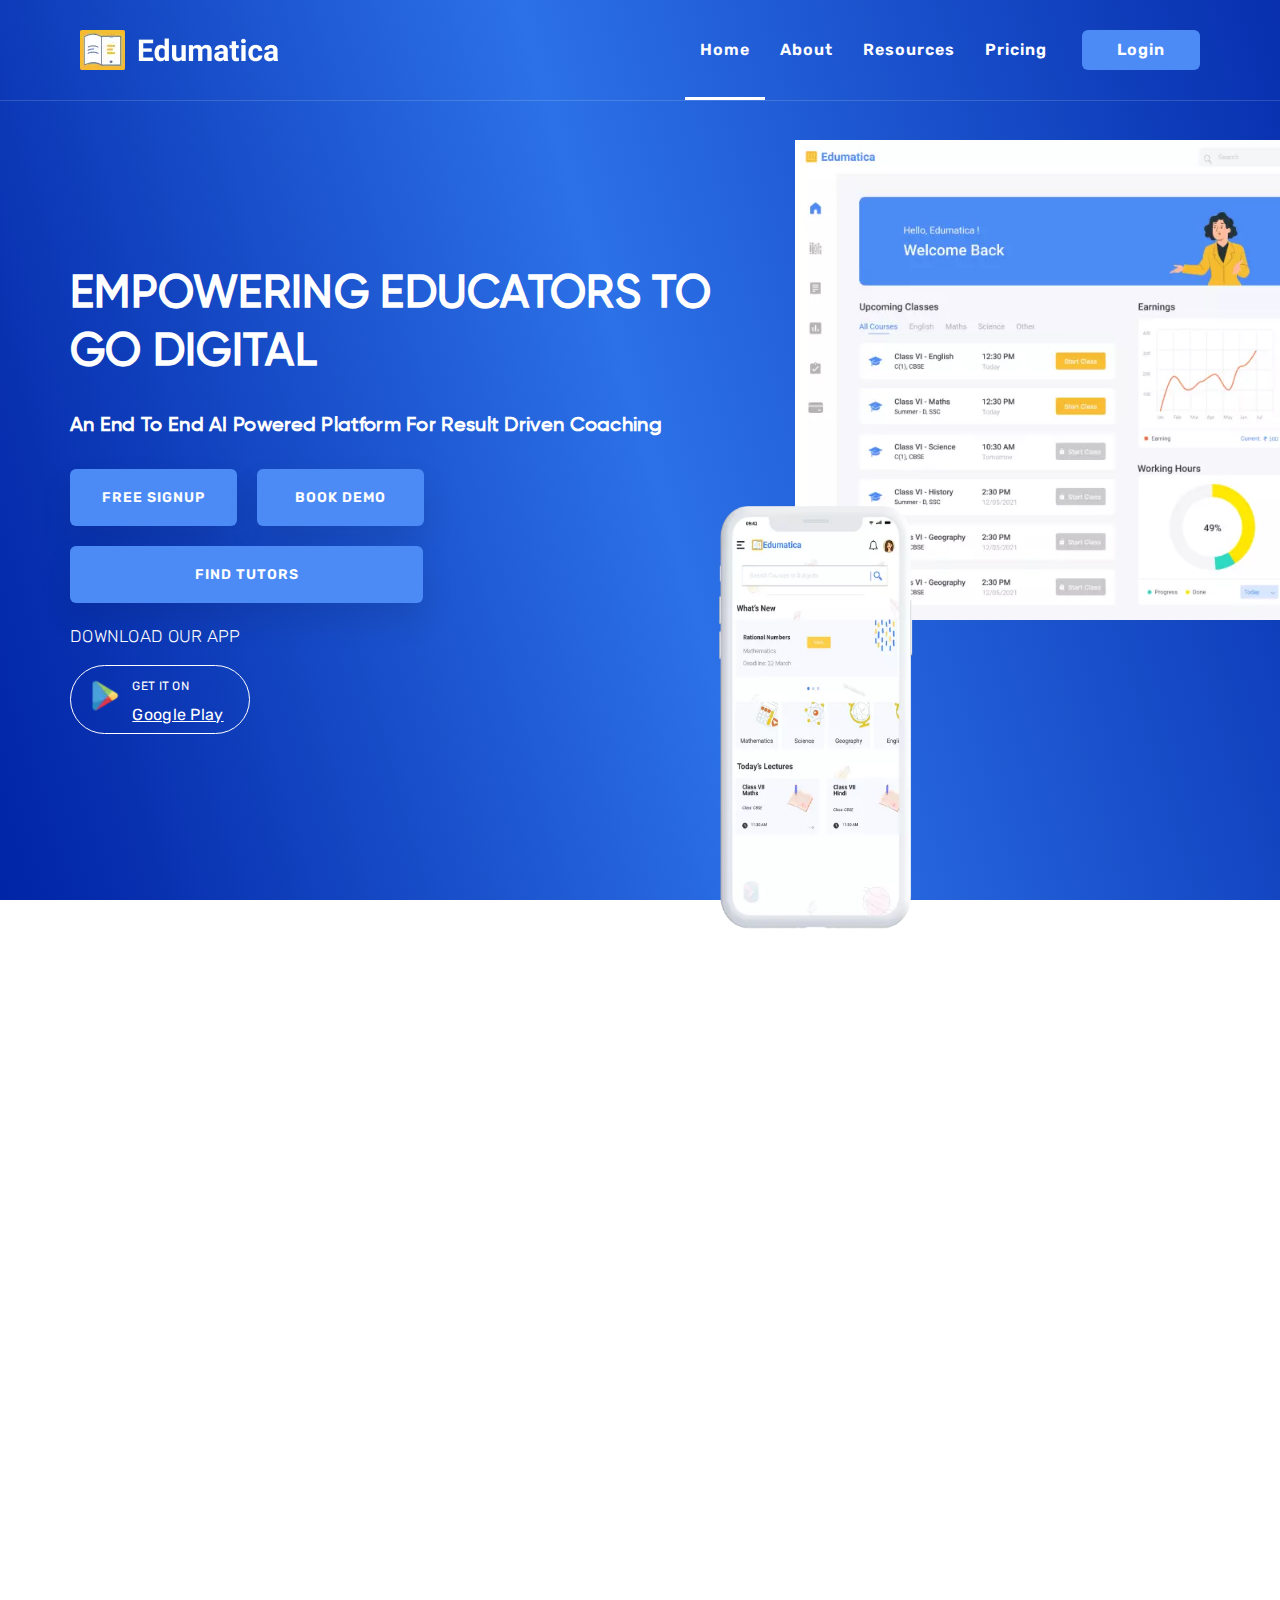
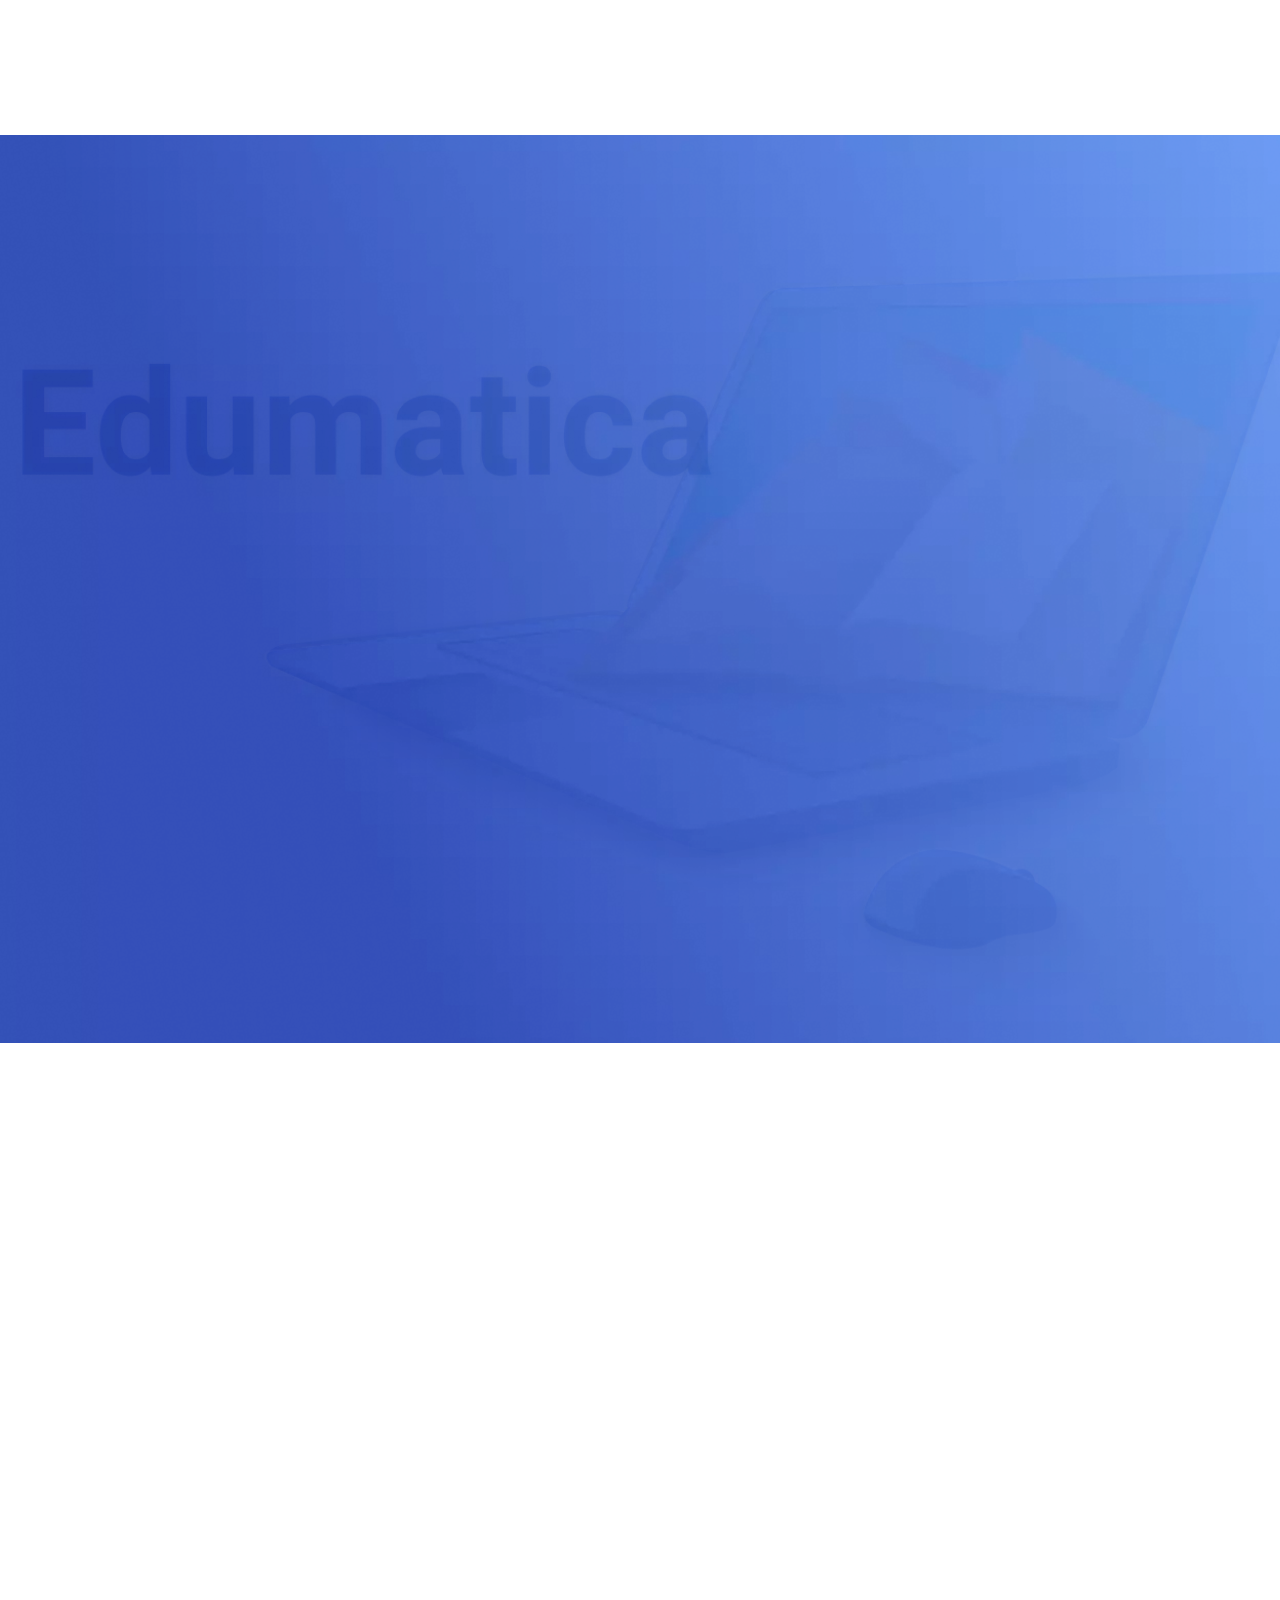
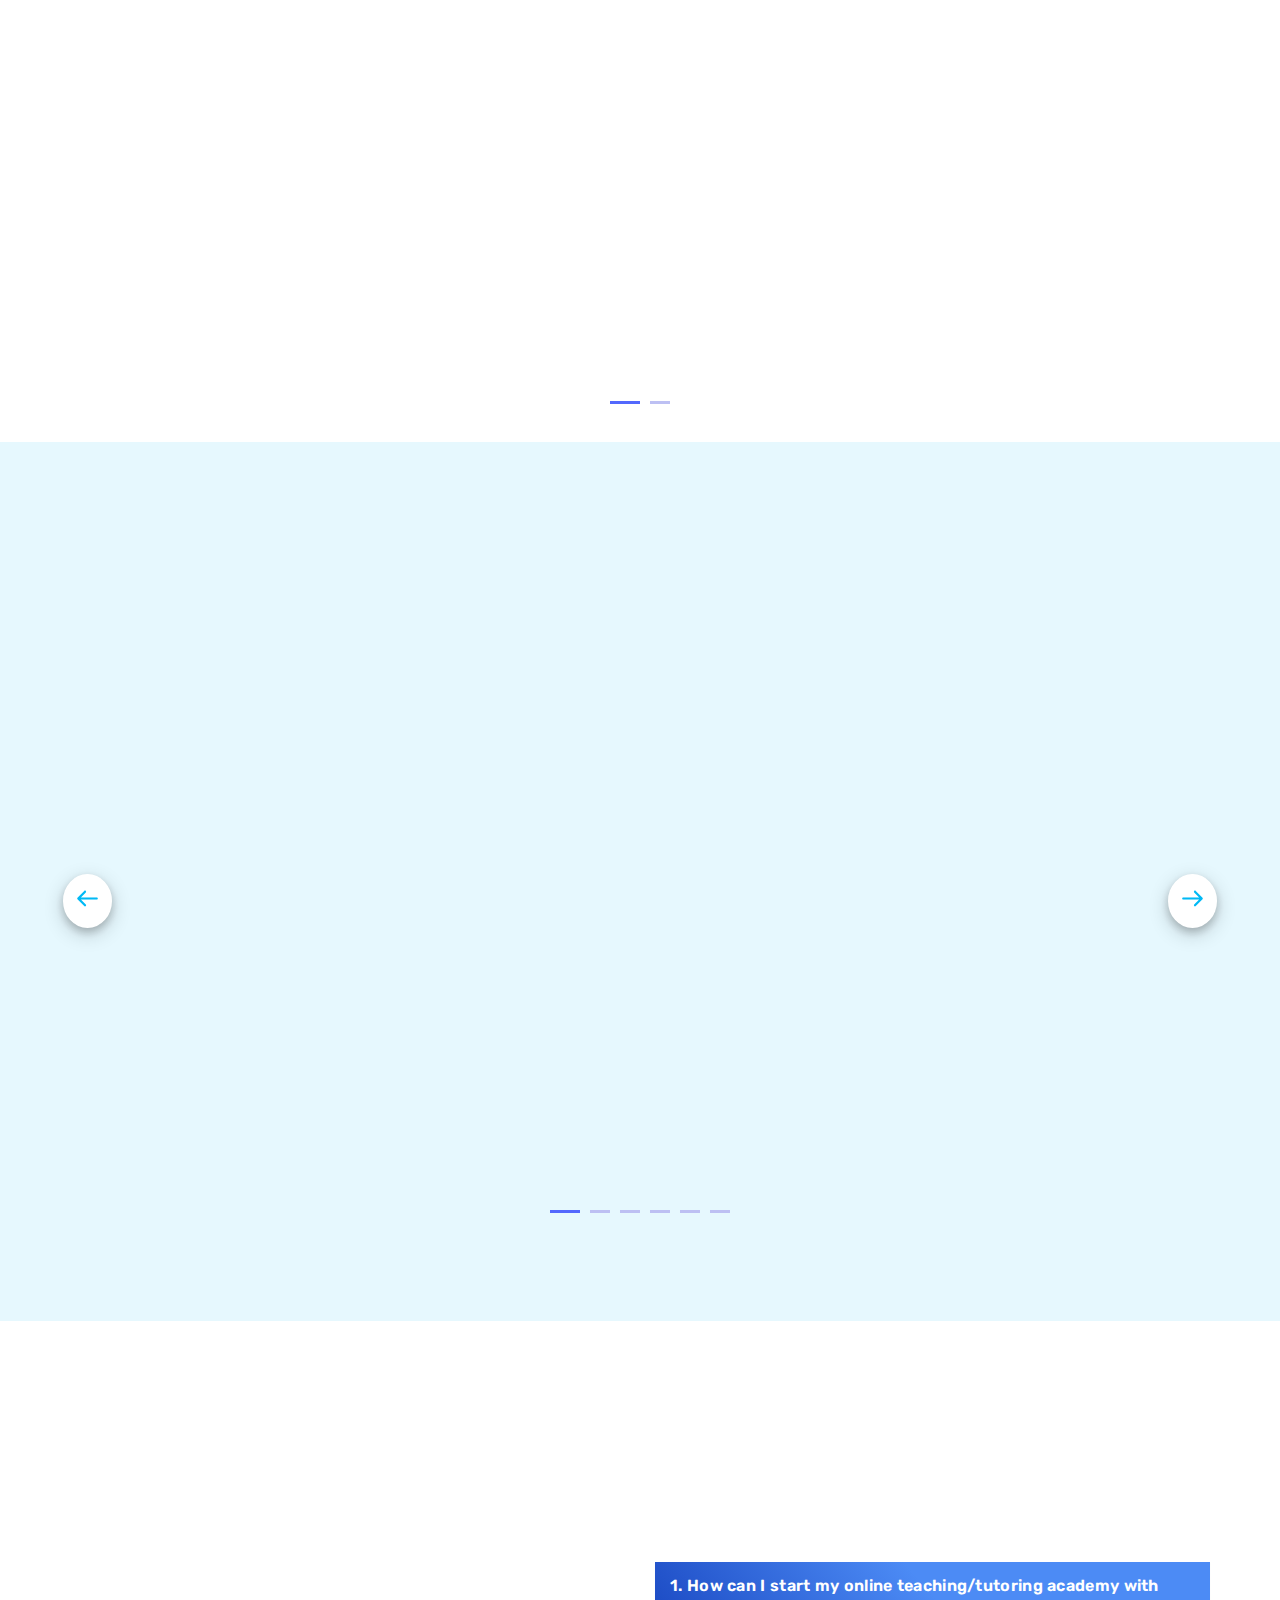
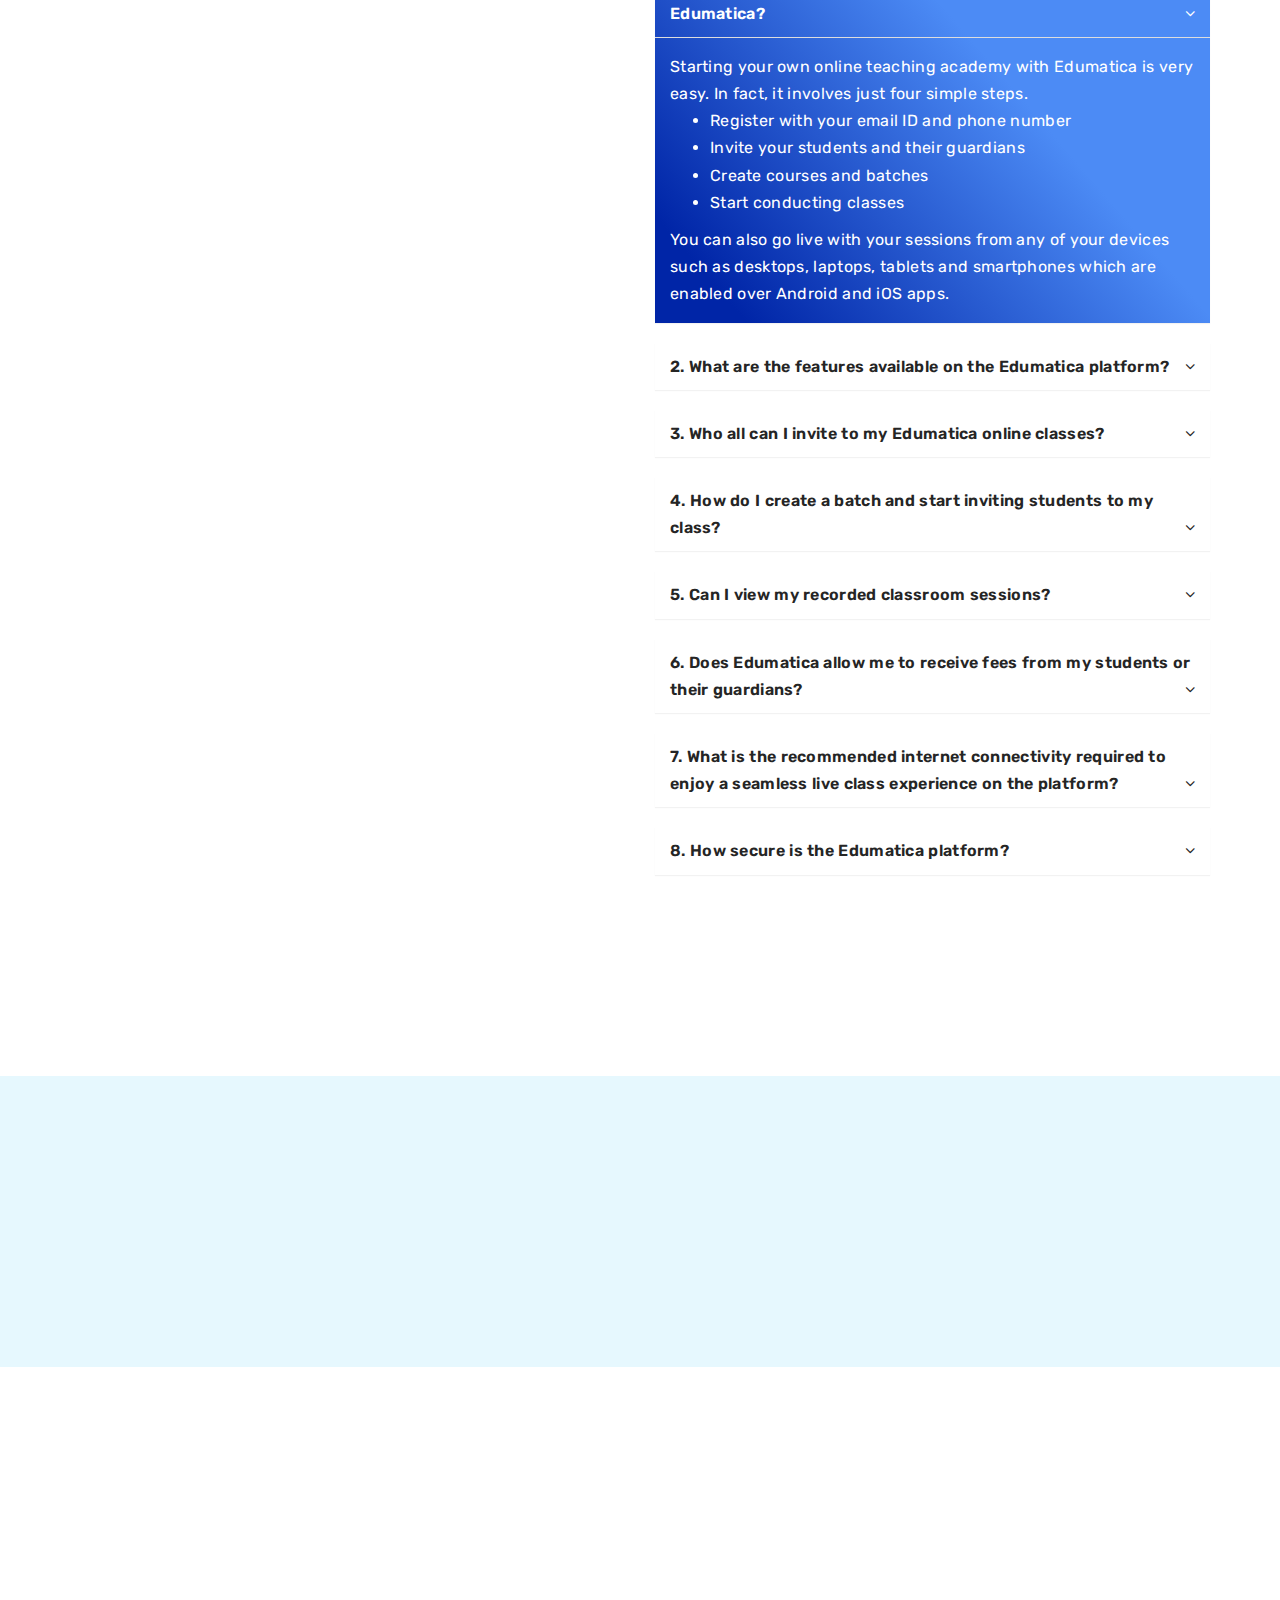
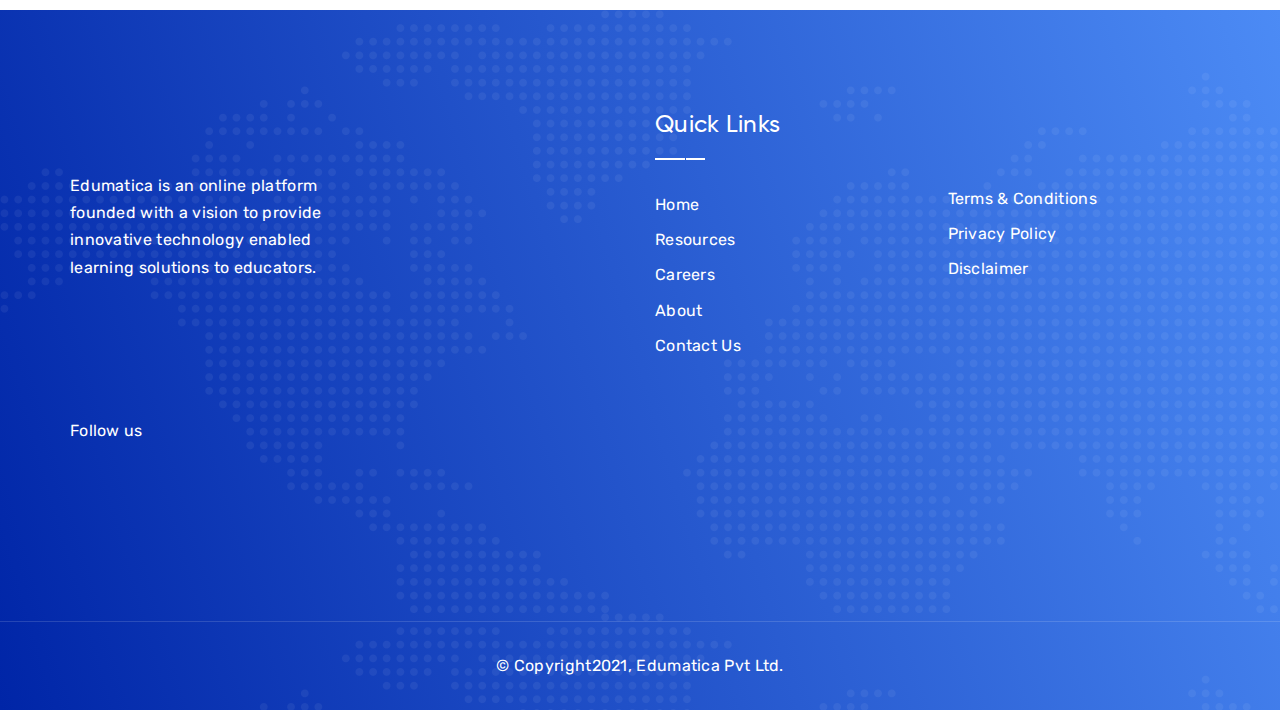
<file: index.html>
<!DOCTYPE html>
<html class="no-js" lang="zxx">
  <head>
    <!--====== USEFULL META ======-->
    <meta charset="UTF-8" />
    <meta http-equiv="X-UA-Compatible" content="IE=edge" />
    <meta name="viewport" content="width=device-width, initial-scale=1" />
    <meta
      name="description"
      content="Edumatica is the leading and most reliable AI powered online teaching app. Our user friendly interface makes the online classes easy. Register for your online class"
    />
    <meta
      name="keywords"
      content="Conduct online live classes, online teaching software, Coaching institute software, online tutoring software, teach online, conduct test online"
    />

    <!--====== TITLE TAG ======-->
    <title>Edumatica: AI Powered Online Teaching App | Online Class</title>

    <!--====== FAVICON ICON =======-->
    <link rel="shortcut icon" type="image/ico" href="assets/img/favicon.png" />

    <!--====== STYLESHEETS ======-->
    <link href="assets/css/plugins.min.css" rel="stylesheet" />
    <link href="assets/css/icons.min.css" rel="stylesheet" />
    <link href="assets/css/typography.min.css" rel="stylesheet" />
    <link href="assets/css/header.min.css" rel="stylesheet" />
    <link href="assets/css/footer.min.css" rel="stylesheet" />

    <!--====== MAIN STYLESHEETS ======-->
    <link href="style.css" rel="stylesheet" />
    <link href="assets/css/responsive.min.css" rel="stylesheet" />

    <script src="assets/js/vendor/modernizr-2.8.3.min.js" async></script>

    <!-- Global site tag (gtag.js) - Google Analytics -->
    <script
      async
      src="https://www.googletagmanager.com/gtag/js?id=G-WNGN1HHX3Q"
    ></script>
    <script>
      window.dataLayer = window.dataLayer || [];
      function gtag() {
        dataLayer.push(arguments);
      }
      gtag('js', new Date());

      gtag('config', 'G-WNGN1HHX3Q');
    </script>
    <script
      src="//rum-static.pingdom.net/pa-615fd7329034fb00110000e9.js"
      async
    ></script>

    <!--[if lt IE 9]>
      <script src="//oss.maxcdn.com/html5shiv/3.7.2/html5shiv.min.js"></script>
      <script src="//oss.maxcdn.com/respond/1.4.2/respond.min.js"></script>
    <![endif]-->
  </head>

  <body
    class="overflow-xhidden home-three"
    data-spy="scroll"
    data-target=".mainmenu-area"
    data-offset="90"
  >
    <!--[if lt IE 8]>
      <p class="browserupgrade">
        You are using an <strong>outdated</strong> browser. Please
        <a href="http://browsehappy.com/">upgrade your browser</a> to improve
        your experience.
      </p>
    <![endif]-->

    <!--- PRELOADER -->
    <!-- <div class="preeloader">
      <div class="preloader-spinner"></div>
    </div> -->

    <!-- Appeasing Crete react app -->
    <div id="root"></div>

    <!--SCROLL TO TOP-->
    <a href="#scroolup" class="scrolltotop"
      ><i class="fa fa-long-arrow-up"></i
    ></a>

    <!--START TOP AREA-->
    <header class="top-area" id="home">
      <div class="header-top-area" id="scroolup">
        <!--MAINMENU AREA-->
        <div class="mainmenu-area" id="mainmenu-area">
          <div class="mainmenu-area-bg"></div>
          <nav class="navbar">
            <div class="container">
              <div class="row">
                <div class="col-md-12 flex-v-center">
                  <div class="navbar-header">
                    <a href="index.html" class="custom-logo-link default-logo"
                      ><img src="assets/img/edumatica.webp" alt="logo"
                    /></a>
                    <a href="index.html" class="custom-logo-link sticky-logo"
                      ><img src="assets/img/edumaticaBlue.webp" alt="logo"
                    /></a>
                  </div>
                  <svg
                    class="ham hamRotate ham8"
                    viewBox="0 0 100 100"
                    width="50"
                  >
                    <path
                      class="line top"
                      d="m 30,33 h 40 c 3.722839,0 7.5,3.126468 7.5,8.578427 0,5.451959 -2.727029,8.421573 -7.5,8.421573 h -20"
                    />
                    <path class="line middle" d="m 30,50 h 40" />
                    <path
                      class="line bottom"
                      d="m 70,67 h -40 c 0,0 -7.5,-0.802118 -7.5,-8.365747 0,-7.563629 7.5,-8.634253 7.5,-8.634253 h 20"
                    />
                  </svg>
                  <div id="main-nav" class="stellarnav">
                    <ul id="nav" class="nav navbar-nav pull-right">
                      <li class="active"><a href="index.html">Home</a></li>
                      <li><a href="about.html">About</a></li>
                      <li><a href="resources.html">Resources</a></li>
                      <li><a href="#pricing">Pricing</a></li>
                      <li>
                        <a
                          onclick="redirectToLogin('','')"
                          class="loginBtn smallLogin"
                          >Login</a
                        >
                      </li>
                    </ul>
                  </div>
                </div>
              </div>
            </div>
          </nav>
        </div>
        <!--END MAINMENU AREA END-->
      </div>
    </header>
    <!--END TOP AREA-->

    <!--WELCOME TEXT AREA-->
    <div class="welcome-text-area font16 white">
      <div class="area-bg"></div>
      <div class="welcome-area section-padding">
        <div class="container">
          <div class="row flex-v-center">
            <div class="col-md-7 col-lg-7 col-sm-12 col-xs-12">
              <div class="welcome-text">
                <h1 class="wow fadeInUp resSize" data-wow-delay="0.6s">
                  EMPOWERING EDUCATORS TO GO DIGITAL
                </h1>
                <h3 class="wow fadeInUp resSize2" data-wow-delay="0.9s">
                  An End To End AI Powered Platform For Result Driven Coaching
                </h3>
                <div
                  class="homebutn mt30 xs-mt20 wow fadeInUp"
                  data-wow-delay="1.2s"
                >
                  <a class="xs-mb10 btwidth2" onclick="redirectToReg('','')"
                    >FREE SIGNUP</a
                  >
                  <a class="btwidth2" href="bookdemo.html">BOOK DEMO</a>
                </div>
                <div
                  class="homebutn mt20 xs-mt10 wow fadeInUp"
                  data-wow-delay="1.2s"
                >
                  <a class="xs-mb20 btwidth3" onclick="toEdumaticamarketplace()"
                    >FIND TUTORS</a
                  >
                </div>
                <div class="mt20 xs-mt10 wow fadeInUp" data-wow-delay="1.2s">
                  <p style="font-size: 17px; font-weight: 200" class="resSize3">
                    DOWNLOAD OUR APP
                  </p>
                  <div
                    style="margin-top: 15px; cursor: pointer"
                    class="playBtn"
                    onclick="playstoreRed()"
                  >
                    <p class="res11">
                      <img
                        style="
                          margin-left: 5px;
                          width: 50px;
                          max-width: 200%;
                          text-align: center;
                        "
                        data-src="assets/img/playStore.webp"
                      />
                    </p>
                    <p class="res11">
                      <span style="font-size: 12px">GET IT ON</span>
                      <br
                        style="
                          display: block;
                          margin-top: 0px;
                          line-height: 2px;
                        "
                      />
                      <span style="text-decoration: underline"
                        >Google Play</span
                      >
                    </p>
                  </div>
                </div>
              </div>
            </div>
          </div>
        </div>
        <div class="welcome-layer-2 hidden-sm hidden-xs">
          <div class="home2-layer-1 wow fadeInRight" data-wow-delay="0.5s">
            <img data-src="assets/img/home/dashwebpage.webp" alt="" />
          </div>
          <div class="home2-layer-2 wow fadeInUp" data-wow-delay="1s">
            <img class="dashmob" data-src="assets/img/home/dashmobile.webp" />
          </div>
        </div>
      </div>
    </div>
    <!--WELCOME TEXT AREA END-->

    <!--ABOUT AREA-->
    <section class="about-area section-padding" id="about">
      <div class="container">
        <div class="row">
          <div class="col-md-7 col-lg-7 col-sm-12 col-xs-12">
            <div
              class="area-image-content sm-mb50 xs-mb50 wow fadeInRight"
              data-wow-delay="0.3s"
            >
              <img data-src="assets/img/about/simpleStep.webp" alt="" />
            </div>
          </div>
          <div class="col-md-5 col-lg-5 col-sm-12 col-xs-12">
            <div class="area-content">
              <h3 class="wow fadeInRight fontset" data-wow-delay="0.3s">
                Start Your Online Classes In 4 Simple Steps
              </h3>
              <div
                class="text-icon-box about-process-box wow fadeInUp mb40"
                data-wow-delay="0.3s"
              >
                <div class="box-icon">
                  <img data-src="assets/img/home/signup.webp" alt="" />
                </div>
                <h4 class="font20 colorBlue">Sign Up</h4>
                <p>
                  Enter your email ID and your phone number to register for
                  free.
                </p>
              </div>
              <div
                class="
                  text-icon-box
                  about-process-box
                  wow
                  fadeInUp
                  mb40
                  hidden-md
                "
                data-wow-delay="0.6s"
              >
                <div class="box-icon">
                  <img data-src="assets/img/home/addstud.svg" />
                </div>
                <h4 class="font20 colorBlue">Add Students</h4>
                <p>
                  Add your students and their guardians for auto- invitation to
                  create their free account.
                </p>
              </div>
              <div
                class="
                  text-icon-box
                  about-process-box
                  wow
                  fadeInUp
                  mb40
                  hidden-md
                "
                data-wow-delay="0.9s"
              >
                <div class="box-icon">
                  <img data-src="assets/img/home/createbatch.webp" alt="" />
                </div>
                <h4 class="font20 colorBlue">Create Courses/Batches</h4>
                <p>
                  Segregate your students into batches, create and maintain
                  batch-wise timetables.
                </p>
              </div>
              <div
                class="text-icon-box about-process-box wow fadeInUp"
                data-wow-delay="1.2s"
              >
                <div class="box-icon">
                  <img data-src="assets/img/home/golive.svg" alt="" />
                </div>
                <h4 class="font20 colorBlue">Go Live</h4>
                <p>
                  Conduct unlimited sessions. Record your live classes and share
                  with students.
                </p>
              </div>
            </div>
          </div>
        </div>
      </div>
    </section>
    <!--ABOUT AREA END-->

    <!--VIDEO PROMO AREA-->
    <section class="video-promo-area section-padding white" id="video">
      <div class="area-bg"></div>
      <div class="container">
        <div class="row">
          <div
            class="
              col-md-8
              col-md-offset-2
              col-lg-8
              col-lg-offset-2
              col-sm-12
              col-xs-12
            "
          >
            <div class="area-content center wow fadeInUp">
              <div style="margin-top: 250px" class="video-button mb40">
                <button onclick="openDemoFullscreen()">
                  <i class="fa fa-play"></i>
                </button>
              </div>
              <h3>View Demo</h3>
              <p>
                Experience online coaching journey with Edumatica. You can view
                how Edumatica is designed for ultimate online classroom
                experience. Gear up to bring in total digital transformation to
                your coaching.
              </p>
              <div
                class="home-button mt40 xs-mt40 wow fadeInUp"
                data-wow-delay="0.3s"
              >
                <a class="xs-mb20 btwidth" onclick="openDemoFullscreen()"
                  >Play Video</a
                >
              </div>
              <iframe
                loading="lazy"
                width="100%"
                frameborder="0"
                data-src="https://www.youtube.com/embed/PfwU7Q3IwE4?enablejsapi=1"
                id="mydemovideo"
                class="nosee"
              ></iframe>
            </div>
          </div>
        </div>
      </div>
    </section>
    <!--VIDEO PROMO AREA END-->

    <!--ABOUT AREA-->
    <section class="about-area" id="offering">
      <div class="container" style="padding-bottom: 30px">
        <div class="row">
          <div class="col-md-12 col-lg-12 col-sm-12 col-xs-12">
            <div class="area-content wow">
              <h3
                class="wow fadeInRight fontset lessmargin"
                data-wow-delay="0.1s"
              >
                Our Platform Offering
              </h3>
            </div>
          </div>
          <div class="col-md-12 col-lg-12 col-sm-12 col-xs-12">
            <div class="testmonial-slider2">
              <div
                class="
                  single-process-box-off
                  text-icon-box
                  mb50
                  mt40
                  wow
                  fadeInLeft
                  setColorbl
                "
                data-wow-delay="0.3s"
              >
                <div class="row">
                  <div
                    class="col-md-12 col-lg-12 col-sm-12 col-xs-12 offeringcyan"
                  >
                    <div class="center toppro">
                      <h3 class="bluColor">For Individual Tutors</h3>
                    </div>
                    <div class="flexCenter">
                      <div class="shadowBoxL">
                        <div class="col-md-12 col-lg-12 col-sm-12 col-xs-12">
                          <img
                            class="product-filter-right imgSize"
                            style="
                              height: 50px;
                              margin-top: 5px;
                              margin-bottom: 0px;
                            "
                            data-src="assets/img/zeoop.webp"
                            alt=""
                          />
                        </div>
                        <div class="col-md-12 col-lg-12 col-sm-12 col-xs-12">
                          <div class="headText">
                            <h6>Zero <br />Operating<br />Expense</h6>
                          </div>
                        </div>
                      </div>
                      <div class="shadowBoxM">
                        <div class="col-md-12 col-lg-12 col-sm-12 col-xs-12">
                          <img
                            class="product-filter-right imgSize"
                            data-src="assets/img/proClass.webp"
                            alt=""
                          />
                        </div>
                        <div class="col-md-12 col-lg-12 col-sm-12 col-xs-12">
                          <div class="headText">
                            <h6>Better<br />Classroom<br />Communication</h6>
                          </div>
                        </div>
                      </div>
                      <div class="shadowBoxR">
                        <div class="col-md-12 col-lg-12 col-sm-12 col-xs-12">
                          <img
                            class="product-filter-right imgSize"
                            data-src="assets/img/indiatt.webp"
                            alt=""
                          />
                        </div>
                        <div class="col-md-12 col-lg-12 col-sm-12 col-xs-12">
                          <div class="headText">
                            <h6>Optimized<br />Individual<br />Attention</h6>
                          </div>
                        </div>
                      </div>
                    </div>
                  </div>
                  <div class="col-md-12 col-lg-12 col-sm-12 col-xs-12 probg">
                    <div class="bulletPoint">
                      <ul class="cusUl">
                        <li class="marli">
                          <span>No real estate required</span>
                        </li>
                        <li class="marli">
                          <span
                            >Eliminate complex and expensive audio & video
                            solutions</span
                          >
                        </li>
                        <li class="marli">
                          <span
                            >No more unorganized sharing of study materials both
                            offline and online</span
                          >
                        </li>
                        <li class="marli">
                          <span
                            >Better communication between tutors, students and
                            guardians</span
                          >
                        </li>
                        <li class="marli">
                          <span
                            >Tutors can provide Individual attention to students
                          </span>
                        </li>
                      </ul>
                    </div>
                  </div>
                </div>
              </div>
              <div
                class="
                  single-process-box-off
                  text-icon-box
                  mb50
                  mt40
                  wow
                  fadeInLeft
                  setColorbl
                "
                data-wow-delay="0.3s"
              >
                <div class="row">
                  <div
                    class="col-md-12 col-lg-12 col-sm-12 col-xs-12 offeringcyan"
                  >
                    <div class="center toppro">
                      <h3 class="bluColor">For Coaching Institutes</h3>
                    </div>
                    <div class="flexCenter">
                      <div class="shadowBoxL">
                        <div class="col-md-12 col-lg-12 col-sm-12 col-xs-12">
                          <img
                            class="product-filter-right imgSize"
                            style="
                              height: 50px;
                              margin-top: 5px;
                              margin-bottom: 0px;
                            "
                            data-src="assets/img/global.png"
                            alt=""
                          />
                        </div>
                        <div class="col-md-12 col-lg-12 col-sm-12 col-xs-12">
                          <div class="headText">
                            <h6>Access to<br />Global<br />Expansion</h6>
                          </div>
                        </div>
                      </div>
                      <div class="shadowBoxM">
                        <div class="col-md-12 col-lg-12 col-sm-12 col-xs-12">
                          <img
                            class="product-filter-right imgSize"
                            style="
                              height: 50px;
                              margin-top: 5px;
                              margin-bottom: 5px;
                            "
                            data-src="assets/img/classinfra.webp"
                            alt=""
                          />
                        </div>
                        <div class="col-md-12 col-lg-12 col-sm-12 col-xs-12">
                          <div class="headText">
                            <h6>
                              Zero Investment<br />On Classroom
                              <br />Infrastructure
                            </h6>
                          </div>
                        </div>
                      </div>
                      <div class="shadowBoxR">
                        <div class="col-md-12 col-lg-12 col-sm-12 col-xs-12">
                          <img
                            class="product-filter-right imgSize"
                            style="
                              height: 50px;
                              margin-top: 5px;
                              margin-bottom: 0px;
                            "
                            data-src="assets/img/seamlespay.webp"
                            alt=""
                          />
                        </div>
                        <div class="col-md-12 col-lg-12 col-sm-12 col-xs-12">
                          <div class="headText">
                            <h6>Seamless<br />Payment<br />Management</h6>
                          </div>
                        </div>
                      </div>
                    </div>
                  </div>
                  <div class="col-md-12 col-lg-12 col-sm-12 col-xs-12 probg">
                    <div class="bulletPoint">
                      <ul class="cusUl">
                        <li class="marli">
                          <span
                            >Zero investment on classroom real estate and
                            infrastructure</span
                          >
                        </li>
                        <li class="marli">
                          <span
                            >Seamless process of fees collection and automated
                            payment alerts, reminders to students &
                            guardians</span
                          >
                        </li>
                        <li class="marli">
                          <span
                            >Global expansion and diversification are possible
                            now</span
                          >
                        </li>
                        <li class="marli">
                          <span
                            >Adding new batches, tutors and conducting sessions
                            are just a click away</span
                          >
                        </li>
                        <li class="marli">
                          <span
                            >Streamlined communication between institute,
                            students and guardians</span
                          >
                        </li>
                      </ul>
                    </div>
                  </div>
                </div>
              </div>
              <div
                class="
                  single-process-box-off
                  text-icon-box
                  mb50
                  mt40
                  wow
                  fadeInLeft
                  setColorbl
                "
                data-wow-delay="0.3s"
              >
                <div class="row">
                  <div
                    class="col-md-12 col-lg-12 col-sm-12 col-xs-12 offeringcyan"
                  >
                    <div class="center toppro">
                      <h3 class="bluColor">For Schools</h3>
                    </div>
                    <div class="flexCenter">
                      <div class="shadowBoxL">
                        <div class="col-md-12 col-lg-12 col-sm-12 col-xs-12">
                          <img
                            class="product-filter-right imgSize"
                            style="
                              height: 50px;
                              margin-top: 10px;
                              margin-bottom: 5px;
                            "
                            data-src="assets/img/datadriv.webp"
                            alt=""
                          />
                        </div>
                        <div class="col-md-12 col-lg-12 col-sm-12 col-xs-12">
                          <div class="headText">
                            <h6>Data-driven<br />Approach to<br />Education</h6>
                          </div>
                        </div>
                      </div>
                      <div class="shadowBoxM">
                        <div class="col-md-12 col-lg-12 col-sm-12 col-xs-12">
                          <img
                            class="product-filter-right imgSize"
                            style="
                              height: 50px;
                              margin-top: 10px;
                              margin-bottom: 5px;
                            "
                            data-src="assets/img/future.webp"
                            alt=""
                          />
                        </div>
                        <div class="col-md-12 col-lg-12 col-sm-12 col-xs-12">
                          <div class="headText">
                            <h6>Future-proof<br />Classroom<br />Ecosystem</h6>
                          </div>
                        </div>
                      </div>
                      <div class="shadowBoxR">
                        <div class="col-md-12 col-lg-12 col-sm-12 col-xs-12">
                          <img
                            class="product-filter-right imgSize"
                            style="
                              height: 50px;
                              margin-top: 10px;
                              margin-bottom: 5px;
                            "
                            data-src="assets/img/ai.webp"
                            alt=""
                          />
                        </div>
                        <div class="col-md-12 col-lg-12 col-sm-12 col-xs-12">
                          <div class="headText">
                            <h6>AI-powered<br />Automated<br />Attendance</h6>
                          </div>
                        </div>
                      </div>
                    </div>
                  </div>
                  <div class="col-md-12 col-lg-12 col-sm-12 col-xs-12 probg">
                    <div class="bulletPoint">
                      <ul class="cusUl">
                        <li class="marli">
                          <span
                            >Experience distraction-free learning
                            environment</span
                          >
                        </li>
                        <li class="marli">
                          <span
                            >Students no longer have to commute but learn from
                            the comfort of their home</span
                          >
                        </li>
                        <li class="marli">
                          <span
                            >Immediate access to notes, study and reference
                            materials</span
                          >
                        </li>
                        <li class="marli">
                          <span
                            >Class assessment through data analytics and charts
                            of academic performance</span
                          >
                        </li>
                      </ul>
                    </div>
                  </div>
                </div>
              </div>
            </div>
          </div>
        </div>
      </div>
    </section>
    <!--ABOUT AREA END-->

    <!--PROCESS AREA-->
    <section class="testmonial-area section-padding cyanbg fix" id="process">
      <div class="testmonial-layers">
        <div
          class="testmonial-layer-1"
          data-parallax='{"y": 200, "smoothness": 100}'
        >
          <img data-src="assets/img/bg-layers/layers-1.webp" alt="" />
        </div>
        <div class="testmonial-layer-2" data-parallax='{"x": 80}'>
          <img data-src="assets/img/bg-layers/layers-2.webp" alt="" />
        </div>
        <div
          class="testmonial-layer-3"
          data-parallax='{"x": -200, "smoothness": 100}'
        >
          <img data-src="assets/img/bg-layers/layers-3.webp" alt="" />
        </div>
      </div>
      <div class="container">
        <div class="row" style="margin-bottom: 50px">
          <div class="col-md-12 col-lg-12 col-sm-12 col-xs-12">
            <div class="area-content wow">
              <h3 class="wow fadeInRight fontset" data-wow-delay="0.1s">
                Powerhouse of Features
              </h3>
            </div>
          </div>
        </div>
        <div class="row">
          <div class="col-md-12">
            <div class="testmonial-slider" style="padding: 0px 25px">
              <div
                class="
                  single-process-box-two
                  text-icon-box
                  mb50
                  mt40
                  wow
                  fadeInLeft
                "
                data-wow-delay="0.3s"
              >
                <div class="process-icon-two">
                  <img
                    class="bullets7"
                    data-src="assets/img/smartcolob.webp"
                    alt=""
                  />
                </div>
                <h3 class="smallBreak">Smart Collaboration Ecosystem</h3>
                <div class="horC">
                  <p>
                    Built to accommodate low bandwidth, now have uninterrupted
                    sessions with optimum video and voice clarity at all times.
                  </p>
                </div>
              </div>
              <div
                class="
                  single-process-box-two
                  text-icon-box
                  mb50
                  mt40
                  wow
                  fadeInLeft
                "
                data-wow-delay="0.3s"
              >
                <div class="process-icon-two">
                  <img
                    class="bullets5"
                    data-src="assets/img/documentsharing.webp"
                    alt=""
                  />
                </div>
                <h3 class="smallBreak">Smart Content<br />Sharing</h3>
                <div class="horC">
                  <p>
                    Sharing references, study materials, course content,
                    assignments and more is just a simple click away.
                  </p>
                </div>
              </div>
              <div
                class="
                  single-process-box-two
                  text-icon-box
                  mb50
                  mt40
                  wow
                  fadeInLeft
                "
                data-wow-delay="0.3s"
              >
                <div class="process-icon-two">
                  <img
                    class="bullets5"
                    data-src="assets/img/home/assi.webp"
                    alt=""
                  />
                </div>
                <h3 class="smallBreak">Smart Assessment Management</h3>
                <div class="horC">
                  <p>
                    Conduct instant online assessment across subjects and topics
                    from our inbuilt question bank. Share real time feedback
                    with guardians and much more.
                  </p>
                </div>
              </div>
              <div
                class="
                  single-process-box-two
                  text-icon-box
                  mb50
                  mt40
                  wow
                  fadeInLeft
                "
                data-wow-delay="0.3s"
              >
                <div class="process-icon-two">
                  <img
                    class="bullets5"
                    data-src="assets/img/home/attendence.webp"
                    alt=""
                  />
                </div>
                <h3 class="smallBreak">Smart Attendance Management</h3>
                <div class="horC">
                  <p>
                    Let Edumatica mark student attendance automatically while
                    you can focus on conducting your classes.
                  </p>
                </div>
              </div>
              <div
                class="
                  single-process-box-two
                  text-icon-box
                  mb50
                  mt40
                  wow
                  fadeInLeft
                "
                data-wow-delay="0.3s"
              >
                <div class="process-icon-two">
                  <img
                    class="bullets6"
                    data-src="assets/img/home/payment.webp"
                    alt=""
                  />
                </div>
                <h3 class="smallBreak">Smart Payment Management</h3>
                <div class="horC">
                  <p>
                    Say goodbye to the offline payment. With an automated
                    payment system, you can send alerts, reminders and collect
                    payments easily through diverse online payment methods.
                  </p>
                </div>
              </div>
              <div
                class="
                  single-process-box-two
                  text-icon-box
                  mb50
                  mt40
                  wow
                  fadeInLeft
                "
                data-wow-delay="0.3s"
              >
                <div class="process-icon-two">
                  <img
                    class="bullets7"
                    data-src="assets/img/etes.webp"
                    alt=""
                  />
                </div>
                <h3 class="smallBreak">End-To-End Student Management</h3>
                <div class="horC">
                  <p>
                    Know your students individually through custom performance
                    insights. Make way for personalized learning outcomes.
                  </p>
                </div>
              </div>
            </div>
          </div>
        </div>
      </div>
    </section>
    <!--PROCESS AREA END-->

    <!--FAQS AREA-->
    <section class="faqs-area padding-top" id="faqs">
      <div class="container">
        <div class="row">
          <div
            class="col-md-12 col-lg-12 col-sm-12 col-xs-12"
            style="margin-bottom: 50px"
          >
            <div class="area-content wow">
              <h3
                class="wow fadeInRight fontset marSmall"
                data-wow-delay="0.1s"
              >
                Frequently Asked Questions
              </h3>
            </div>
          </div>
          <div class="col-md-6 col-lg-6 col-xs-12">
            <div class="area-image-content hidden-sm hidden-xs">
              <div
                class="faqs-mockup-1"
                data-parallax='{"y": 150, "smoothness": 100}'
              >
                <img data-src="assets/img/faqs/faq.webp" alt="" />
              </div>
              <!-- <div class="faqs-mockup-2"><img src="assets/img/faqs/faqs-question.png" alt=""></div> -->
            </div>
          </div>
          <div class="col-md-6 col-lg-6 col-xs-12">
            <div class="area-content sm-mb80 xs-mb50">
              <div
                class="panel-group sm-mt50 xs-mt50 bottomMargin"
                id="accordion-main"
              >
                <!-- start tab content -->
                <div class="panel panel-default active">
                  <div class="panel-heading">
                    <a
                      class="accordion-toggle"
                      data-toggle="collapse"
                      data-parent="#accordion-main"
                      href="#collapseOne"
                    >
                      <div class="panel-title">
                        <span>1.</span>
                        <span
                          >How can I start my online teaching/tutoring academy
                          with Edumatica?</span
                        >
                        <i class="pull-right fa fa-angle-down"></i>
                      </div>
                    </a>
                  </div>
                  <div id="collapseOne" class="panel-collapse collapse in">
                    <div class="panel-body">
                      Starting your own online teaching academy with Edumatica
                      is very easy. In fact, it involves just four simple steps.
                      <ul>
                        <li>Register with your email ID and phone number</li>
                        <li>Invite your students and their guardians</li>
                        <li>Create courses and batches</li>
                        <li>Start conducting classes</li>
                      </ul>
                      You can also go live with your sessions from any of your
                      devices such as desktops, laptops, tablets and smartphones
                      which are enabled over Android and iOS apps.
                    </div>
                  </div>
                </div>
                <!-- end tab content -->

                <!-- start tab content -->
                <div class="panel panel-default">
                  <div class="panel-heading">
                    <a
                      class="accordion-toggle"
                      data-toggle="collapse"
                      data-parent="#accordion-main"
                      href="#collapseTwo"
                    >
                      <div class="panel-title">
                        <span>2.</span>
                        <span
                          >What are the features available on the Edumatica
                          platform?</span
                        >
                        <i class="pull-right fa fa-angle-down"></i>
                      </div>
                    </a>
                  </div>
                  <div id="collapseTwo" class="panel-collapse collapse">
                    <div class="panel-body">
                      Edumatica offers a host of features and modules designed
                      to make your tutoring process simple. To give you a quick
                      idea, here are the features:
                      <ul>
                        <li>
                          Smart Collaboration Ecosystem, where you can conduct
                          classes even in low bandwidth, record classes, share a
                          virtual whiteboard and do more
                        </li>
                        <li>
                          Smart Assessment Management, where you can conduct
                          quick assessments across topics and subjects by
                          pulling questions from our preloaded question banks
                        </li>
                        <li>
                          Smart Content Sharing, where you can share course
                          materials and even multimedia files
                        </li>
                        <li>
                          Smart Attendance Management, where our AI-driven
                          systems automatically mark attendance based on
                          students’ screen time and attention spans
                        </li>
                        <li>
                          Smart Payment Management, where you can streamline
                          fees collection for your students and send alerts and
                          reminders
                        </li>
                        <li>
                          End-to-end student management, where you can assess
                          the performance of your students (collectively and
                          individually), involve guardians, share reports and
                          more
                        </li>
                      </ul>
                    </div>
                  </div>
                </div>
                <!-- end tab content -->

                <!-- start tab content -->
                <div class="panel panel-default">
                  <div class="panel-heading">
                    <a
                      class="accordion-toggle"
                      data-toggle="collapse"
                      data-parent="#accordion-main"
                      href="#collapseThree"
                    >
                      <div class="panel-title">
                        <span>3.</span>
                        <span
                          >Who all can I invite to my Edumatica online
                          classes?</span
                        >
                        <i class="pull-right fa fa-angle-down"></i>
                      </div>
                    </a>
                  </div>
                  <div id="collapseThree" class="panel-collapse collapse">
                    <div class="panel-body">
                      You can invite your students and start your classes on the
                      Edumatica platform. Additionally, Edumatica provides a
                      Guardian Login access to keep track of their children’s
                      progress.
                      <br />
                      If you are from an Institute, administrators from your
                      institute will get access to manage the platform.
                    </div>
                  </div>
                </div>
                <!-- end tab content -->

                <!-- start tab content -->
                <div class="panel panel-default">
                  <div class="panel-heading">
                    <a
                      class="accordion-toggle"
                      data-toggle="collapse"
                      data-parent="#accordion-main"
                      href="#collapseFour"
                    >
                      <div class="panel-title">
                        <span>4.</span>
                        <span
                          >How do I create a batch and start inviting students
                          to my class?</span
                        >
                        <i class="pull-right fa fa-angle-down"></i>
                      </div>
                    </a>
                  </div>
                  <div id="collapseFour" class="panel-collapse collapse">
                    <div class="panel-body">
                      You can create a batch by clicking on the Add Batch
                      button. You would be auto assigned with a Batch ID. Type
                      your students’ details and request them to log in and
                      enter your class with the assigned Batch ID.
                    </div>
                  </div>
                </div>
                <!-- end tab content -->

                <!-- start tab content -->
                <div class="panel panel-default">
                  <div class="panel-heading">
                    <a
                      class="accordion-toggle"
                      data-toggle="collapse"
                      data-parent="#accordion-main"
                      href="#collapseFive"
                    >
                      <div class="panel-title">
                        <span>5.</span>
                        <span>Can I view my recorded classroom sessions?</span>
                        <i class="pull-right fa fa-angle-down"></i>
                      </div>
                    </a>
                  </div>
                  <div id="collapseFive" class="panel-collapse collapse">
                    <div class="panel-body">
                      Yes. Recorded classroom sessions are available for tutors
                      and students on their Edumatica account. It can be
                      accessed and streamed from anywhere and on any device
                      using an Edumatica account.
                      <br />
                      Download option is not available to ensure copyright
                      protection of your data that you would share on the
                      Edumatica platform.
                    </div>
                  </div>
                </div>
                <!-- end tab content -->

                <!-- start tab content -->
                <!-- <div class="panel panel-default">
                                <div class="panel-heading">
                                    <a class="accordion-toggle" data-toggle="collapse" data-parent="#accordion-main" href="#collapseSix">
                                        <div class="panel-title">
                                            <span>6.</span>
                                            <span>How do I upgrade my Edumatica account?</span>
                                            <i class="pull-right fa fa-angle-down"></i>
                                        </div>
                                    </a>
                                </div>
                                <div id="collapseSix" class="panel-collapse collapse">
                                    <div class="panel-body">
                                        When you register on the Edumatica platform, you would be subscribed to the Basic plan. You can upgrade your account to Edu Plus or Edu Max anytime. You can check out our Pricing section from the link given below.
                                    </div>
                                </div>
                            </div> -->
                <!-- end tab content -->

                <!-- start tab content -->
                <!-- <div class="panel panel-default">
                                <div class="panel-heading">
                                    <a class="accordion-toggle" data-toggle="collapse" data-parent="#accordion-main" href="#collapseSeven">
                                        <div class="panel-title">
                                            <span>7.</span>
                                            <span>Will  I be able to change my subscription plan anytime? Do I need to pay any cancellation charges additionally?</span>
                                            <i class="pull-right fa fa-angle-down"></i>
                                        </div>
                                    </a>
                                </div>
                                <div id="collapseSeven" class="panel-collapse collapse">
                                    <div class="panel-body">
                                        Absolutely! You are free to upgrade your subscription plan at your will. You can cancel your plans anytime you wish as well. There will not be any cancellation charges apart from your current subscription fees.
                                    </div>
                                </div>
                            </div> -->
                <!-- end tab content -->

                <!-- start tab content -->
                <!-- <div class="panel panel-default">
                                <div class="panel-heading">
                                    <a class="accordion-toggle" data-toggle="collapse" data-parent="#accordion-main" href="#collapseEight">
                                        <div class="panel-title">
                                            <span>8.</span>
                                            <span>How can I get my EduBuddy assigned?</span>
                                            <i class="pull-right fa fa-angle-down"></i>
                                        </div>
                                    </a>
                                </div>
                                <div id="collapseEight" class="panel-collapse collapse">
                                    <div class="panel-body">
                                        Edumatica assigns your EduBuddy on successful subscription to Edu Max plan. However, you can request your personal EduBuddy even with the Edu-Plus plan with additional charges
                                    </div>
                                </div>
                            </div> -->
                <!-- end tab content -->

                <!-- start tab content -->
                <div class="panel panel-default">
                  <div class="panel-heading">
                    <a
                      class="accordion-toggle"
                      data-toggle="collapse"
                      data-parent="#accordion-main"
                      href="#collapseNine"
                    >
                      <div class="panel-title">
                        <span>6.</span>
                        <span
                          >Does Edumatica allow me to receive fees from my
                          students or their guardians?</span
                        >
                        <i class="pull-right fa fa-angle-down"></i>
                      </div>
                    </a>
                  </div>
                  <div id="collapseNine" class="panel-collapse collapse">
                    <div class="panel-body">
                      Yes. Your students or their guardians can make online
                      payments using the integrated Edumatica Smart Payment
                      system.
                    </div>
                  </div>
                </div>
                <!-- end tab content -->

                <!-- start tab content -->
                <div class="panel panel-default">
                  <div class="panel-heading">
                    <a
                      class="accordion-toggle"
                      data-toggle="collapse"
                      data-parent="#accordion-main"
                      href="#collapseTen"
                    >
                      <div class="panel-title">
                        <span>7.</span>
                        <span
                          >What is the recommended internet connectivity
                          required to enjoy a seamless live class experience on
                          the platform?</span
                        >
                        <i class="pull-right fa fa-angle-down"></i>
                      </div>
                    </a>
                  </div>
                  <div id="collapseTen" class="panel-collapse collapse">
                    <div class="panel-body">
                      Edumatica allows you to conduct live classes even in low
                      bandwidth internet connectivity. However, we recommend
                      users have a stable internet connectivity for
                      uninterrupted sessions.
                    </div>
                  </div>
                </div>
                <!-- end tab content -->

                <!-- start tab content -->
                <div class="panel panel-default">
                  <div class="panel-heading">
                    <a
                      class="accordion-toggle"
                      data-toggle="collapse"
                      data-parent="#accordion-main"
                      href="#collapseEleven"
                    >
                      <div class="panel-title">
                        <span>8.</span>
                        <span>How secure is the Edumatica platform?</span>
                        <i class="pull-right fa fa-angle-down"></i>
                      </div>
                    </a>
                  </div>
                  <div id="collapseEleven" class="panel-collapse collapse">
                    <div class="panel-body">
                      Edumatica ensures optimum data security on our platform
                      through Firewall, SSL certificate and advanced servers
                      with latest updates and patches. To know in detail how
                      your data is stored and accessed and understand data
                      security, contact us at
                      <span class="fontItalic">hello@edumatica.io</span>
                    </div>
                  </div>
                </div>
                <!-- end tab content -->
              </div>
            </div>
          </div>
        </div>
      </div>
    </section>
    <!--FAQS AREA END-->

    <section class="pricing-area paddingPP" id="pricing">
      <div class="container">
        <div class="row">
          <div class="col-md-12">
            <div>
              <div id="paypack"></div>
            </div>
          </div>
        </div>
      </div>
    </section>
    <!--PRICEING AREA END-->

    <!--TESTMONIAL AREA-->
    <section class="testmonial-area section-padding cyanbg fix" id="process">
      <div class="testmonial-layers">
        <div
          class="testmonial-layer-1"
          data-parallax='{"y": 200, "smoothness": 100}'
        >
          <img data-src="assets/img/bg-layers/layers-1.webp" alt="" />
        </div>
        <div class="testmonial-layer-2" data-parallax='{"x": 80}'>
          <img data-src="assets/img/bg-layers/layers-2.webp" alt="" />
        </div>
        <div
          class="testmonial-layer-3"
          data-parallax='{"x": -200, "smoothness": 100}'
        >
          <img data-src="assets/img/bg-layers/layers-3.webp" alt="" />
        </div>
      </div>
      <div class="container">
        <div class="row" style="margin-bottom: 0px">
          <div class="col-md-12 col-lg-12 col-sm-12 col-xs-12">
            <div class="area-content wow">
              <h3 class="wow fadeInRight fontset" data-wow-delay="0.1s">
                What Our Customers Speak About Us
              </h3>
            </div>
          </div>
        </div>
        <div id="owlCarousel" class="owlfeed"></div>
      </div>
    </section>
    <!--TESTMONIAL AREA END-->

    <!--BLOG AREA-->
    <section class="blog-area padding-100-50" id="blog">
      <div class="container">
        <div class="row" style="margin-bottom: 0px">
          <div class="col-md-12 col-lg-12 col-sm-12 col-xs-12">
            <div class="area-content wow">
              <h3 class="wow fadeInRight fontset" data-wow-delay="0.1s">
                New Releases
              </h3>
            </div>
          </div>
        </div>
        <div class="row">
          <div class="col-md-12 col-lg-12 col-sm-12 col-xs-12">
            <div id="selectedcontentblog"></div>
          </div>
        </div>
      </div>
    </section>
    <!--BLOG AREA END-->

    <!--FOOER AREA-->
    <footer class="footer-area white relative">
      <div class="area-bg"></div>
      <div class="footer-top-area section-padding">
        <div class="container">
          <div class="row">
            <div
              class="
                col-md-3 col-sm-12 col-xs-12
                sm-center
                xs-center
                sm-mb50
                xs-mb50
              "
            >
              <div class="single-widgets">
                <div class="footer-logo">
                  <a href="index.html"
                    ><img data-src="assets/img/edumatica.webp" alt=""
                  /></a>
                </div>
                <p>
                  Edumatica is an online platform founded with a vision to
                  provide innovative technology enabled learning solutions to
                  educators.
                </p>
                <div class="footer-search-form">
                  <!-- <form action="#">
                                    <input type="text" name="footer_search" id="footer_search" placeholder="Search Here.">
                                    <button type="submit"><i class="dripicons-search"></i></button>
                                </form> -->
                </div>
              </div>
            </div>
            <div class="col-md-offset-1 col-md-2 col-sm-4 col-xs-12"></div>
            <div class="col-md-3 col-sm-4 col-xs-12">
              <div class="single-widgets xs-mb50">
                <h3>Quick Links</h3>
                <ul>
                  <li><a href="index.html">Home</a></li>
                  <li><a href="resources.html">Resources</a></li>
                  <li><a href="careers.html">Careers</a></li>
                  <li><a href="about.html">About</a></li>
                  <li><a href="contactus.html">Contact Us</a></li>
                </ul>
              </div>
            </div>
            <div class="col-md-3 col-sm-4 col-xs-12">
              <div class="single-widgets">
                <ul>
                  <li class="topMargin">
                    <a style="cursor: pointer" onclick="redirectTC()"
                      >Terms & Conditions</a
                    >
                  </li>
                  <li>
                    <a style="cursor: pointer" onclick="redirectPP()"
                      >Privacy Policy</a
                    >
                  </li>
                  <li>
                    <a style="cursor: pointer" onclick="redirectDC()"
                      >Disclaimer</a
                    >
                  </li>
                </ul>
              </div>
            </div>
          </div>
          <div class="row medMarginTop">
            <div
              class="
                col-md-6 col-sm-12 col-xs-12
                sm-center
                xs-center
                sm-mb50
                xs-mb50
              "
            >
              <p>Follow us</p>
              <br />
              <img
                style="height: 50px; margin-right: 10px; cursor: pointer"
                data-src="assets/img/icons/linkedin.webp"
                onclick="catchus('linkedin')"
              />
              <img
                style="height: 50px; margin-right: 10px; cursor: pointer"
                data-src="assets/img/icons/facebook.webp"
                onclick="catchus('fb')"
              />
              <img
                style="height: 50px; margin-right: 10px; cursor: pointer"
                data-src="assets/img/icons/youtube.webp"
                onclick="catchus('yt')"
              />
              <img
                style="height: 50px; margin-right: 10px; cursor: pointer"
                data-src="assets/img/icons/twitter.webp"
                onclick="catchus('twitter')"
              />
              <img
                style="height: 50px; margin-right: 10px; cursor: pointer"
                data-src="assets/img/icons/instagram.webp"
                onclick="catchus('ig')"
              />
            </div>
          </div>
        </div>
      </div>
      <div class="footer-bottom-area">
        <div class="container">
          <div class="row">
            <div class="col-md-12 col-lg-12 col-sm-12 col-xs-12">
              <div class="footer-copyright text-center">
                <p>&copy; Copyright2021, Edumatica Pvt Ltd.</p>
              </div>
            </div>
          </div>
        </div>
      </div>
    </footer>
    <!--FOOER AREA END-->

    <!--====== SCRIPTS JS ======-->
    <script src="assets/js/vendor/jquery-1.12.4.min.js"></script>
    <script src="assets/js/vendor/bootstrap.min.js"></script>

    <script src="assets/helper/helper.js"></script>
    <script src="assets/js/index.js"></script>
    <script src="assets/js/checkcache.min.js"></script>
    <script src="assets/helper/apifeedback.js"></script>
    <script src="assets/helper/demoVideo.js"></script>

    <!--====== PLUGINS JS ======-->
    <script src="assets/js/owl.carousel.min.js"></script>
    <script src="assets/js/stellar.min.js"></script>
    <script src="assets/js/jquery.parallax-layer-scroll.min.js"></script>
    <script src="assets/js/chaffle.min.js"></script>
    <script src="assets/js/anime.min.js"></script>
    <script src="assets/js/stellarnav.min.js"></script>
    <script src="assets/js/jquery.sticky.min.js"></script>
    <script src="assets/js/wow.min.js"></script>
    <script src="assets/js/placeholdem.min.js"></script>
    <script src="assets/js/footer-reveal.min.js"></script>
    <script src="assets/js/ResizeSensor.min.js"></script>
    <script src="assets/js/theia-sticky-sidebar.min.js"></script>

    <!--===== ACTIVE JS=====-->
    <script src="assets/js/main.min.js"></script>
    <script src="https://www.youtube.com/player_api"></script>
    <script>
      var player;
      function onYouTubePlayerAPIReady() {
        player = new YT.Player('mydemovideo', {
          events: {
            onStateChange: onPlayerStateChange,
          },
        });
      }

      function pauseVideo() {
        if (player) {
          player.pauseVideo();
        }
      }

      function playVideo() {
        if (player) {
          if (player.getPlayerState() === 5) {
            player.playVideo();
          } else if (player.getPlayerState() === 0) {
            player.seekTo(0);
            player.playVideo();
          } else {
            player.playVideo();
          }
        }
      }

      // when video ends
      function onPlayerStateChange(event) {
        if (event.data === 0) {
          if (document.exitFullscreen) {
            document.exitFullscreen();
            var top = document.getElementById('video').offsetTop;
            window.scrollTo(0, top);
          } else if (document.webkitExitFullscreen) {
            document.webkitExitFullscreen();
            var top = document.getElementById('video').offsetTop;
            window.scrollTo(0, top);
          } else if (document.mozCancelFullScreen) {
            document.mozCancelFullScreen();
            var top = document.getElementById('video').offsetTop;
            window.scrollTo(0, top);
          } else if (document.msExitFullscreen) {
            document.msExitFullscreen();
            var top = document.getElementById('video').offsetTop;
            window.scrollTo(0, top);
          }
        }
      }

      var demoelemv = document.getElementById('mydemovideo');

      function openDemoFullscreen() {
        var demoelem = document.getElementById('mydemovideo');
        if (demoelem.requestFullscreen) {
          demoelem.requestFullscreen();
          playVideo();
        } else if (demoelem.webkitRequestFullscreen) {
          /* Safari */
          demoelem.webkitRequestFullscreen();
          playVideo();
        } else if (demoelem.msRequestFullscreen) {
          /* IE11 */
          demoelem.msRequestFullscreen();
          playVideo();
        }
      }

      demoelemv.addEventListener(
        'fullscreenchange',
        function (event) {
          if (!document.fullscreenElement) {
            pauseVideo();
            var top = document.getElementById('video').offsetTop;
            window.scrollTo(0, top);
          }
        },
        false,
      );

      demoelemv.onended = function () {
        if (document.exitFullscreen) {
          document.exitFullscreen();
        } else if (document.webkitExitFullscreen) {
          document.webkitExitFullscreen();
        } else if (document.mozCancelFullScreen) {
          document.mozCancelFullScreen();
        } else if (document.msExitFullscreen) {
          document.msExitFullscreen();
        }
      };
    </script>
    <script type="text/javascript">
      function loadCarHtmlQ(feedbackscust) {
        const carHtmlQArr = [
          `<div class="owl-carousel owl-theme" style="padding: 0px 25px">`,
        ];
        feedbackscust.forEach((list) => {
          const proP = list.customerPic
            ? `<img loading="lazy" class="proImP" src="${list.customerPic}" alt="">`
            : `<img loading="lazy" class="proImP" src="assets/img/userPic.webp" alt="">`;
          carHtmlQArr.push(
            `
                        <div class="single-testmonial">
                            <div>
                                <p>${list.feedback}</p>
                            </div>
                            <div class="author-name-and-thumb">
                                <div class="author-tumb">
                                    ${proP}
                                </div>
                                <h4>${list.name}</h4>
                                <p class="marB-0">${list.title}</p>
                                <p class="instiFeed">${list.institute}</p>
                            </div>
                        </div>
                    `,
          );
        });
        carHtmlQArr.push(`</div>`);

        const carHtmlQ = carHtmlQArr.join('');

        document.getElementById('owlCarousel').innerHTML = carHtmlQ;
        $('.owl-carousel').owlCarousel({
          merge: true,
          smartSpeed: 1000,
          loop: true,
          nav: true,
          center: false,
          dots: true,
          navText: [
            '<i class="dripicons-arrow-thin-left"></i>',
            '<i class="dripicons-arrow-thin-right"></i>',
          ],
          autoplay: true,
          autoplayTimeout: 8000,
          autoplayHoverPause: true,
          margin: 0,
          responsiveClass: true,
          responsive: {
            0: {
              items: 1,
            },
            600: {
              items: 1,
            },
            750: {
              items: 2,
            },
            1200: {
              items: 3,
            },
          },
        });
      }
    </script>
    <!-- Start of EngageBay Embed Code -->
    <script type="text/javascript">
      var EhAPI = EhAPI || {};
      EhAPI.after_load = function () {
        EhAPI.set_account('k49ijidqgrn4nm211530vcom6c', 'edumatica');
        EhAPI.execute('rules');
      };
      (function (d, s, f) {
        var sc = document.createElement(s);
        sc.type = 'text/javascript';
        sc.async = true;
        sc.src = f;
        var m = document.getElementsByTagName(s)[0];
        m.parentNode.insertBefore(sc, m);
      })(
        document,
        'script',
        'https://d2p078bqz5urf7.cloudfront.net/jsapi/ehform.js',
      );
    </script>
    <!-- End of EngageBay Embed Code -->
  </body>
</html>
</file>
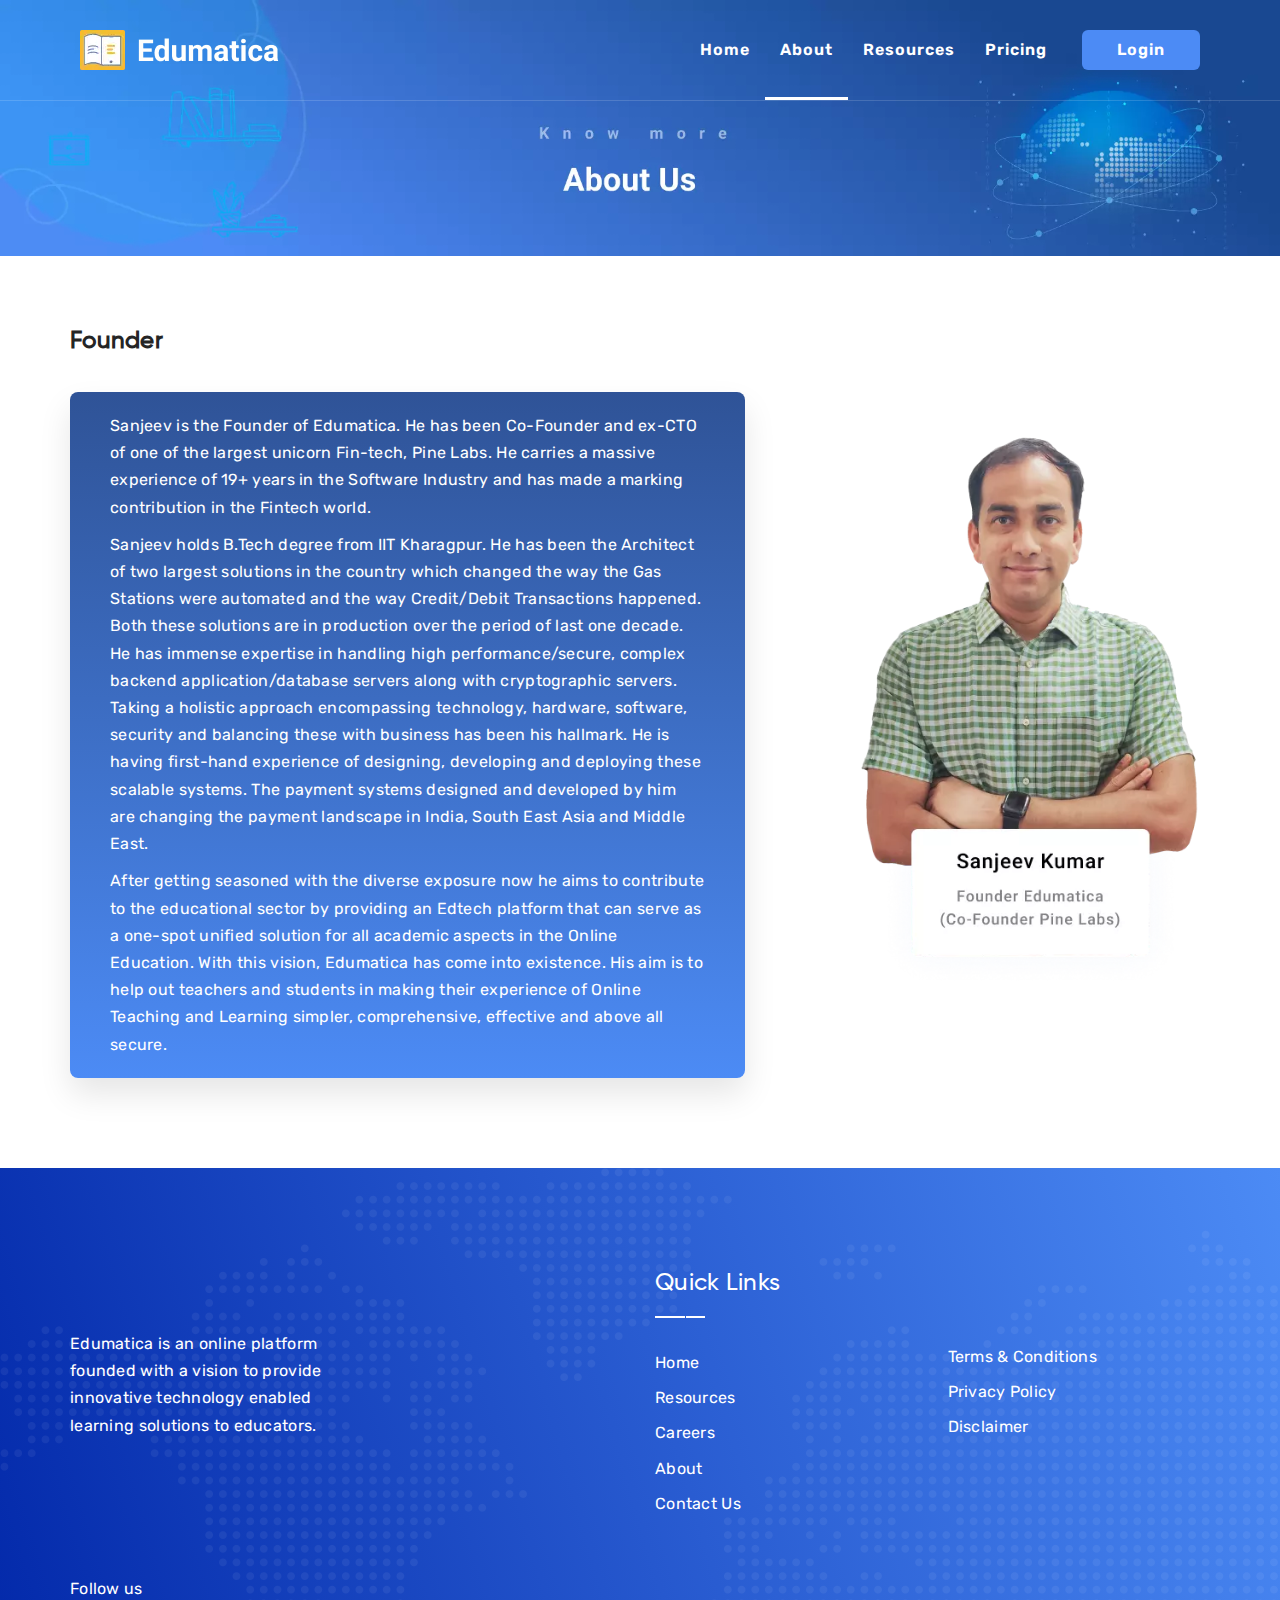
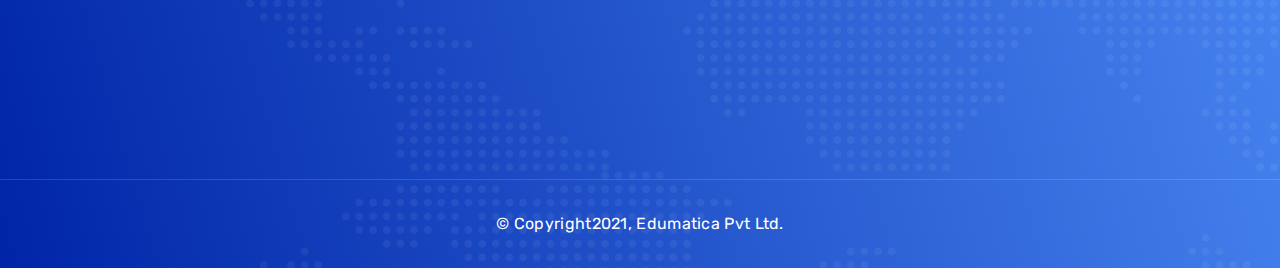
<file: about.html>
<!DOCTYPE html>
<html class="no-js" lang="zxx">
  <head>
    <!--====== USEFULL META ======-->
    <meta charset="UTF-8" />
    <meta http-equiv="X-UA-Compatible" content="IE=edge" />
    <meta name="viewport" content="width=device-width, initial-scale=1" />
    <meta
      name="description"
      content="Start your Online Classes with Edumatica & use live class recording feature for your future reference."
    />
    <meta name="keywords" content="edumatica" />

    <!--====== TITLE TAG ======-->
    <title>Offering Live Class Recording App for Online Classrooms</title>

    <!--====== FAVICON ICON =======-->
    <link rel="shortcut icon" type="image/ico" href="assets/img/favicon.png" />

    <!--====== STYLESHEETS ======-->
    <link href="assets/css/plugins.min.css" rel="stylesheet" />
    <link href="assets/css/icons.min.css" rel="stylesheet" />
    <link href="assets/css/typography.min.css" rel="stylesheet" />
    <link href="assets/css/header.min.css" rel="stylesheet" />
    <link href="assets/css/footer.min.css" rel="stylesheet" />

    <!--====== MAIN STYLESHEETS ======-->
    <link href="style.css" rel="stylesheet" />
    <link href="assets/css/responsive.min.css" rel="stylesheet" />

    <script src="assets/js/vendor/modernizr-2.8.3.min.js" async></script>

    <!-- Global site tag (gtag.js) - Google Analytics -->
    <script
      async
      src="https://www.googletagmanager.com/gtag/js?id=G-WNGN1HHX3Q"
    ></script>
    <script>
      window.dataLayer = window.dataLayer || [];
      function gtag() {
        dataLayer.push(arguments);
      }
      gtag('js', new Date());

      gtag('config', 'G-WNGN1HHX3Q');
    </script>

    <script src="assets/helper/helper.js"></script>
    <script src="assets/helper/common.js" async></script>

    <!--[if lt IE 9]>
      <script src="//oss.maxcdn.com/html5shiv/3.7.2/html5shiv.min.js"></script>
      <script src="//oss.maxcdn.com/respond/1.4.2/respond.min.js"></script>
    <![endif]-->
  </head>

  <body
    class="overflow-xhidden home-three"
    data-spy="scroll"
    data-target=".mainmenu-area"
    data-offset="90"
  >
    <!--[if lt IE 8]>
      <p class="browserupgrade">
        You are using an <strong>outdated</strong> browser. Please
        <a href="http://browsehappy.com/">upgrade your browser</a> to improve
        your experience.
      </p>
    <![endif]-->

    <!--- PRELOADER -->
    <!-- <div class="preeloader">
      <div class="preloader-spinner"></div>
    </div> -->

    <!--SCROLL TO TOP-->
    <!-- <a href="#scroolup" class="scrolltotop"><i class="fa fa-long-arrow-up"></i></a> -->

    <!--START TOP AREA-->
    <header class="top-area" id="home">
      <div class="header-top-area" id="scroolup">
        <!--MAINMENU AREA-->
        <div class="mainmenu-area" id="mainmenu-area">
          <div class="mainmenu-area-bg"></div>
          <!-- <div class="cd-main-header animate-search">
                    <div id="search" class="cd-main-search">
                        <form>
                            <input type="search" placeholder="Search..." name="s">
                        </form>
  
                        <div class="cd-search-suggestions">
                            <div class="news">
                                <h3>News</h3>
                                <ul>
                                    <li>
                                        <a class="image-wrapper" href="#0"><img src="assets/img/placeholder.png" alt="News image"></a>
                                        <h4><a class="cd-nowrap" href="#0">Lorem ipsum dolor sit amet, consectetur adipisicing elit.</a></h4>
                                        <time datetime="2016-01-12">Feb 03, 2016</time>
                                    </li>
  
                                    <li>
                                        <a class="image-wrapper" href="#0"><img src="assets/img/placeholder.png" alt="News image"></a>
                                        <h4><a class="cd-nowrap" href="#0">Incidunt voluptatem adipisci voluptates fugit beatae culpa eum, distinctio, assumenda est ad</a></h4>
                                        <time datetime="2016-01-12">Jan 28, 2016</time>
                                    </li>
  
                                    <li>
                                        <a class="image-wrapper" href="#0"><img src="assets/img/placeholder.png" alt="News image"></a>
                                        <h4><a class="cd-nowrap" href="#0">Lorem ipsum dolor sit amet, consectetur adipisicing elit. Iusto, esse.</a></h4>
                                        <time datetime="2016-01-12">Jan 12, 2016</time>
                                    </li>
                                </ul>
                            </div>
                            <div class="quick-links">
                                <h3>Quick Links</h3>
                                <ul>
                                    <li><a href="#0">Find a store</a></li>
                                    <li><a href="#0">Accessories</a></li>
                                    <li><a href="#0">Warranty info</a></li>
                                    <li><a href="#0">Support</a></li>
                                    <li><a href="#0">Contact us</a></li>
                                </ul>
                            </div>
                        </div>
                        <a href="#" class="close cd-text-replace"></a>
                        <div class="cd-cover-layer"></div>
                    </div>
                </div> -->
          <nav class="navbar">
            <div class="container">
              <div class="row">
                <div class="col-md-12 flex-v-center">
                  <div class="navbar-header">
                    <a href="index.html" class="custom-logo-link default-logo"
                      ><img data-src="assets/img/edumatica.webp" alt="logo"
                    /></a>
                    <a href="index.html" class="custom-logo-link sticky-logo"
                      ><img data-src="assets/img/edumaticaBlue.webp" alt="logo"
                    /></a>
                  </div>
                  <svg
                    class="ham hamRotate ham8"
                    viewBox="0 0 100 100"
                    width="50"
                  >
                    <path
                      class="line top"
                      d="m 30,33 h 40 c 3.722839,0 7.5,3.126468 7.5,8.578427 0,5.451959 -2.727029,8.421573 -7.5,8.421573 h -20"
                    />
                    <path class="line middle" d="m 30,50 h 40" />
                    <path
                      class="line bottom"
                      d="m 70,67 h -40 c 0,0 -7.5,-0.802118 -7.5,-8.365747 0,-7.563629 7.5,-8.634253 7.5,-8.634253 h 20"
                    />
                  </svg>
                  <div id="main-nav" class="stellarnav">
                    <ul id="nav" class="nav navbar-nav pull-right">
                      <li><a href="index.html">Home</a></li>
                      <li class="active"><a href="about.html">About</a></li>
                      <li><a href="resources.html">Resources</a></li>
                      <li><a href="index.html#pricing">Pricing</a></li>
                      <li>
                        <a
                          onclick="redirectToLogin('','')"
                          class="loginBtn smallLogin"
                          >Login</a
                        >
                      </li>
                    </ul>
                  </div>
                </div>
              </div>
            </div>
          </nav>
        </div>
        <!--END MAINMENU AREA END-->
      </div>
    </header>

    <!--VIDEO PROMO AREA-->
    <section class="smallscrtm">
      <img data-src="assets/img/aboutTop.webp" />
    </section>

    <!--BLOG AREA-->
    <section class="blog-area padAbout">
      <div class="container">
        <div class="row">
          <div class="col-md-12 col-lg-12 col-sm-12 col-xs-12">
            <div class="martopscd">
              <h3>Founder</h3>
            </div>
          </div>
        </div>
        <div class="row">
          <div
            style="margin-bottom: 20px"
            class="col-md-8 col-lg-8 col-sm-12 col-xs-12"
          >
            <div class="gradBg">
              <p>
                Sanjeev is the Founder of Edumatica. He has been Co-Founder and
                ex-CTO of one of the largest unicorn Fin-tech, Pine Labs. He
                carries a massive experience of 19+ years in the Software
                Industry and has made a marking contribution in the Fintech
                world.
              </p>
              <p>
                Sanjeev holds B.Tech degree from IIT Kharagpur. He has been the
                Architect of two largest solutions in the country which changed
                the way the Gas Stations were automated and the way Credit/Debit
                Transactions happened. Both these solutions are in production
                over the period of last one decade. He has immense expertise in
                handling high performance/secure, complex backend
                application/database servers along with cryptographic servers.
                Taking a holistic approach encompassing technology, hardware,
                software, security and balancing these with business has been
                his hallmark. He is having first-hand experience of designing,
                developing and deploying these scalable systems. The payment
                systems designed and developed by him are changing the payment
                landscape in India, South East Asia and Middle East.
              </p>
              <p>
                After getting seasoned with the diverse exposure now he aims to
                contribute to the educational sector by providing an Edtech
                platform that can serve as a one-spot unified solution for all
                academic aspects in the Online Education. With this vision,
                Edumatica has come into existence. His aim is to help out
                teachers and students in making their experience of Online
                Teaching and Learning simpler, comprehensive, effective and
                above all secure.
              </p>
            </div>
          </div>
          <div
            style="margin-bottom: 20px; text-align: center"
            class="col-md-4 col-lg-4 col-sm-12 col-xs-12"
          >
            <img
              style="margin-top: 50px"
              width="350px"
              data-src="assets/img/sanjeev.webp"
              alt=""
            />
          </div>
        </div>
      </div>
    </section>
    <!--BLOG AREA END-->

    <!--FOOER AREA-->
    <footer class="footer-area white relative">
      <div class="area-bg"></div>
      <div class="footer-top-area section-padding">
        <div class="container">
          <div class="row">
            <div
              class="
                col-md-3 col-sm-12 col-xs-12
                sm-center
                xs-center
                sm-mb50
                xs-mb50
              "
            >
              <div class="single-widgets">
                <div class="footer-logo">
                  <a href="index.html"
                    ><img data-src="assets/img/edumatica.webp" alt=""
                  /></a>
                </div>
                <p>
                  Edumatica is an online platform founded with a vision to
                  provide innovative technology enabled learning solutions to
                  educators.
                </p>
                <div class="footer-search-form">
                  <!-- <form action="#">
                                  <input type="text" name="footer_search" id="footer_search" placeholder="Search Here.">
                                  <button type="submit"><i class="dripicons-search"></i></button>
                              </form> -->
                </div>
              </div>
            </div>
            <div class="col-md-offset-1 col-md-2 col-sm-4 col-xs-12"></div>
            <div class="col-md-3 col-sm-4 col-xs-12">
              <div class="single-widgets xs-mb50">
                <h3>Quick Links</h3>
                <ul>
                  <li><a href="index.html">Home</a></li>
                  <li><a href="resources.html">Resources</a></li>
                  <li><a href="careers.html">Careers</a></li>
                  <li><a href="about.html">About</a></li>
                  <li><a href="contactus.html">Contact Us</a></li>
                </ul>
              </div>
            </div>
            <div class="col-md-3 col-sm-4 col-xs-12">
              <div class="single-widgets">
                <ul>
                  <li class="topMargin">
                    <a style="cursor: pointer" onclick="redirectTC()"
                      >Terms & Conditions</a
                    >
                  </li>
                  <li>
                    <a style="cursor: pointer" onclick="redirectPP()"
                      >Privacy Policy</a
                    >
                  </li>
                  <li>
                    <a style="cursor: pointer" onclick="redirectDC()"
                      >Disclaimer</a
                    >
                  </li>
                </ul>
              </div>
            </div>
          </div>
          <div class="row medMarginTop">
            <div
              class="
                col-md-6 col-sm-12 col-xs-12
                sm-center
                xs-center
                sm-mb50
                xs-mb50
              "
            >
              <p>Follow us</p>
              <br />
              <img
                style="height: 50px; margin-right: 10px; cursor: pointer"
                data-src="assets/img/icons/linkedin.webp"
                onclick="catchus('linkedin')"
              />
              <img
                style="height: 50px; margin-right: 10px; cursor: pointer"
                data-src="assets/img/icons/facebook.webp"
                onclick="catchus('fb')"
              />
              <img
                style="height: 50px; margin-right: 10px; cursor: pointer"
                data-src="assets/img/icons/youtube.webp"
                onclick="catchus('yt')"
              />
              <img
                style="height: 50px; margin-right: 10px; cursor: pointer"
                data-src="assets/img/icons/twitter.webp"
                onclick="catchus('twitter')"
              />
              <img
                style="height: 50px; margin-right: 10px; cursor: pointer"
                data-src="assets/img/icons/instagram.webp"
                onclick="catchus('ig')"
              />
            </div>
          </div>
        </div>
      </div>
      <div class="footer-bottom-area">
        <div class="container">
          <div class="row">
            <div class="col-md-12 col-lg-12 col-sm-12 col-xs-12">
              <div class="footer-copyright text-center">
                <p>&copy; Copyright2021, Edumatica Pvt Ltd.</p>
              </div>
            </div>
          </div>
        </div>
      </div>
    </footer>
    <!--FOOER AREA END-->

    <!--====== SCRIPTS JS ======-->
    <script src="assets/js/vendor/jquery-1.12.4.min.js"></script>

    <!--====== PLUGINS JS ======-->

    <script src="assets/js/owl.carousel.min.js"></script>
    <script src="assets/js/stellar.min.js"></script>
    <script src="assets/js/jquery.parallax-layer-scroll.min.js"></script>
    <script src="assets/js/chaffle.min.js"></script>
    <script src="assets/js/anime.min.js"></script>
    <script src="assets/js/stellarnav.min.js"></script>
    <script src="assets/js/jquery.sticky.min.js"></script>
    <script src="assets/js/wow.min.js"></script>
    <script src="assets/js/placeholdem.min.js"></script>
    <script src="assets/js/footer-reveal.min.js"></script>
    <script src="assets/js/ResizeSensor.min.js"></script>
    <script src="assets/js/theia-sticky-sidebar.min.js"></script>

    <!--===== ACTIVE JS=====-->
    <script src="assets/js/main.min.js"></script>
    <script src="assets/js/index.js"></script>
  </body>
</html>
</file>
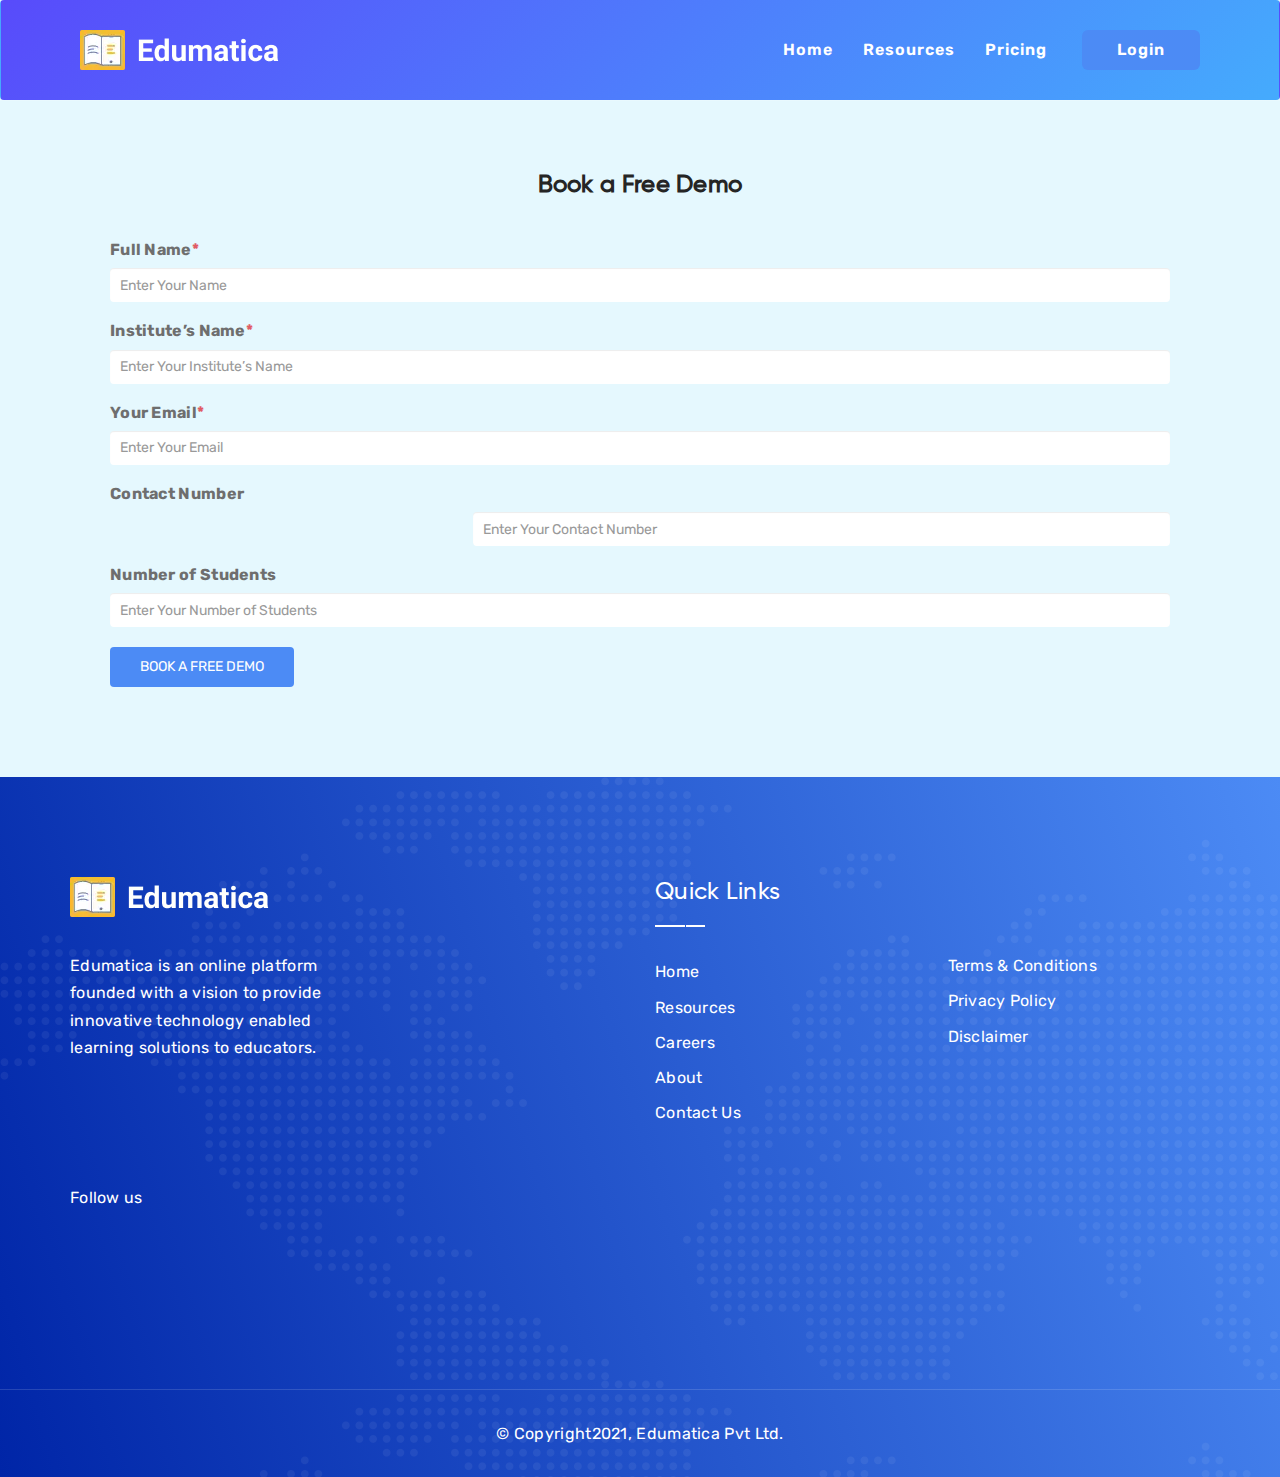
<file: bookdemo.html>
<!doctype html>
<html class="no-js" lang="zxx">

  <head>
    <!--====== USEFULL META ======-->
    <meta charset="UTF-8">
    <meta http-equiv="X-UA-Compatible" content="IE=edge">
    <meta name="viewport" content="width=device-width, initial-scale=1">
    <meta name="description" content="Empowering Educators To Go Digital" />
    <meta name="keywords" content="edumatica" />

    <!--====== TITLE TAG ======-->
    <title>Edumatica.io</title>

    <!--====== FAVICON ICON =======-->
    <link rel="shortcut icon" type="image/ico" href="assets/img/favicon.png" />

    <!--====== STYLESHEETS ======-->
    <link href="assets/css/plugins.min.css" rel="stylesheet">
    <link href="assets/css/icons.min.css" rel="stylesheet">
    <link href="assets/css/typography.min.css" rel="stylesheet">
    <link href="assets/css/header.min.css" rel="stylesheet">
    <link href="assets/css/footer.min.css" rel="stylesheet">

    <!--====== MAIN STYLESHEETS ======-->
    <link href="style.css" rel="stylesheet">
    <link href="assets/css/responsive.min.css" rel="stylesheet">

    <script src="assets/js/vendor/modernizr-2.8.3.min.js" async></script>

    <!-- Global site tag (gtag.js) - Google Analytics -->
    <script async src="https://www.googletagmanager.com/gtag/js?id=G-WNGN1HHX3Q"></script>
    <script>
        window.dataLayer = window.dataLayer || [];
        function gtag(){dataLayer.push(arguments);}
        gtag('js', new Date());

        gtag('config', 'G-WNGN1HHX3Q');
    </script>
    
    <script src="assets/helper/helper.js"></script>
    <script src="assets/helper/common.js" async></script>
    <script src="assets/helper/formsubmit.js" async></script>
    
    <!--[if lt IE 9]>
        <script src="//oss.maxcdn.com/html5shiv/3.7.2/html5shiv.min.js"></script>
        <script src="//oss.maxcdn.com/respond/1.4.2/respond.min.js"></script>
        <![endif]-->
  </head>

  <body class="overflow-xhidden home-three" data-spy="scroll" data-target=".mainmenu-area" data-offset="90">

    <!--[if lt IE 8]>
        <p class="browserupgrade">You are using an <strong>outdated</strong> browser. Please <a href="http://browsehappy.com/">upgrade your browser</a> to improve your experience.</p>
    <![endif]-->

    <!--- PRELOADER -->
    <!-- <div class="preeloader">
        <div class="preloader-spinner"></div>
    </div> -->

    <!--SCROLL TO TOP-->
    <!-- <a href="#scroolup" class="scrolltotop"><i class="fa fa-long-arrow-up"></i></a> -->

    <!--START TOP AREA-->
    <header class="top-area" id="home">
      <div class="header-top-area" id="scroolup">
          <!--MAINMENU AREA-->
          <div class="mainmenu-area" id="mainmenu-area">
              <div class="mainmenu-area-bg"></div>
              <!-- <div class="cd-main-header animate-search">
                  <div id="search" class="cd-main-search">
                      <form>
                          <input type="search" placeholder="Search..." name="s">
                      </form>

                      <div class="cd-search-suggestions">
                          <div class="news">
                              <h3>News</h3>
                              <ul>
                                  <li>
                                      <a class="image-wrapper" href="#0"><img src="assets/img/placeholder.png" alt="News image"></a>
                                      <h4><a class="cd-nowrap" href="#0">Lorem ipsum dolor sit amet, consectetur adipisicing elit.</a></h4>
                                      <time datetime="2016-01-12">Feb 03, 2016</time>
                                  </li>

                                  <li>
                                      <a class="image-wrapper" href="#0"><img src="assets/img/placeholder.png" alt="News image"></a>
                                      <h4><a class="cd-nowrap" href="#0">Incidunt voluptatem adipisci voluptates fugit beatae culpa eum, distinctio, assumenda est ad</a></h4>
                                      <time datetime="2016-01-12">Jan 28, 2016</time>
                                  </li>

                                  <li>
                                      <a class="image-wrapper" href="#0"><img src="assets/img/placeholder.png" alt="News image"></a>
                                      <h4><a class="cd-nowrap" href="#0">Lorem ipsum dolor sit amet, consectetur adipisicing elit. Iusto, esse.</a></h4>
                                      <time datetime="2016-01-12">Jan 12, 2016</time>
                                  </li>
                              </ul>
                          </div>
                          <div class="quick-links">
                              <h3>Quick Links</h3>
                              <ul>
                                  <li><a href="#0">Find a store</a></li>
                                  <li><a href="#0">Accessories</a></li>
                                  <li><a href="#0">Warranty info</a></li>
                                  <li><a href="#0">Support</a></li>
                                  <li><a href="#0">Contact us</a></li>
                              </ul>
                          </div>
                      </div>
                      <a href="#" class="close cd-text-replace"></a>
                      <div class="cd-cover-layer"></div>
                  </div>
              </div> -->
              <nav class="navbar bookdemospace">
                  <div class="container">
                      <div class="row">
                          <div class="col-md-12 flex-v-center">
                              <div class="navbar-header">
                                  <a href="index.html" class="custom-logo-link default-logo"><img data-src="assets/img/edumatica.webp" alt="logo"></a>
                                  <a href="index.html" class="custom-logo-link sticky-logo"><img data-src="assets/img/edumatica.webp" alt="logo"></a>
                              </div>
                              <svg class="ham hamRotate ham8" viewBox="0 0 100 100" width="50">
                                  <path class="line top" d="m 30,33 h 40 c 3.722839,0 7.5,3.126468 7.5,8.578427 0,5.451959 -2.727029,8.421573 -7.5,8.421573 h -20" />
                                  <path class="line middle" d="m 30,50 h 40" />
                                  <path class="line bottom" d="m 70,67 h -40 c 0,0 -7.5,-0.802118 -7.5,-8.365747 0,-7.563629 7.5,-8.634253 7.5,-8.634253 h 20" />
                              </svg>
                              <div id="main-nav" class="stellarnav">
                                  <ul id="nav" class="nav navbar-nav pull-right">
                                      <li><a href="index.html" style="color: #FFFFFF;">Home</a>
                                      </li>
                                      <li><a href="resources.html" style="color: #FFFFFF;">Resources</a></li>
                                      <li><a href="index.html#pricing" style="color: #FFFFFF;">Pricing</a></li>
                                      <li><a onclick="redirectToLogin('','')" class="loginBtn smallLogin">Login</a></li>
                                  </ul>
                              </div>
                          </div>
                      </div>
                  </div>
              </nav>
          </div>
          <!--END MAINMENU AREA END-->
      </div>
  </header>

    <!--VIDEO PROMO AREA-->
    <section class="smallscrtm">
       
    </section>
    <!--VIDEO PROMO AREA END-->
    
    <!--BLOG AREA-->
    <section class="blog-area padding-100-50 bgCyan" >
        <div class="container">
            <div class="row">
                <div class="col-md-12 col-lg-12 col-sm-12 col-xs-12">
                    <div style="text-align: center;" class="martopscd">
                        <h3>Book a Free Demo</h3>
                    </div>
                </div>
            </div>
            <div class="row">
                <div style="margin-bottom: 20px;" class="col-md-12 col-lg-12 col-sm-12 col-xs-12 paddingDownloadForm">
                    <div class="contactform">
                        <form name="myForm" id="myForm">
                            <div class="form-group">
                              <label>Full Name<span style="color: #E05C64;">*</span></label>
                              <input name="cname" id="cname" type="text" class="form-control contactinput"  placeholder="Enter Your Name" required minlength="4" maxlength="20">
                            </div>
                            <div class="form-group">
                              <label>Institute’s Name<span style="color: #E05C64;">*</span></label>
                              <input name="ciname" id="ciname" type="text" class="form-control contactinput" placeholder="Enter Your Institute’s Name" required>
                            </div>
                            <div class="form-group">
                              <label>Your Email<span style="color: #E05C64;">*</span></label>
                              <input name="cemail" id="cemail" type="text" class="form-control contactinput" placeholder="Enter Your Email" required>
                            </div>
                            <div class="form-group" >
                                <label>Contact Number</label>
                                <div class="row">
                                    <div class="col-xs-4">
                                        <div id="countryph">
                                        </div>
                                    </div>
                                    <div class="col-xs-8">
                                        <input style="float: right;" name="cnumber" id="cnumber" type="text" class="form-control contactinput" placeholder="Enter Your Contact Number" required minlength="10" maxlength="10">
                                    </div>
                                </div>                      
                            </div>
                            <div class="form-group">
                              <label>Number of Students</label>
                              <input name="cstudent" id="cstudent" type="text" class="form-control contactinput" placeholder="Enter Your Number of Students">
                            </div>
                            <div style="margin-bottom: 20px;" id="recapnew"></div>
                            <button type="button" class="btn btn-primary sendmsg" onclick="bookdemo()">BOOK A FREE DEMO</button>
                            <button id="myCheck" class="inviBtn" type="submit"></button>
                        </form>
                    </div>
                </div>
                </div>
            </div>
        </div>
    </section>
    <!--BLOG AREA END-->
    <div id="snackbar">We have registered your request successfully and will get back to you soon. Thank you!</div>
    <div id="snackhtml"></div>

    <!--FOOER AREA-->
    <footer class="footer-area white relative">
      <div class="area-bg"></div>
      <div class="footer-top-area section-padding">
          <div class="container">
              <div class="row">
                  <div class="col-md-3 col-sm-12 col-xs-12 sm-center xs-center sm-mb50 xs-mb50">
                      <div class="single-widgets">
                          <div class="footer-logo">
                              <a href="index.html"><img data-src="assets/img/edumatica.webp" alt=""></a>
                          </div>
                          <p>Edumatica is an online platform founded with a vision to provide innovative technology enabled learning solutions to educators.</p>
                          <div class="footer-search-form">
                              <!-- <form action="#">
                                  <input type="text" name="footer_search" id="footer_search" placeholder="Search Here.">
                                  <button type="submit"><i class="dripicons-search"></i></button>
                              </form> -->
                          </div>
                      </div>
                  </div>
                  <div class="col-md-offset-1 col-md-2 col-sm-4 col-xs-12">
                      
                  </div>
                  <div class="col-md-3 col-sm-4 col-xs-12">
                      <div class="single-widgets xs-mb50">
                          <h3>Quick Links</h3>
                          <ul>
                              <li><a href="index.html">Home</a></li>
                              <li><a href="resources.html">Resources</a></li>
                              <li><a href="careers.html">Careers</a></li>
                              <li><a href="about.html">About</a></li>
                              <li><a href="contactus.html">Contact Us</a></li>
                          </ul>
                      </div>
                  </div>
                  <div class="col-md-3 col-sm-4 col-xs-12">
                      <div class="single-widgets">
                          <ul>
                              <li class="topMargin"><a style="cursor: pointer;" onclick="redirectTC()">Terms & Conditions</a></li>
                              <li><a style="cursor: pointer;" onclick="redirectPP()">Privacy Policy</a></li>
                              <li><a style="cursor: pointer;" onclick="redirectDC()">Disclaimer</a></li>
                          </ul>
                      </div>
                  </div>
              </div>
              <div class="row medMarginTop">
                  <div class="col-md-6 col-sm-12 col-xs-12 sm-center xs-center sm-mb50 xs-mb50">
                      <p>Follow us</p>
                      <br />
                      <img style="height: 50px; margin-right: 10px; cursor: pointer;" data-src="assets/img/icons/linkedin.webp" onclick="catchus('linkedin')" />
                      <img style="height: 50px; margin-right: 10px; cursor: pointer;" data-src="assets/img/icons/facebook.webp" onclick="catchus('fb')" />
                      <img style="height: 50px; margin-right: 10px; cursor: pointer;" data-src="assets/img/icons/youtube.webp"  onclick="catchus('yt')"/>
                      <img style="height: 50px; margin-right: 10px; cursor: pointer;" data-src="assets/img/icons/twitter.webp" onclick="catchus('twitter')" />
                      <img style="height: 50px; margin-right: 10px; cursor: pointer;" data-src="assets/img/icons/instagram.webp"  onclick="catchus('ig')"/>
                  </div>
              </div>
          </div>
      </div>
      <div class="footer-bottom-area">
          <div class="container">
              <div class="row">
                  <div class="col-md-12 col-lg-12 col-sm-12 col-xs-12">
                      <div class="footer-copyright text-center">
                          <p>&copy; Copyright2021, Edumatica Pvt Ltd.</p>
                      </div>
                  </div>
              </div>
          </div>
      </div>
  </footer>
  <!--FOOER AREA END-->

    <script>
        var script = document.createElement('script');
        script.src = `https://www.google.com/recaptcha/api.js?render=${commonVars.CAPTCHA}`
        document.body.appendChild(script)
    </script>

    <script>
      function myFunction(id) {
        var x = document.getElementById(id);
        x.className = "show";
        setTimeout(function(){ x.className = x.className.replace("show", ""); }, 5000);
      }
    </script>

    <!--====== SCRIPTS JS ======-->
    <script src="assets/js/vendor/jquery-1.12.4.min.js"></script>
    <script src="assets/js/index.js"></script>

    <!--====== PLUGINS JS ======-->

    <script src="assets/js/owl.carousel.min.js"></script>
    <script src="assets/js/stellar.min.js"></script>
    <script src="assets/js/jquery.parallax-layer-scroll.min.js"></script>
    <script src="assets/js/chaffle.min.js"></script>
    <script src="assets/js/anime.min.js"></script>
    <script src="assets/js/stellarnav.min.js"></script>
    <script src="assets/js/jquery.sticky.min.js"></script>
    <script src="assets/js/wow.min.js"></script>
    <script src="assets/js/placeholdem.min.js"></script>
    <script src="assets/js/footer-reveal.min.js"></script>
    <script src="assets/js/ResizeSensor.min.js"></script>
    <script src="assets/js/theia-sticky-sidebar.min.js"></script>

    <!--===== ACTIVE JS=====-->
    <script src="assets/js/main.min.js"></script>
  </body>

</html>
</file>
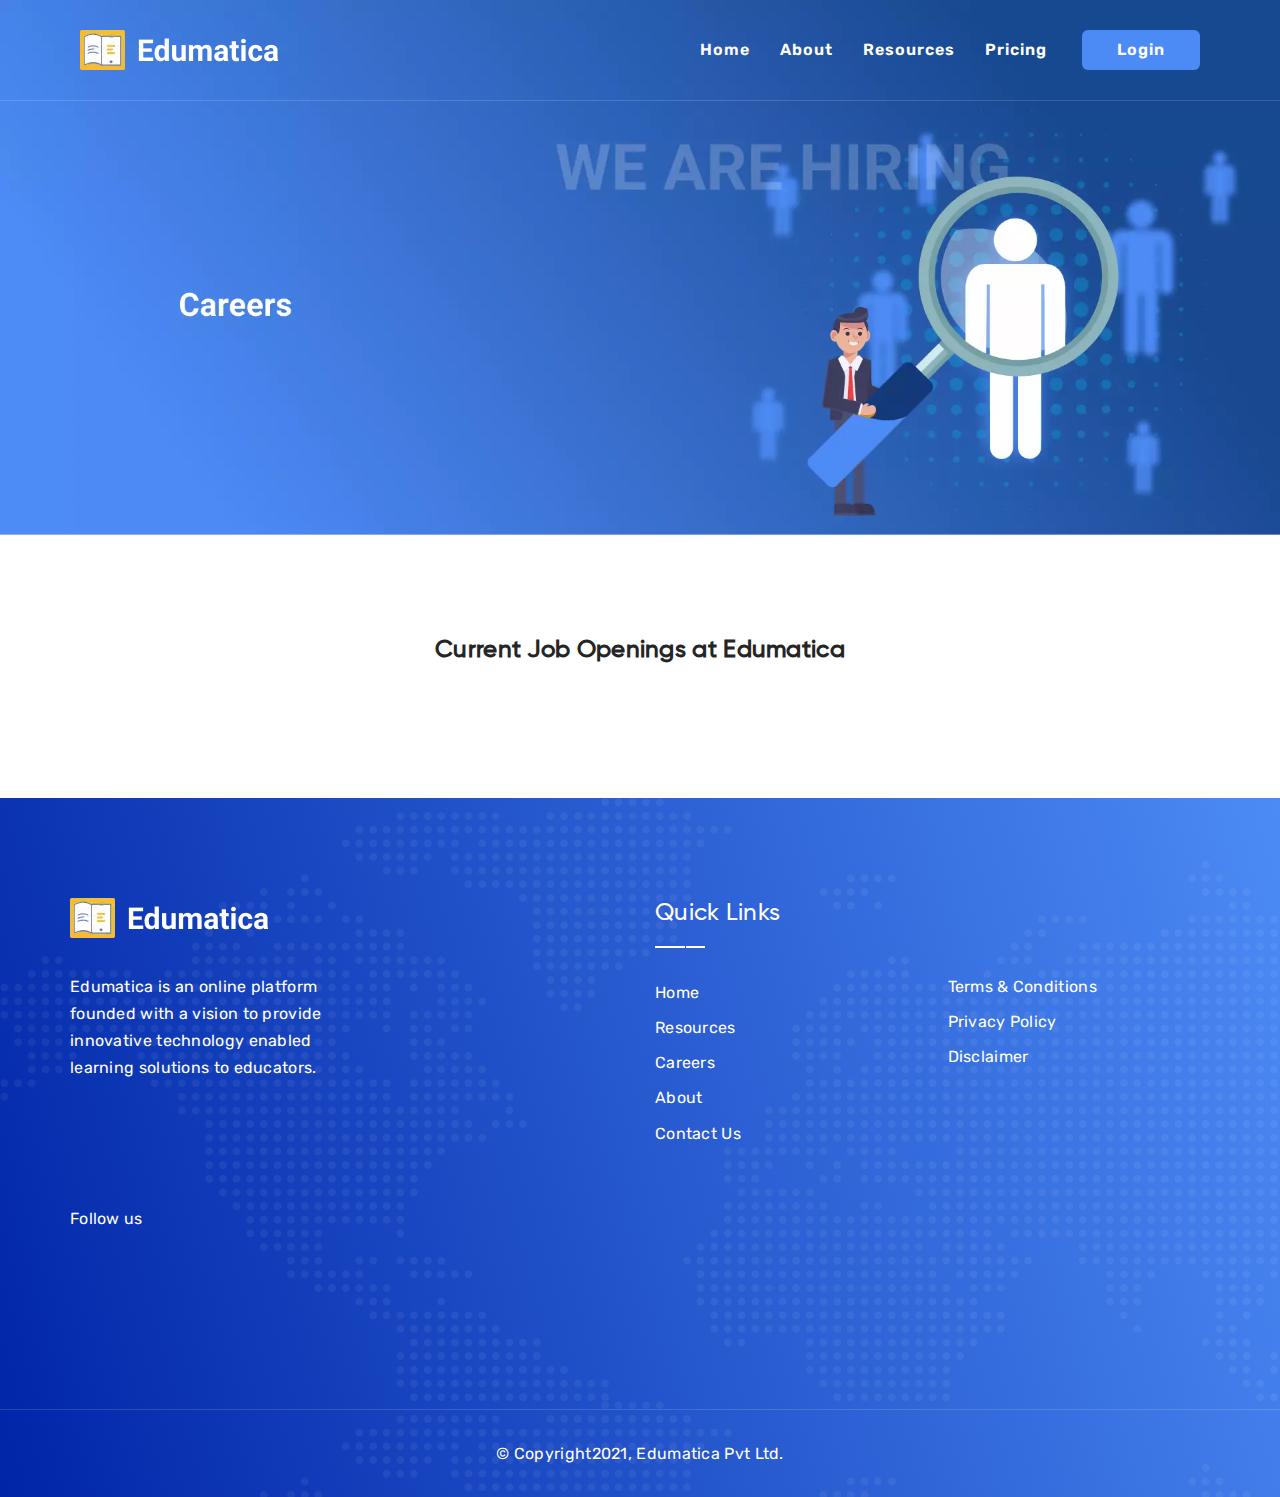
<file: careers.html>
<!DOCTYPE html>
<html class="no-js" lang="zxx">
  <head>
    <!--====== USEFULL META ======-->
    <meta charset="UTF-8" />
    <meta http-equiv="X-UA-Compatible" content="IE=edge" />
    <meta name="viewport" content="width=device-width, initial-scale=1" />
    <meta
      name="description"
      content="Edumatica offering jobs in various fields i.e., Full Stack Developer (MERN), DevOps Infra Engineer, Software Test Engineer, Sales Manager, Hurry up apply now"
    />
    <meta
      name="keywords"
      content="Conduct online live classes, online teaching software, Coaching institute software, online tutoring software, best educational software, free classroom software"
    />

    <!--====== TITLE TAG ======-->
    <title>Careers at Edumatica</title>

    <!--====== FAVICON ICON =======-->
    <link rel="shortcut icon" type="image/ico" href="assets/img/favicon.png" />

    <!--====== STYLESHEETS ======-->
    <link href="assets/css/plugins.min.css" rel="stylesheet" />
    <link href="assets/css/icons.min.css" rel="stylesheet" />
    <link href="assets/css/typography.min.css" rel="stylesheet" />
    <link href="assets/css/header.min.css" rel="stylesheet" />
    <link href="assets/css/footer.min.css" rel="stylesheet" />

    <!--====== MAIN STYLESHEETS ======-->
    <link href="style.css" rel="stylesheet" />
    <link href="assets/css/responsive.min.css" rel="stylesheet" />

    <script src="assets/js/vendor/modernizr-2.8.3.min.js" async></script>

    <!-- Global site tag (gtag.js) - Google Analytics -->
    <script
      async
      src="https://www.googletagmanager.com/gtag/js?id=G-WNGN1HHX3Q"
    ></script>
    <script>
      window.dataLayer = window.dataLayer || [];
      function gtag() {
        dataLayer.push(arguments);
      }
      gtag('js', new Date());

      gtag('config', 'G-WNGN1HHX3Q');
    </script>

    <script src="assets/helper/helper.js"></script>
    <script src="assets/helper/common.js" async></script>
    <script src="assets/helper/apicareers.js" async></script>
    <!--[if lt IE 9]>
      <script src="//oss.maxcdn.com/html5shiv/3.7.2/html5shiv.min.js"></script>
      <script src="//oss.maxcdn.com/respond/1.4.2/respond.min.js"></script>
    <![endif]-->
  </head>

  <body
    class="overflow-xhidden home-three"
    data-spy="scroll"
    data-target=".mainmenu-area"
    data-offset="90"
  >
    <!--[if lt IE 8]>
      <p class="browserupgrade">
        You are using an <strong>outdated</strong> browser. Please
        <a href="http://browsehappy.com/">upgrade your browser</a> to improve
        your experience.
      </p>
    <![endif]-->

    <!--- PRELOADER -->
    <!-- <div class="preeloader">
      <div class="preloader-spinner"></div>
    </div> -->

    <!--SCROLL TO TOP-->
    <!-- <a href="#scroolup" class="scrolltotop"><i class="fa fa-long-arrow-up"></i></a> -->

    <!--START TOP AREA-->
    <header class="top-area" id="home">
      <div class="header-top-area" id="scroolup">
        <!--MAINMENU AREA-->
        <div class="mainmenu-area" id="mainmenu-area">
          <div class="mainmenu-area-bg"></div>
          <!-- <div class="cd-main-header animate-search">
                    <div id="search" class="cd-main-search">
                        <form>
                            <input type="search" placeholder="Search..." name="s">
                        </form>
  
                        <div class="cd-search-suggestions">
                            <div class="news">
                                <h3>News</h3>
                                <ul>
                                    <li>
                                        <a class="image-wrapper" href="#0"><img src="assets/img/placeholder.png" alt="News image"></a>
                                        <h4><a class="cd-nowrap" href="#0">Lorem ipsum dolor sit amet, consectetur adipisicing elit.</a></h4>
                                        <time datetime="2016-01-12">Feb 03, 2016</time>
                                    </li>
  
                                    <li>
                                        <a class="image-wrapper" href="#0"><img src="assets/img/placeholder.png" alt="News image"></a>
                                        <h4><a class="cd-nowrap" href="#0">Incidunt voluptatem adipisci voluptates fugit beatae culpa eum, distinctio, assumenda est ad</a></h4>
                                        <time datetime="2016-01-12">Jan 28, 2016</time>
                                    </li>
  
                                    <li>
                                        <a class="image-wrapper" href="#0"><img src="assets/img/placeholder.png" alt="News image"></a>
                                        <h4><a class="cd-nowrap" href="#0">Lorem ipsum dolor sit amet, consectetur adipisicing elit. Iusto, esse.</a></h4>
                                        <time datetime="2016-01-12">Jan 12, 2016</time>
                                    </li>
                                </ul>
                            </div>
                            <div class="quick-links">
                                <h3>Quick Links</h3>
                                <ul>
                                    <li><a href="#0">Find a store</a></li>
                                    <li><a href="#0">Accessories</a></li>
                                    <li><a href="#0">Warranty info</a></li>
                                    <li><a href="#0">Support</a></li>
                                    <li><a href="#0">Contact us</a></li>
                                </ul>
                            </div>
                        </div>
                        <a href="#" class="close cd-text-replace"></a>
                        <div class="cd-cover-layer"></div>
                    </div>
                </div> -->
          <nav class="navbar">
            <div class="container">
              <div class="row">
                <div class="col-md-12 flex-v-center">
                  <div class="navbar-header">
                    <a href="index.html" class="custom-logo-link default-logo"
                      ><img src="assets/img/edumatica.webp" alt="logo"
                    /></a>
                    <a href="index.html" class="custom-logo-link sticky-logo"
                      ><img src="assets/img/edumaticaBlue.webp" alt="logo"
                    /></a>
                  </div>
                  <svg
                    class="ham hamRotate ham8"
                    viewBox="0 0 100 100"
                    width="50"
                  >
                    <path
                      class="line top"
                      d="m 30,33 h 40 c 3.722839,0 7.5,3.126468 7.5,8.578427 0,5.451959 -2.727029,8.421573 -7.5,8.421573 h -20"
                    />
                    <path class="line middle" d="m 30,50 h 40" />
                    <path
                      class="line bottom"
                      d="m 70,67 h -40 c 0,0 -7.5,-0.802118 -7.5,-8.365747 0,-7.563629 7.5,-8.634253 7.5,-8.634253 h 20"
                    />
                  </svg>
                  <div id="main-nav" class="stellarnav">
                    <ul id="nav" class="nav navbar-nav pull-right">
                      <li><a href="index.html">Home</a></li>
                      <li><a href="about.html">About</a></li>
                      <li><a href="resources.html">Resources</a></li>
                      <li><a href="index.html#pricing">Pricing</a></li>
                      <li>
                        <a
                          onclick="redirectToLogin('','')"
                          class="loginBtn smallLogin"
                          >Login</a
                        >
                      </li>
                    </ul>
                  </div>
                </div>
              </div>
            </div>
          </nav>
        </div>
        <!--END MAINMENU AREA END-->
      </div>
    </header>

    <!--VIDEO PROMO AREA-->
    <section class="smallscrtm">
      <img src="assets/img/careersPos.webp" />
    </section>
    <!--VIDEO PROMO AREA END-->

    <!--BLOG AREA-->
    <section class="blog-area padding-100-50" id="blog">
      <div class="container">
        <div class="row">
          <div
            class="
              col-md-6
              col-lg-6
              col-md-offset-3
              col-lg-offset-3
              col-sm-12
              col-xs-12
            "
          >
            <div class="area-title center">
              <h3>Current Job Openings at Edumatica</h3>
            </div>
          </div>
        </div>
        <div class="row">
          <div class="col-md-12 col-lg-12 col-sm-12 col-xs-12">
            <div id="jobopening"></div>
          </div>
        </div>
      </div>
    </section>
    <!--BLOG AREA END-->

    <!--FOOER AREA-->
    <footer class="footer-area white relative">
      <div class="area-bg"></div>
      <div class="footer-top-area section-padding">
        <div class="container">
          <div class="row">
            <div
              class="
                col-md-3 col-sm-12 col-xs-12
                sm-center
                xs-center
                sm-mb50
                xs-mb50
              "
            >
              <div class="single-widgets">
                <div class="footer-logo">
                  <a href="index.html"
                    ><img src="assets/img/edumatica.webp" alt=""
                  /></a>
                </div>
                <p>
                  Edumatica is an online platform founded with a vision to
                  provide innovative technology enabled learning solutions to
                  educators.
                </p>
                <div class="footer-search-form">
                  <!-- <form action="#">
                                    <input type="text" name="footer_search" id="footer_search" placeholder="Search Here.">
                                    <button type="submit"><i class="dripicons-search"></i></button>
                                </form> -->
                </div>
              </div>
            </div>
            <div class="col-md-offset-1 col-md-2 col-sm-4 col-xs-12"></div>
            <div class="col-md-3 col-sm-4 col-xs-12">
              <div class="single-widgets xs-mb50">
                <h3>Quick Links</h3>
                <ul>
                  <li><a href="index.html">Home</a></li>
                  <li><a href="resources.html">Resources</a></li>
                  <li><a href="careers.html">Careers</a></li>
                  <li><a href="about.html">About</a></li>
                  <li><a href="contactus.html">Contact Us</a></li>
                </ul>
              </div>
            </div>
            <div class="col-md-3 col-sm-4 col-xs-12">
              <div class="single-widgets">
                <ul>
                  <li class="topMargin">
                    <a style="cursor: pointer" onclick="redirectTC()"
                      >Terms & Conditions</a
                    >
                  </li>
                  <li>
                    <a style="cursor: pointer" onclick="redirectPP()"
                      >Privacy Policy</a
                    >
                  </li>
                  <li>
                    <a style="cursor: pointer" onclick="redirectDC()"
                      >Disclaimer</a
                    >
                  </li>
                </ul>
              </div>
            </div>
          </div>
          <div class="row medMarginTop">
            <div
              class="
                col-md-6 col-sm-12 col-xs-12
                sm-center
                xs-center
                sm-mb50
                xs-mb50
              "
            >
              <p>Follow us</p>
              <br />
              <img
                style="height: 50px; margin-right: 10px; cursor: pointer"
                data-src="assets/img/icons/linkedin.webp"
                onclick="catchus('linkedin')"
              />
              <img
                style="height: 50px; margin-right: 10px; cursor: pointer"
                data-src="assets/img/icons/facebook.webp"
                onclick="catchus('fb')"
              />
              <img
                style="height: 50px; margin-right: 10px; cursor: pointer"
                data-src="assets/img/icons/youtube.webp"
                onclick="catchus('yt')"
              />
              <img
                style="height: 50px; margin-right: 10px; cursor: pointer"
                data-src="assets/img/icons/twitter.webp"
                onclick="catchus('twitter')"
              />
              <img
                style="height: 50px; margin-right: 10px; cursor: pointer"
                data-src="assets/img/icons/instagram.webp"
                onclick="catchus('ig')"
              />
            </div>
          </div>
        </div>
      </div>
      <div class="footer-bottom-area">
        <div class="container">
          <div class="row">
            <div class="col-md-12 col-lg-12 col-sm-12 col-xs-12">
              <div class="footer-copyright text-center">
                <p>&copy; Copyright2021, Edumatica Pvt Ltd.</p>
              </div>
            </div>
          </div>
        </div>
      </div>
    </footer>
    <!--FOOER AREA END-->

    <!--====== SCRIPTS JS ======-->
    <script src="assets/js/vendor/jquery-1.12.4.min.js"></script>
    <script src="assets/js/index.js"></script>

    <!--====== PLUGINS JS ======-->

    <script src="assets/js/owl.carousel.min.js"></script>
    <script src="assets/js/stellar.min.js"></script>
    <script src="assets/js/jquery.parallax-layer-scroll.min.js"></script>
    <script src="assets/js/chaffle.min.js"></script>
    <script src="assets/js/anime.min.js"></script>
    <script src="assets/js/stellarnav.min.js"></script>
    <script src="assets/js/jquery.sticky.min.js"></script>
    <script src="assets/js/wow.min.js"></script>
    <script src="assets/js/placeholdem.min.js"></script>
    <script src="assets/js/footer-reveal.min.js"></script>
    <script src="assets/js/ResizeSensor.min.js"></script>
    <script src="assets/js/theia-sticky-sidebar.min.js"></script>

    <!--===== ACTIVE JS=====-->
    <script src="assets/js/main.min.js"></script>
  </body>
</html>
</file>
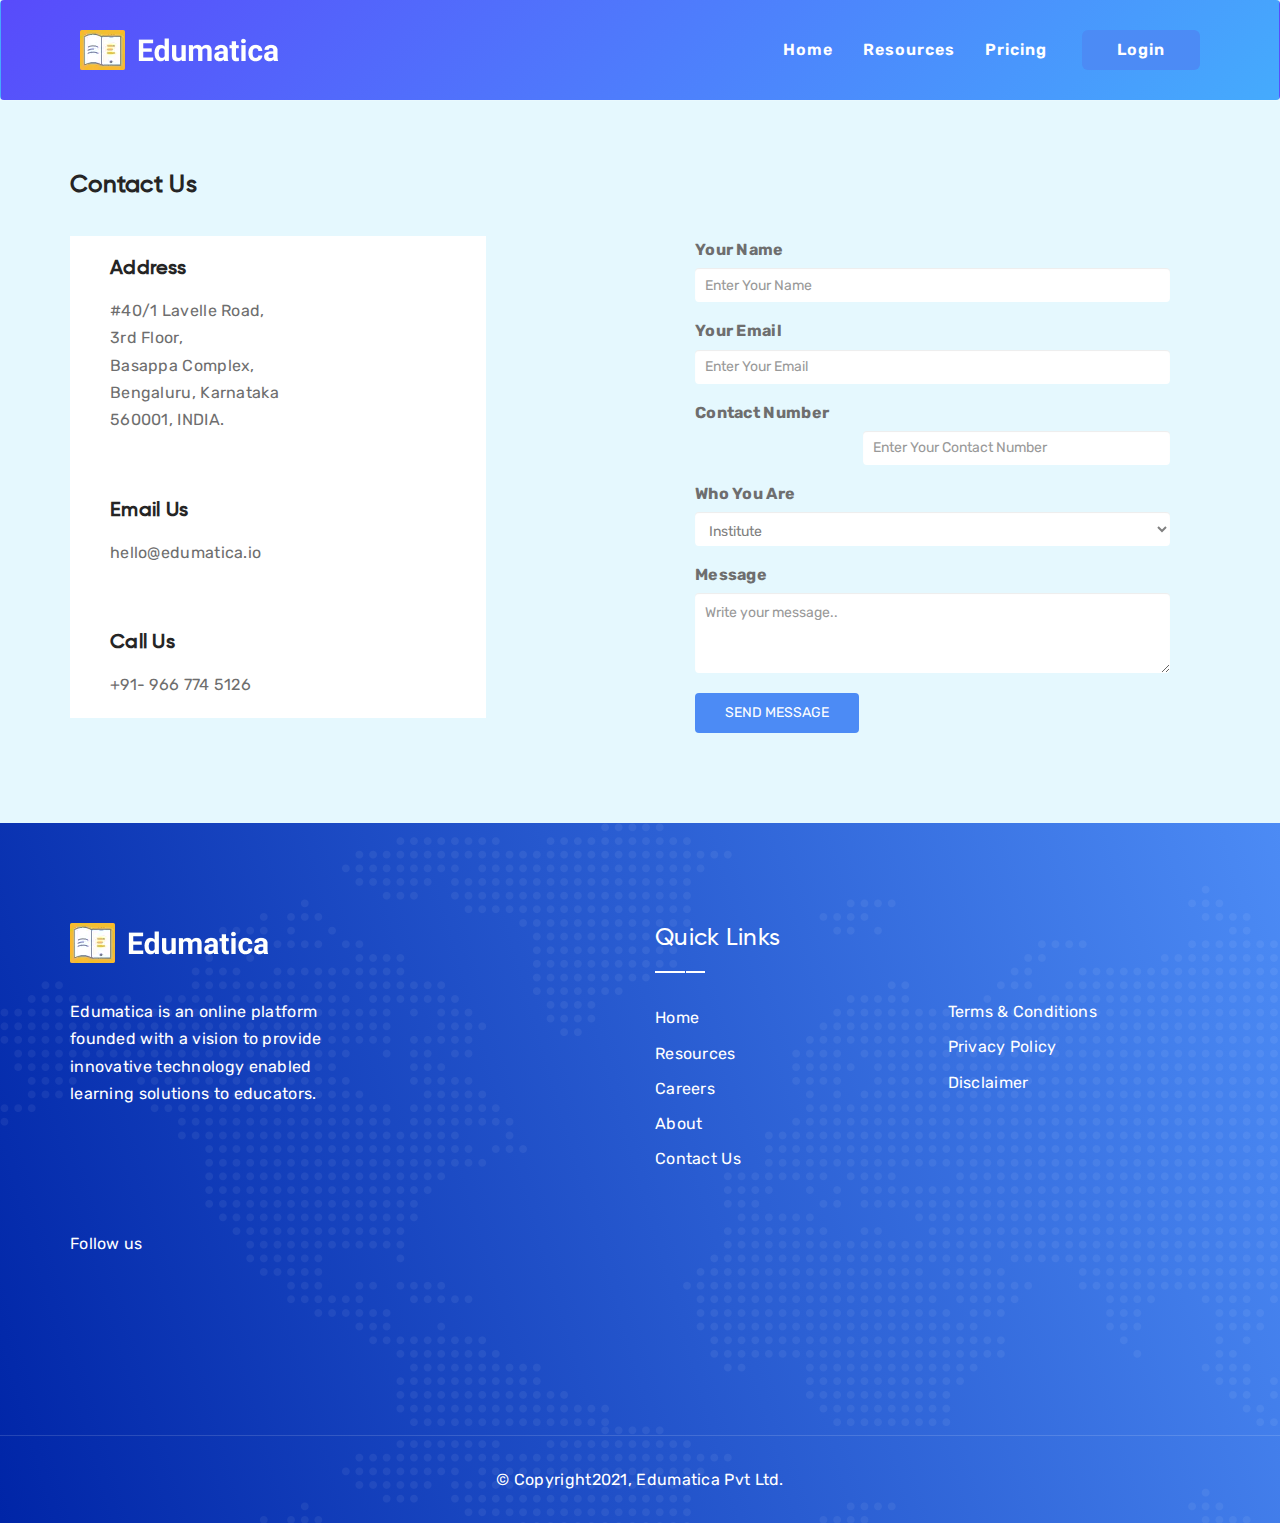
<file: contactus.html>
<!doctype html>
<html class="no-js" lang="zxx">

  <head>
    <!--====== USEFULL META ======-->
    <meta charset="UTF-8">
    <meta http-equiv="X-UA-Compatible" content="IE=edge">
    <meta name="viewport" content="width=device-width, initial-scale=1">
    <meta name="description" content="Start your Online Classes with Edumatica & use live class recording feature for your future reference." />
    <meta name="keywords" content="edumatica" />

    <!--====== TITLE TAG ======-->
    <title>Offering Live Class Recording App for Online Classrooms</title>

    <!--====== FAVICON ICON =======-->
    <link rel="shortcut icon" type="image/ico" href="assets/img/favicon.png" />

    <!--====== STYLESHEETS ======-->
    <link href="assets/css/plugins.min.css" rel="stylesheet">
    <link href="assets/css/icons.min.css" rel="stylesheet">
    <link href="assets/css/typography.min.css" rel="stylesheet">
    <link href="assets/css/header.min.css" rel="stylesheet">
    <link href="assets/css/footer.min.css" rel="stylesheet">

    <!--====== MAIN STYLESHEETS ======-->
    <link href="style.css" rel="stylesheet">
    <link href="assets/css/responsive.min.css" rel="stylesheet">

    <script src="assets/js/vendor/modernizr-2.8.3.min.js" async></script>

    <!-- Global site tag (gtag.js) - Google Analytics -->
    <script async src="https://www.googletagmanager.com/gtag/js?id=G-WNGN1HHX3Q"></script>
    <script>
        window.dataLayer = window.dataLayer || [];
        function gtag(){dataLayer.push(arguments);}
        gtag('js', new Date());

        gtag('config', 'G-WNGN1HHX3Q');
    </script>
    
    <script src="assets/helper/helper.js"></script>
    <script src="assets/helper/common.js" async></script>
    <script src="assets/helper/formsubmit.js" async></script>
    
    <!--[if lt IE 9]>
        <script src="//oss.maxcdn.com/html5shiv/3.7.2/html5shiv.min.js"></script>
        <script src="//oss.maxcdn.com/respond/1.4.2/respond.min.js"></script>
        <![endif]-->
  </head>

  <body class="overflow-xhidden home-three" data-spy="scroll" data-target=".mainmenu-area" data-offset="90">

    <!--[if lt IE 8]>
        <p class="browserupgrade">You are using an <strong>outdated</strong> browser. Please <a href="http://browsehappy.com/">upgrade your browser</a> to improve your experience.</p>
    <![endif]-->

    <!--- PRELOADER -->
    <!-- <div class="preeloader">
        <div class="preloader-spinner"></div>
    </div> -->

    <!--SCROLL TO TOP-->
    <!-- <a href="#scroolup" class="scrolltotop"><i class="fa fa-long-arrow-up"></i></a> -->

    <!--START TOP AREA-->
    <header class="top-area" id="home">
      <div class="header-top-area" id="scroolup">
          <!--MAINMENU AREA-->
          <div class="mainmenu-area" id="mainmenu-area">
              <div class="mainmenu-area-bg"></div>
              <!-- <div class="cd-main-header animate-search">
                  <div id="search" class="cd-main-search">
                      <form>
                          <input type="search" placeholder="Search..." name="s">
                      </form>

                      <div class="cd-search-suggestions">
                          <div class="news">
                              <h3>News</h3>
                              <ul>
                                  <li>
                                      <a class="image-wrapper" href="#0"><img src="assets/img/placeholder.png" alt="News image"></a>
                                      <h4><a class="cd-nowrap" href="#0">Lorem ipsum dolor sit amet, consectetur adipisicing elit.</a></h4>
                                      <time datetime="2016-01-12">Feb 03, 2016</time>
                                  </li>

                                  <li>
                                      <a class="image-wrapper" href="#0"><img src="assets/img/placeholder.png" alt="News image"></a>
                                      <h4><a class="cd-nowrap" href="#0">Incidunt voluptatem adipisci voluptates fugit beatae culpa eum, distinctio, assumenda est ad</a></h4>
                                      <time datetime="2016-01-12">Jan 28, 2016</time>
                                  </li>

                                  <li>
                                      <a class="image-wrapper" href="#0"><img src="assets/img/placeholder.png" alt="News image"></a>
                                      <h4><a class="cd-nowrap" href="#0">Lorem ipsum dolor sit amet, consectetur adipisicing elit. Iusto, esse.</a></h4>
                                      <time datetime="2016-01-12">Jan 12, 2016</time>
                                  </li>
                              </ul>
                          </div>
                          <div class="quick-links">
                              <h3>Quick Links</h3>
                              <ul>
                                  <li><a href="#0">Find a store</a></li>
                                  <li><a href="#0">Accessories</a></li>
                                  <li><a href="#0">Warranty info</a></li>
                                  <li><a href="#0">Support</a></li>
                                  <li><a href="#0">Contact us</a></li>
                              </ul>
                          </div>
                      </div>
                      <a href="#" class="close cd-text-replace"></a>
                      <div class="cd-cover-layer"></div>
                  </div>
              </div> -->
              <nav class="navbar bookdemospace">
                  <div class="container">
                      <div class="row">
                          <div class="col-md-12 flex-v-center">
                              <div class="navbar-header">
                                  <a href="index.html" class="custom-logo-link default-logo"><img src="assets/img/edumatica.webp" alt="logo"></a>
                                  <a href="index.html" class="custom-logo-link sticky-logo"><img src="assets/img/edumatica.webp" alt="logo"></a>
                              </div>
                              <svg class="ham hamRotate ham8" viewBox="0 0 100 100" width="50">
                                  <path class="line top" d="m 30,33 h 40 c 3.722839,0 7.5,3.126468 7.5,8.578427 0,5.451959 -2.727029,8.421573 -7.5,8.421573 h -20" />
                                  <path class="line middle" d="m 30,50 h 40" />
                                  <path class="line bottom" d="m 70,67 h -40 c 0,0 -7.5,-0.802118 -7.5,-8.365747 0,-7.563629 7.5,-8.634253 7.5,-8.634253 h 20" />
                              </svg>
                              <div id="main-nav" class="stellarnav">
                                  <ul id="nav" class="nav navbar-nav pull-right">
                                      <li><a href="index.html" style="color: #FFFFFF;">Home</a>
                                      </li>
                                      <li><a href="resources.html" style="color: #FFFFFF;">Resources</a></li>
                                      <li><a href="index.html#pricing" style="color: #FFFFFF;">Pricing</a></li>
                                      <li><a onclick="redirectToLogin('','')" class="loginBtn smallLogin">Login</a></li>
                                  </ul>
                              </div>
                          </div>
                      </div>
                  </div>
              </nav>
          </div>
          <!--END MAINMENU AREA END-->
      </div>
  </header>

    <!--VIDEO PROMO AREA-->
    <section class="smallscrtm">
      
    </section>
    <!--VIDEO PROMO AREA END-->
    
    <!--BLOG AREA-->
    <section class="blog-area padding-100-50 bgCyan" >
      <div class="container">
          <div class="row">
              <div class="col-md-12 col-lg-12 col-sm-12 col-xs-12">
                  <div class="martopscd">
                      <h3>Contact Us</h3>
                  </div>
              </div>
          </div>
          <div class="row">
              <div style="margin-bottom: 20px;" class="col-md-6 col-lg-6 col-sm-12 col-xs-12">
                  <div class="whitebg">
                    <h5 class="font20">Address</h5>
                    <p>#40/1 Lavelle Road, <br />3rd Floor, <br />Basappa Complex, <br />Bengaluru, Karnataka <br />560001, INDIA.</p>
                    <br /><br />
                    <h5 class="font20">Email Us</h5>
                    <p>hello@edumatica.io</p>
                    <br /><br />
                    <h5 class="font20">Call Us</h5>
                    <p>+91- 966 774 5126</p>
                  </div>
              </div>
              <div style="margin-bottom: 20px;" class="col-md-6 col-lg-6 col-sm-12 col-xs-12">
                <div class="contactform">
                  <form name="myForm" id="myForm">
                    <div class="form-group">
                      <label>Your Name</label>
                      <input name="cname" id="cname" type="text" class="form-control contactinput"  placeholder="Enter Your Name" required minlength="4" maxlength="20">
                    </div>
                    <div class="form-group">
                      <label>Your Email</label>
                      <input name="cemail" id="cemail" type="text" class="form-control contactinput" placeholder="Enter Your Email" required>
                    </div>
                    <div class="form-group" >
                      <label>Contact Number</label>
                        <div class="row">
                            <div class="col-xs-4">
                                <div id="countryph">
                                </div>
                            </div>
                            <div class="col-xs-8">
                                <input style="float: right;" name="cnumber" id="cnumber" type="text" class="form-control contactinput" placeholder="Enter Your Contact Number" required minlength="10" maxlength="10">
                            </div>
                        </div>                      
                    </div>
                    <div class="form-group">
                      <label>Who You Are</label>
                      <select name="cwhoami" id="cwhoami" class="form-control contactinput" required>
                        <option>Institute</option>
                        <option>Tutor</option>
                        <option>Student</option>
                        <option>Parent</option>
                        <option>Others</option>
                      </select>
                    </div>
                    <div class="form-group">
                      <label>Message</label>
                      <textarea name="cmsg" id="cmsg" class="form-control contactinput" rows="3" placeholder="Write your message.." required minlength="5" maxlength="200"></textarea>
                    </div>
                    <div style="margin-bottom: 20px;" id="recapnew"></div>
                    <button type="button" class="btn btn-primary sendmsg" onclick="submitForm()">SEND MESSAGE</button>
                    <button id="myCheck" class="inviBtn" type="submit"></button>
                  </form>
                </div>
              </div>
            </div>
          </div>
      </div>
    </section>
    <!--BLOG AREA END-->
    <div id="snackbar">We have registered your request successfully and will get back to you soon. Thank you!</div>
    <div id="snackhtml"></div>

    <!--FOOER AREA-->
    <footer class="footer-area white relative">
      <div class="area-bg"></div>
      <div class="footer-top-area section-padding">
          <div class="container">
              <div class="row">
                  <div class="col-md-3 col-sm-12 col-xs-12 sm-center xs-center sm-mb50 xs-mb50">
                      <div class="single-widgets">
                          <div class="footer-logo">
                              <a href="index.html"><img src="assets/img/edumatica.webp" alt=""></a>
                          </div>
                          <p>Edumatica is an online platform founded with a vision to provide innovative technology enabled learning solutions to educators.</p>
                          <div class="footer-search-form">
                              <!-- <form action="#">
                                  <input type="text" name="footer_search" id="footer_search" placeholder="Search Here.">
                                  <button type="submit"><i class="dripicons-search"></i></button>
                              </form> -->
                          </div>
                      </div>
                  </div>
                  <div class="col-md-offset-1 col-md-2 col-sm-4 col-xs-12">
                      
                  </div>
                  <div class="col-md-3 col-sm-4 col-xs-12">
                      <div class="single-widgets xs-mb50">
                          <h3>Quick Links</h3>
                          <ul>
                              <li><a href="index.html">Home</a></li>
                              <li><a href="resources.html">Resources</a></li>
                              <li><a href="careers.html">Careers</a></li>
                              <li><a href="about.html">About</a></li>
                              <li><a href="contactus.html">Contact Us</a></li>
                          </ul>
                      </div>
                  </div>
                  <div class="col-md-3 col-sm-4 col-xs-12">
                      <div class="single-widgets">
                          <ul>
                              <li class="topMargin"><a style="cursor: pointer;" onclick="redirectTC()">Terms & Conditions</a></li>
                              <li><a style="cursor: pointer;" onclick="redirectPP()">Privacy Policy</a></li>
                              <li><a style="cursor: pointer;" onclick="redirectDC()">Disclaimer</a></li>
                          </ul>
                      </div>
                  </div>
              </div>
              <div class="row medMarginTop">
                  <div class="col-md-6 col-sm-12 col-xs-12 sm-center xs-center sm-mb50 xs-mb50">
                      <p>Follow us</p>
                      <br />
                      <img style="height: 50px; margin-right: 10px; cursor: pointer;" data-src="assets/img/icons/linkedin.webp" onclick="catchus('linkedin')" />
                      <img style="height: 50px; margin-right: 10px; cursor: pointer;" data-src="assets/img/icons/facebook.webp" onclick="catchus('fb')" />
                      <img style="height: 50px; margin-right: 10px; cursor: pointer;" data-src="assets/img/icons/youtube.webp"  onclick="catchus('yt')"/>
                      <img style="height: 50px; margin-right: 10px; cursor: pointer;" data-src="assets/img/icons/twitter.webp" onclick="catchus('twitter')" />
                      <img style="height: 50px; margin-right: 10px; cursor: pointer;" data-src="assets/img/icons/instagram.webp"  onclick="catchus('ig')"/>
                  </div>
              </div>
          </div>
      </div>
      <div class="footer-bottom-area">
          <div class="container">
              <div class="row">
                  <div class="col-md-12 col-lg-12 col-sm-12 col-xs-12">
                      <div class="footer-copyright text-center">
                          <p>&copy; Copyright2021, Edumatica Pvt Ltd.</p>
                      </div>
                  </div>
              </div>
          </div>
      </div>
  </footer>
  <!--FOOER AREA END-->

    <script>
        var script = document.createElement('script');
        script.src = `https://www.google.com/recaptcha/api.js?render=${commonVars.CAPTCHA}`
        document.body.appendChild(script)
    </script>

    <script>
      function myFunction(id) {
        var x = document.getElementById(id);
        x.className = "show";
        setTimeout(function(){ x.className = x.className.replace("show", ""); }, 5000);
      }
    </script>

    <!--====== SCRIPTS JS ======-->
    <script src="assets/js/vendor/jquery-1.12.4.min.js"></script>
    <script src="assets/js/index.js"></script>

    <!--====== PLUGINS JS ======-->

    <script src="assets/js/owl.carousel.min.js"></script>
    <script src="assets/js/stellar.min.js"></script>
    <script src="assets/js/jquery.parallax-layer-scroll.min.js"></script>
    <script src="assets/js/chaffle.min.js"></script>
    <script src="assets/js/anime.min.js"></script>
    <script src="assets/js/stellarnav.min.js"></script>
    <script src="assets/js/jquery.sticky.min.js"></script>
    <script src="assets/js/wow.min.js"></script>
    <script src="assets/js/placeholdem.min.js"></script>
    <script src="assets/js/footer-reveal.min.js"></script>
    <script src="assets/js/ResizeSensor.min.js"></script>
    <script src="assets/js/theia-sticky-sidebar.min.js"></script>

    <!--===== ACTIVE JS=====-->
    <script src="assets/js/main.min.js"></script>
  </body>

</html>
</file>
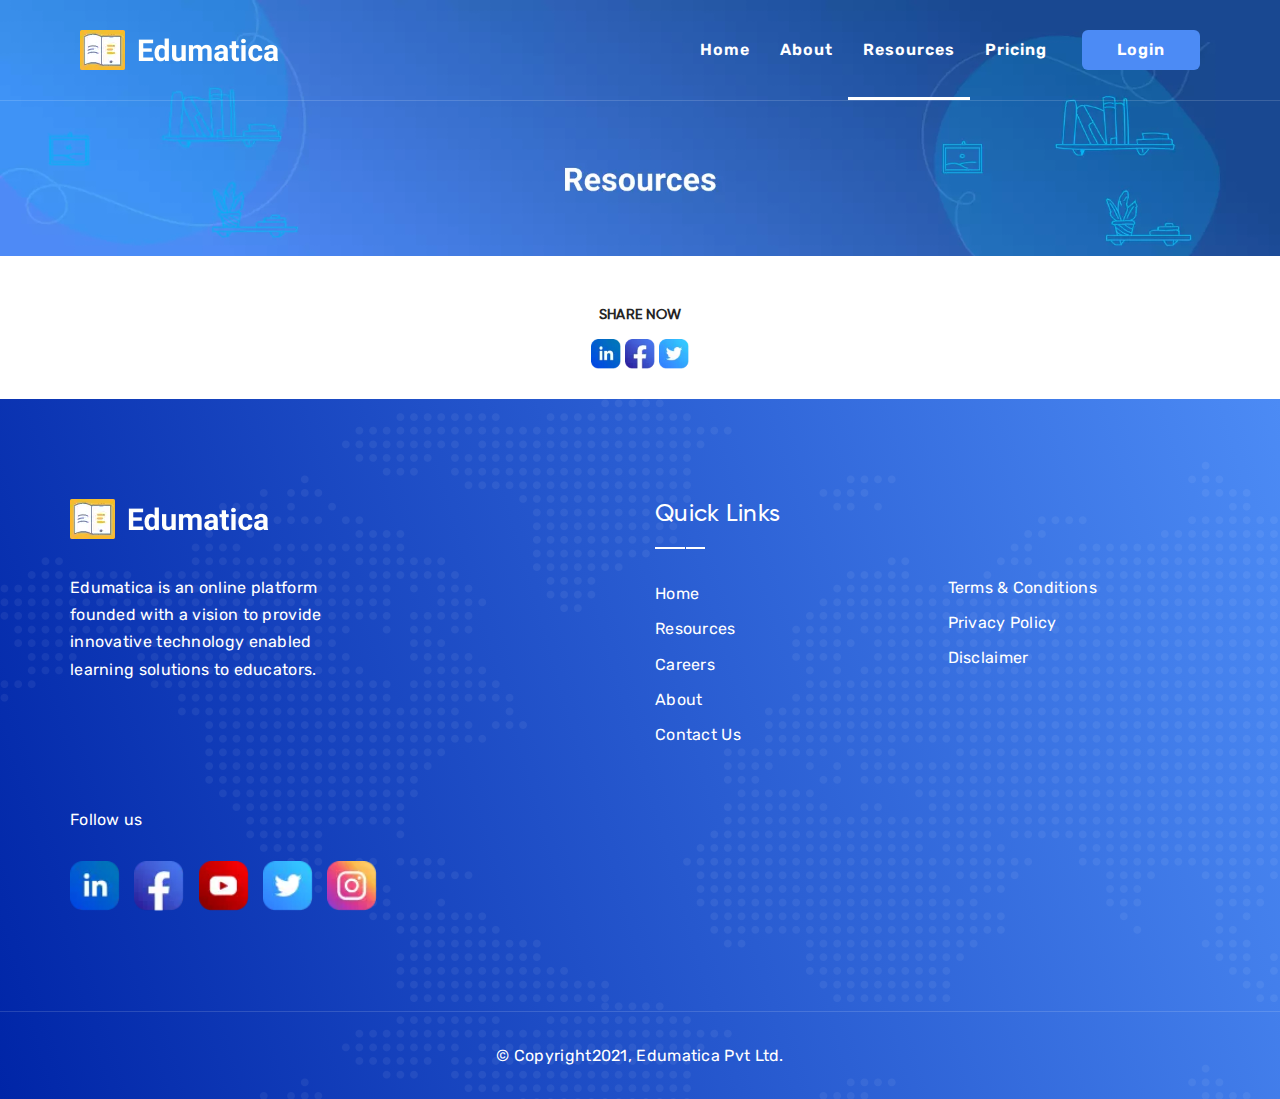
<file: resources-details.html>
<!DOCTYPE html>
<html class="no-js" lang="zxx">
  <head>
    <!--====== USEFULL META ======-->
    <meta charset="UTF-8" />
    <meta http-equiv="X-UA-Compatible" content="IE=edge" />
    <meta name="viewport" content="width=device-width, initial-scale=1" />
    <meta
      name="description"
      content="Best online coaching software helping educators to go digital with technological support."
    />
    <meta
      name="keywords"
      content="Conduct online live classes, online teaching software, Coaching institute software, online tutoring software, best educational software, free classroom software"
    />

    <!--====== TITLE TAG ======-->
    <title>
      Edumatica- Online platform for educators to conduct live classes
    </title>

    <!--====== FAVICON ICON =======-->
    <link rel="shortcut icon" type="image/ico" href="assets/img/favicon.png" />

    <!--====== STYLESHEETS ======-->
    <link href="assets/css/plugins.min.css" rel="stylesheet" />
    <link href="assets/css/icons.min.css" rel="stylesheet" />
    <link href="assets/css/typography.min.css" rel="stylesheet" />
    <link href="assets/css/header.min.css" rel="stylesheet" />
    <link href="assets/css/footer.min.css" rel="stylesheet" />

    <!--====== MAIN STYLESHEETS ======-->
    <link href="style.css" rel="stylesheet" />
    <link href="assets/css/responsive.min.css" rel="stylesheet" />

    <script src="assets/js/vendor/modernizr-2.8.3.min.js" async></script>

    <!-- Global site tag (gtag.js) - Google Analytics -->
    <script
      async
      src="https://www.googletagmanager.com/gtag/js?id=G-WNGN1HHX3Q"
    ></script>
    <script>
      window.dataLayer = window.dataLayer || [];
      function gtag() {
        dataLayer.push(arguments);
      }
      gtag('js', new Date());

      gtag('config', 'G-WNGN1HHX3Q');
    </script>

    <script src="assets/helper/helper.js"></script>
    <script src="assets/helper/common.js" async></script>
    <script src="assets/helper/apicontentdetail.js" async></script>
    <!--[if lt IE 9]>
      <script src="//oss.maxcdn.com/html5shiv/3.7.2/html5shiv.min.js"></script>
      <script src="//oss.maxcdn.com/respond/1.4.2/respond.min.js"></script>
    <![endif]-->
  </head>

  <body
    class="overflow-xhidden home-three"
    data-spy="scroll"
    data-target=".mainmenu-area"
    data-offset="90"
  >
    <!--[if lt IE 8]>
      <p class="browserupgrade">
        You are using an <strong>outdated</strong> browser. Please
        <a href="http://browsehappy.com/">upgrade your browser</a> to improve
        your experience.
      </p>
    <![endif]-->

    <!--- PRELOADER -->
    <!-- <div class="preeloader">
      <div class="preloader-spinner"></div>
    </div> -->

    <!--SCROLL TO TOP-->
    <!-- <a href="#scroolup" class="scrolltotop"><i class="fa fa-long-arrow-up"></i></a> -->

    <!--START TOP AREA-->
    <header class="top-area" id="home">
      <div class="header-top-area" id="scroolup">
        <!--MAINMENU AREA-->
        <div class="mainmenu-area" id="mainmenu-area">
          <div class="mainmenu-area-bg"></div>
          <!-- <div class="cd-main-header animate-search">
                  <div id="search" class="cd-main-search">
                      <form>
                          <input type="search" placeholder="Search..." name="s">
                      </form>

                      <div class="cd-search-suggestions">
                          <div class="news">
                              <h3>News</h3>
                              <ul>
                                  <li>
                                      <a class="image-wrapper" href="#0"><img src="assets/img/placeholder.png" alt="News image"></a>
                                      <h4><a class="cd-nowrap" href="#0">Lorem ipsum dolor sit amet, consectetur adipisicing elit.</a></h4>
                                      <time datetime="2016-01-12">Feb 03, 2016</time>
                                  </li>

                                  <li>
                                      <a class="image-wrapper" href="#0"><img src="assets/img/placeholder.png" alt="News image"></a>
                                      <h4><a class="cd-nowrap" href="#0">Incidunt voluptatem adipisci voluptates fugit beatae culpa eum, distinctio, assumenda est ad</a></h4>
                                      <time datetime="2016-01-12">Jan 28, 2016</time>
                                  </li>

                                  <li>
                                      <a class="image-wrapper" href="#0"><img src="assets/img/placeholder.png" alt="News image"></a>
                                      <h4><a class="cd-nowrap" href="#0">Lorem ipsum dolor sit amet, consectetur adipisicing elit. Iusto, esse.</a></h4>
                                      <time datetime="2016-01-12">Jan 12, 2016</time>
                                  </li>
                              </ul>
                          </div>
                          <div class="quick-links">
                              <h3>Quick Links</h3>
                              <ul>
                                  <li><a href="#0">Find a store</a></li>
                                  <li><a href="#0">Accessories</a></li>
                                  <li><a href="#0">Warranty info</a></li>
                                  <li><a href="#0">Support</a></li>
                                  <li><a href="#0">Contact us</a></li>
                              </ul>
                          </div>
                      </div>
                      <a href="#" class="close cd-text-replace"></a>
                      <div class="cd-cover-layer"></div>
                  </div>
              </div> -->
          <nav class="navbar">
            <div class="container">
              <div class="row">
                <div class="col-md-12 flex-v-center">
                  <div class="navbar-header">
                    <a href="index.html" class="custom-logo-link default-logo"
                      ><img src="assets/img/edumatica.webp" alt="logo"
                    /></a>
                    <a href="index.html" class="custom-logo-link sticky-logo"
                      ><img src="assets/img/edumaticaBlue.webp" alt="logo"
                    /></a>
                  </div>
                  <svg
                    class="ham hamRotate ham8"
                    viewBox="0 0 100 100"
                    width="50"
                  >
                    <path
                      class="line top"
                      d="m 30,33 h 40 c 3.722839,0 7.5,3.126468 7.5,8.578427 0,5.451959 -2.727029,8.421573 -7.5,8.421573 h -20"
                    />
                    <path class="line middle" d="m 30,50 h 40" />
                    <path
                      class="line bottom"
                      d="m 70,67 h -40 c 0,0 -7.5,-0.802118 -7.5,-8.365747 0,-7.563629 7.5,-8.634253 7.5,-8.634253 h 20"
                    />
                  </svg>
                  <div id="main-nav" class="stellarnav">
                    <ul id="nav" class="nav navbar-nav pull-right">
                      <li><a href="index.html">Home</a></li>
                      <li><a href="about.html">About</a></li>
                      <li class="active">
                        <a href="resources.html">Resources</a>
                      </li>
                      <li><a href="index.html#pricing">Pricing</a></li>
                      <li>
                        <a
                          onclick="redirectToLogin('','')"
                          class="loginBtn smallLogin"
                          >Login</a
                        >
                      </li>
                    </ul>
                  </div>
                </div>
              </div>
            </div>
          </nav>
        </div>
        <!--END MAINMENU AREA END-->
      </div>
    </header>

    <!--VIDEO PROMO AREA-->
    <section class="smallscrtm">
      <img data-src="assets/img/resTop.webp" />
    </section>
    <!--VIDEO PROMO AREA END-->

    <!--BLOG AREA-->
    <section class="blog-area" id="blog">
      <div id="selectedcontent"></div>
      <div class="container">
        <div class="row paddingBT">
          <div class="container">
            <div class="col-md-12 col-lg-12 col-sm-12 col-xs-12">
              <div class="center medMarginTop">
                <h5>SHARE NOW</h5>
              </div>
            </div>
            <div class="col-md-12 col-lg-12 col-sm-12 col-xs-12">
              <div class="center">
                <img
                  style="height: 30px; cursor: pointer"
                  data-src="assets/img/icons/linkedin.webp"
                  onclick="shresm('linkedin')"
                />
                <img
                  style="height: 30px; cursor: pointer"
                  data-src="assets/img/icons/facebook.webp"
                  onclick="shresm('fb')"
                />
                <img
                  style="height: 30px; cursor: pointer"
                  data-src="assets/img/icons/twitter.webp"
                  onclick="shresm('twitter')"
                />
              </div>
            </div>
          </div>
        </div>
      </div>
    </section>
    <!--BLOG AREA END-->

    <!--FOOER AREA-->
    <footer class="footer-area white relative">
      <div class="area-bg"></div>
      <div class="footer-top-area section-padding">
        <div class="container">
          <div class="row">
            <div
              class="
                col-md-3 col-sm-12 col-xs-12
                sm-center
                xs-center
                sm-mb50
                xs-mb50
              "
            >
              <div class="single-widgets">
                <div class="footer-logo">
                  <a href="index.html"
                    ><img src="assets/img/edumatica.webp" alt=""
                  /></a>
                </div>
                <p>
                  Edumatica is an online platform founded with a vision to
                  provide innovative technology enabled learning solutions to
                  educators.
                </p>
                <div class="footer-search-form">
                  <!-- <form action="#">
                                  <input type="text" name="footer_search" id="footer_search" placeholder="Search Here.">
                                  <button type="submit"><i class="dripicons-search"></i></button>
                              </form> -->
                </div>
              </div>
            </div>
            <div class="col-md-offset-1 col-md-2 col-sm-4 col-xs-12"></div>
            <div class="col-md-3 col-sm-4 col-xs-12">
              <div class="single-widgets xs-mb50">
                <h3>Quick Links</h3>
                <ul>
                  <li><a href="index.html">Home</a></li>
                  <li><a href="resources.html">Resources</a></li>
                  <li><a href="careers.html">Careers</a></li>
                  <li><a href="about.html">About</a></li>
                  <li><a href="contactus.html">Contact Us</a></li>
                </ul>
              </div>
            </div>
            <div class="col-md-3 col-sm-4 col-xs-12">
              <div class="single-widgets">
                <ul>
                  <li class="topMargin">
                    <a style="cursor: pointer" onclick="redirectTC()"
                      >Terms & Conditions</a
                    >
                  </li>
                  <li>
                    <a style="cursor: pointer" onclick="redirectPP()"
                      >Privacy Policy</a
                    >
                  </li>
                  <li>
                    <a style="cursor: pointer" onclick="redirectDC()"
                      >Disclaimer</a
                    >
                  </li>
                </ul>
              </div>
            </div>
          </div>
          <div class="row medMarginTop">
            <div
              class="
                col-md-6 col-sm-12 col-xs-12
                sm-center
                xs-center
                sm-mb50
                xs-mb50
              "
            >
              <p>Follow us</p>
              <br />
              <img
                style="height: 50px; margin-right: 10px; cursor: pointer"
                data-src="assets/img/icons/linkedin.webp"
                onclick="catchus('linkedin')"
              />
              <img
                style="height: 50px; margin-right: 10px; cursor: pointer"
                data-src="assets/img/icons/facebook.webp"
                onclick="catchus('fb')"
              />
              <img
                style="height: 50px; margin-right: 10px; cursor: pointer"
                data-src="assets/img/icons/youtube.webp"
                onclick="catchus('yt')"
              />
              <img
                style="height: 50px; margin-right: 10px; cursor: pointer"
                data-src="assets/img/icons/twitter.webp"
                onclick="catchus('twitter')"
              />
              <img
                style="height: 50px; margin-right: 10px; cursor: pointer"
                data-src="assets/img/icons/instagram.webp"
                onclick="catchus('ig')"
              />
            </div>
          </div>
        </div>
      </div>
      <div class="footer-bottom-area">
        <div class="container">
          <div class="row">
            <div class="col-md-12 col-lg-12 col-sm-12 col-xs-12">
              <div class="footer-copyright text-center">
                <p>&copy; Copyright2021, Edumatica Pvt Ltd.</p>
              </div>
            </div>
          </div>
        </div>
      </div>
    </footer>
    <!--FOOER AREA END-->

    <!--====== SCRIPTS JS ======-->
    <script src="assets/js/vendor/jquery-1.12.4.min.js"></script>
    <script src="assets/js/index.js"></script>

    <!--====== PLUGINS JS ======-->

    <script src="assets/js/owl.carousel.min.js"></script>
    <script src="assets/js/stellar.min.js"></script>
    <script src="assets/js/jquery.parallax-layer-scroll.min.js"></script>
    <script src="assets/js/chaffle.min.js"></script>
    <script src="assets/js/anime.min.js"></script>
    <script src="assets/js/stellarnav.min.js"></script>
    <script src="assets/js/jquery.sticky.min.js"></script>
    <script src="assets/js/wow.min.js"></script>
    <script src="assets/js/placeholdem.min.js"></script>
    <script src="assets/js/footer-reveal.min.js"></script>
    <script src="assets/js/ResizeSensor.min.js"></script>
    <script src="assets/js/theia-sticky-sidebar.min.js"></script>

    <!--===== ACTIVE JS=====-->
    <script src="assets/js/main.min.js"></script>
  </body>
</html>
</file>
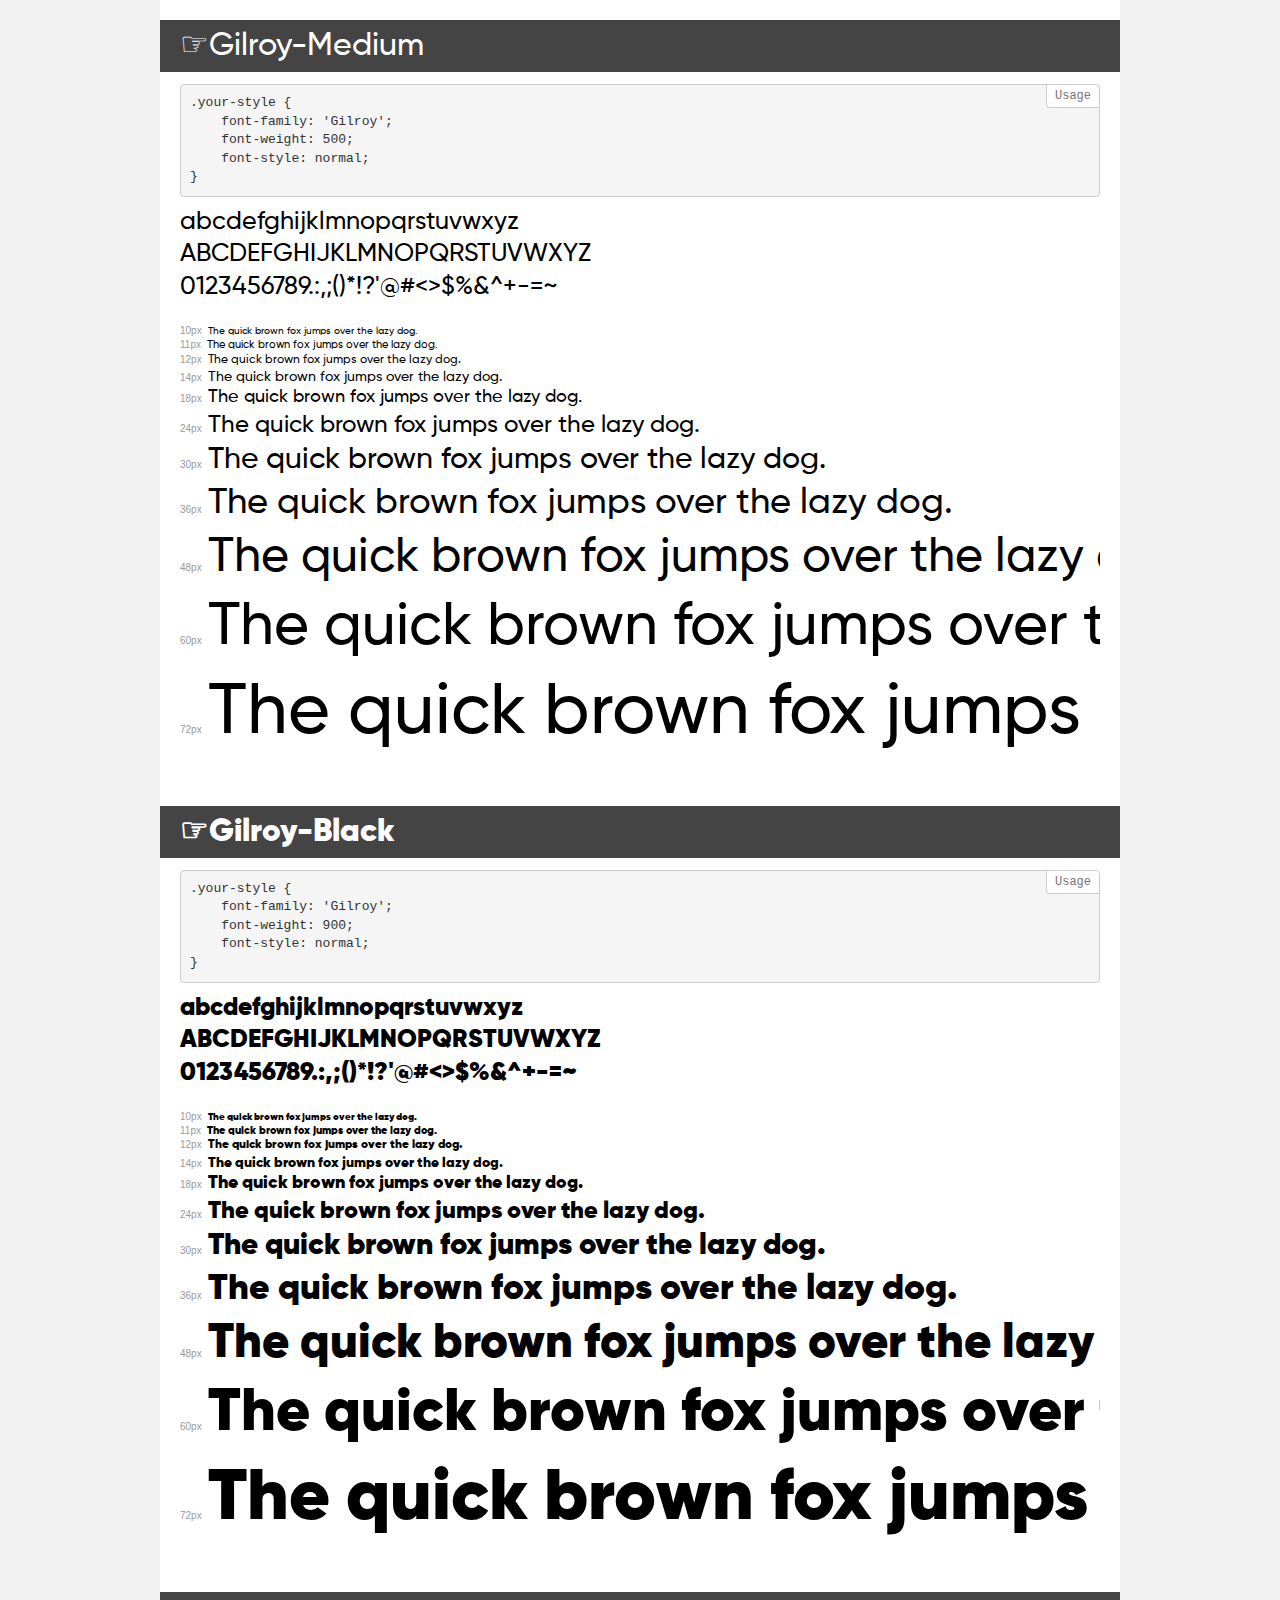
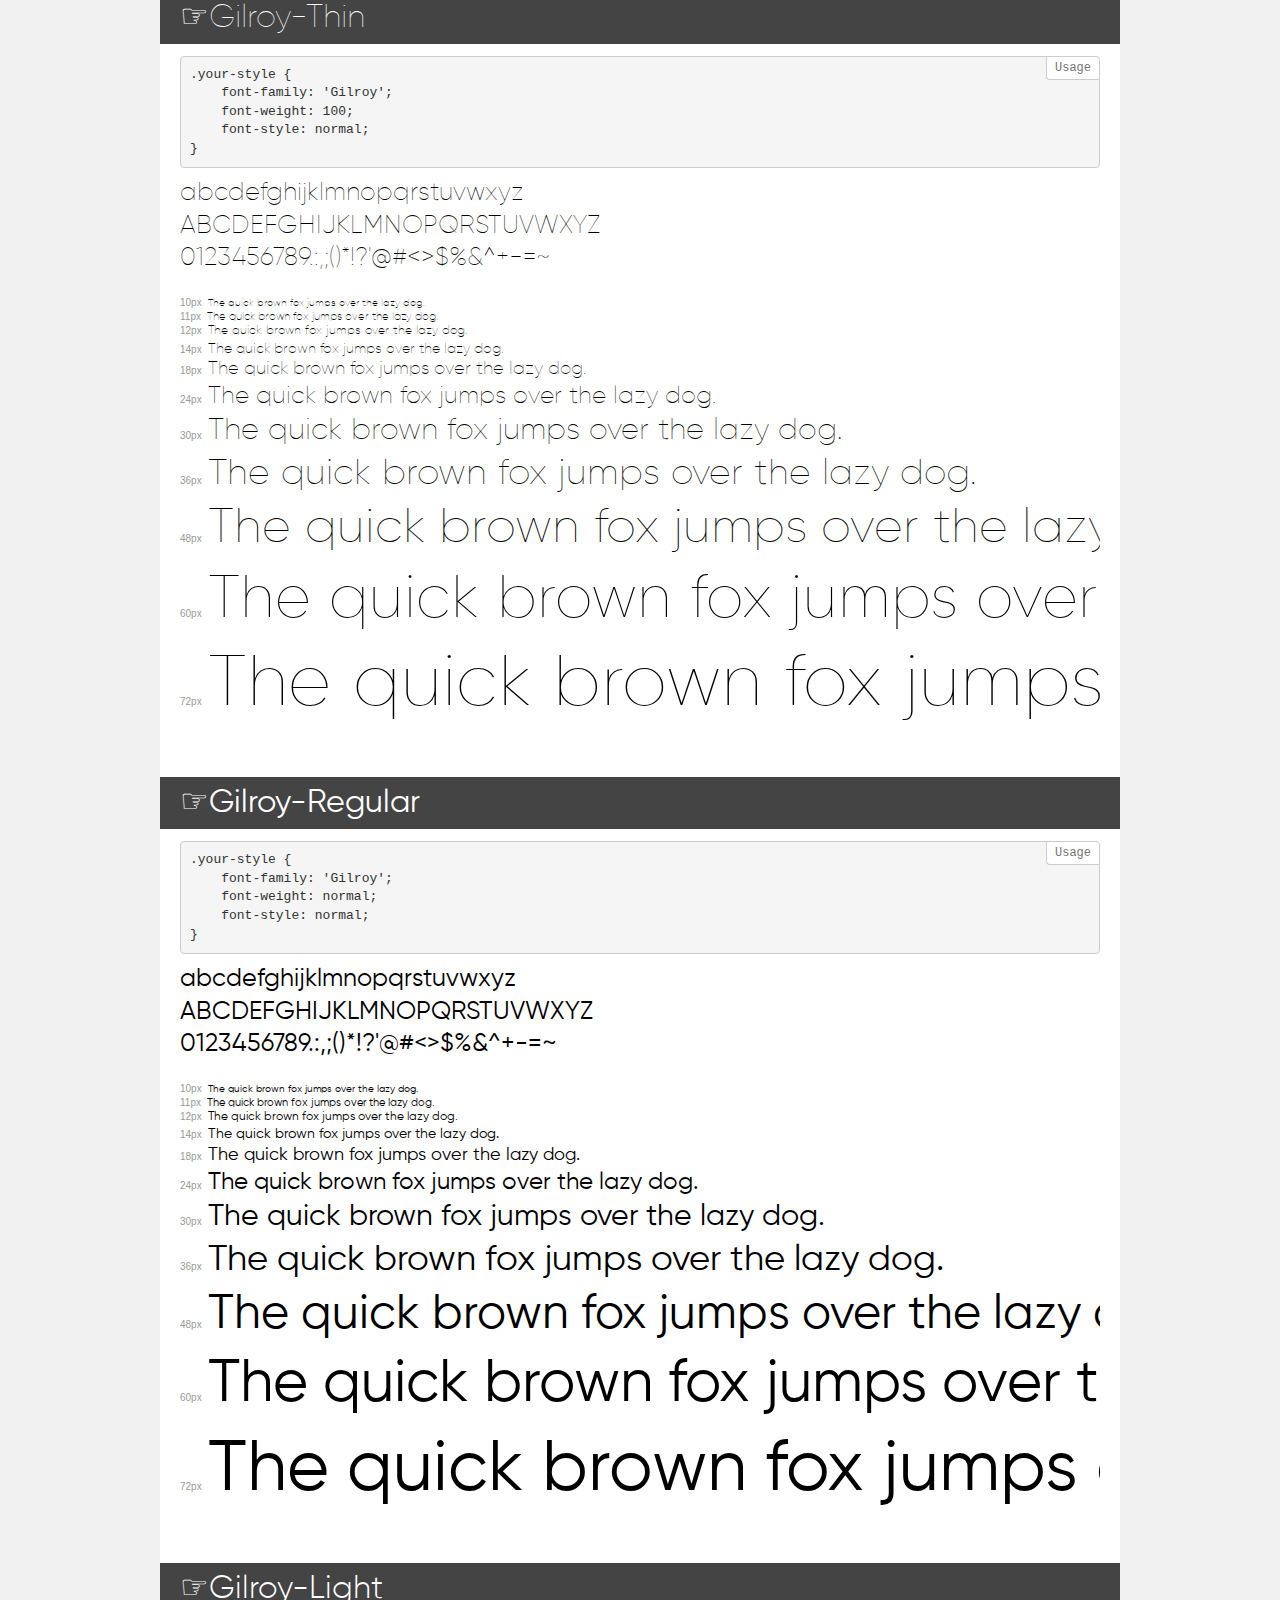
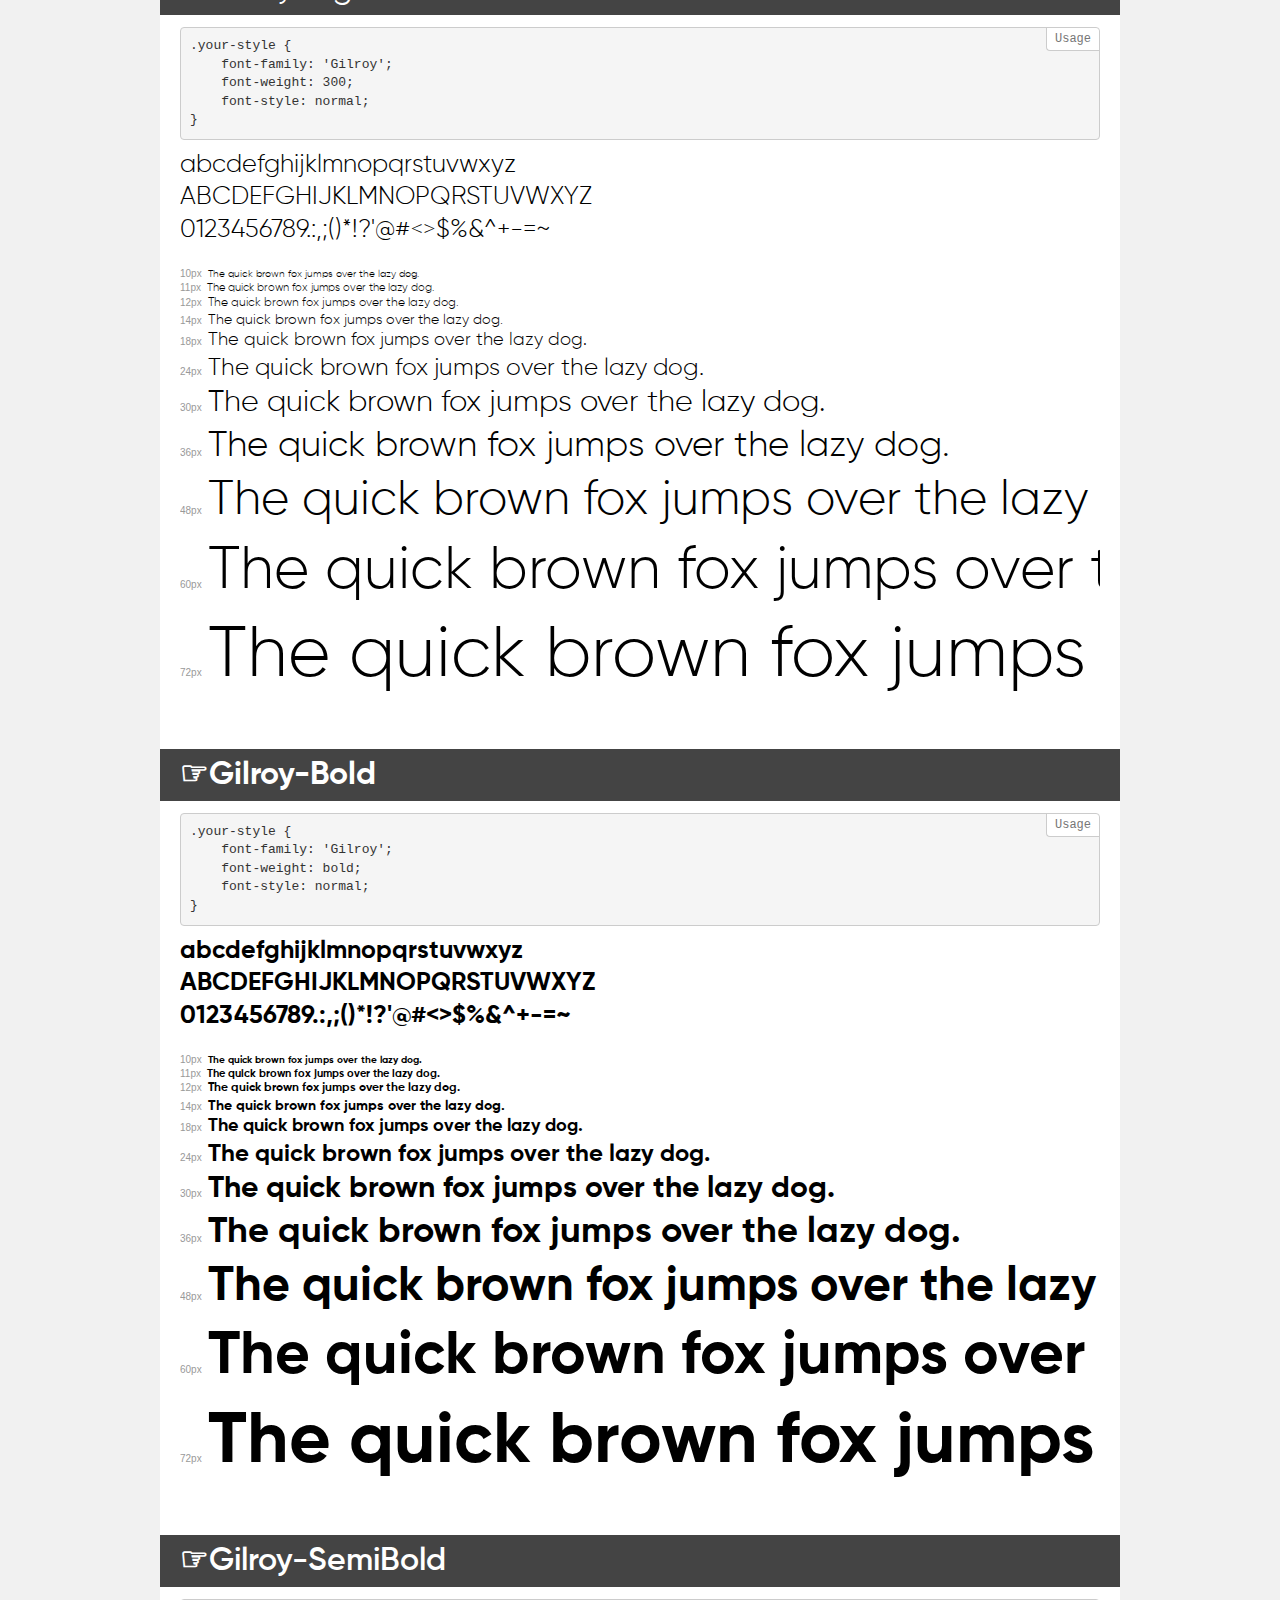
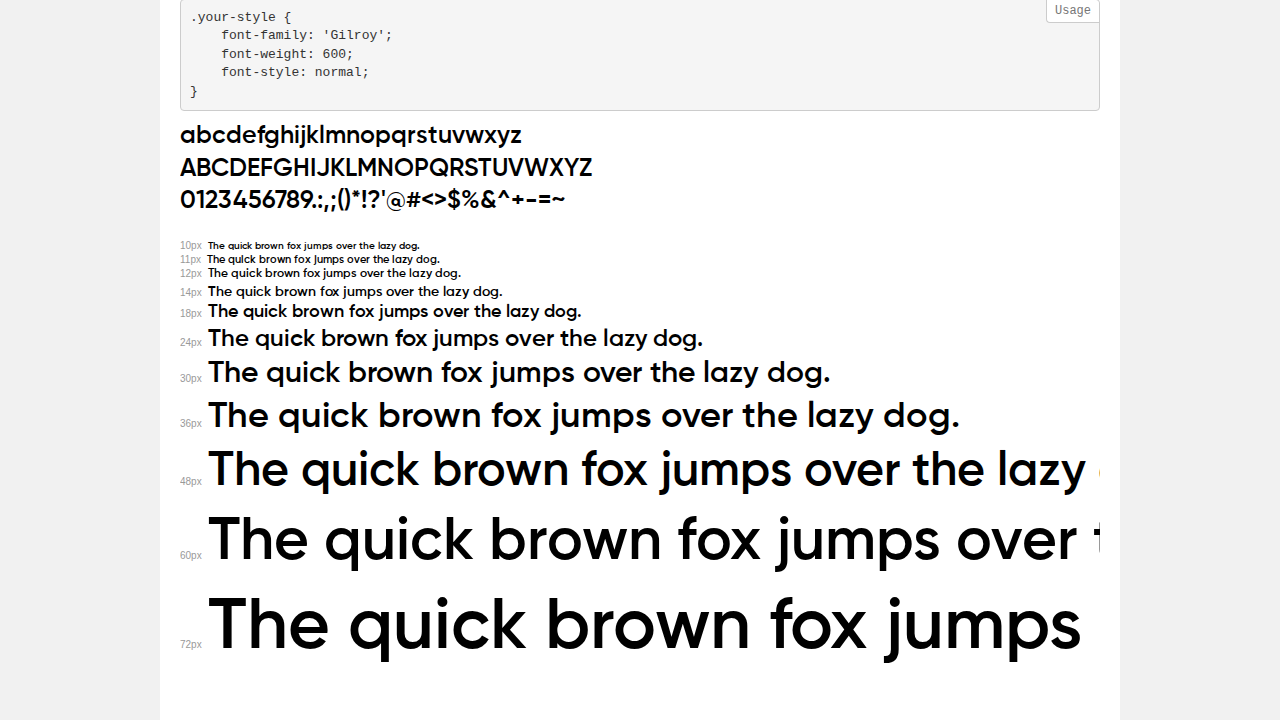
<file: assets/fonts/demo_fonts.html>
<!DOCTYPE html>
<html>
<head>
    <meta charset="utf-8">
    <meta http-equiv="X-UA-Compatible" content="IE=edge">
    <meta name="viewport" content="width=device-width, initial-scale=1">
    <meta name="robots" content="noindex, noarchive">
    <meta name="format-detection" content="telephone=no">
    <title>Transfonter demo</title>
    <link href="stylesheet.css" rel="stylesheet">
    <style>
        /*
        http://meyerweb.com/eric/tools/css/reset/
        v2.0 | 20110126
        License: none (public domain)
        */
        html, body, div, span, applet, object, iframe,
        h1, h2, h3, h4, h5, h6, p, blockquote, pre,
        a, abbr, acronym, address, big, cite, code,
        del, dfn, em, img, ins, kbd, q, s, samp,
        small, strike, strong, sub, sup, tt, var,
        b, u, i, center,
        dl, dt, dd, ol, ul, li,
        fieldset, form, label, legend,
        table, caption, tbody, tfoot, thead, tr, th, td,
        article, aside, canvas, details, embed,
        figure, figcaption, footer, header, hgroup,
        menu, nav, output, ruby, section, summary,
        time, mark, audio, video {
            margin: 0;
            padding: 0;
            border: 0;
            font-size: 100%;
            font: inherit;
            vertical-align: baseline;
        }
        /* HTML5 display-role reset for older browsers */
        article, aside, details, figcaption, figure,
        footer, header, hgroup, menu, nav, section {
            display: block;
        }
        body {
            line-height: 1;
        }
        ol, ul {
            list-style: none;
        }
        blockquote, q {
            quotes: none;
        }
        blockquote:before, blockquote:after,
        q:before, q:after {
            content: '';
            content: none;
        }
        table {
            border-collapse: collapse;
            border-spacing: 0;
        }
        /* common styles */
        body {
            background: #f1f1f1;
            color: #000;
        }
        .page {
            background: #fff;
            width: 920px;
            margin: 0 auto;
            padding: 20px 20px 0 20px;
            overflow: hidden;
        }
        .font-container {
            overflow-x: auto;
            overflow-y: hidden;
            margin-bottom: 40px;
            line-height: 1.3;
            white-space: nowrap;
            padding-bottom: 5px;
        }
        h1 {
            position: relative;
            background: #444;
            font-size: 32px;
            color: #fff;
            padding: 10px 20px;
            margin: 0 -20px 12px -20px;
        }
        .letters {
            font-size: 25px;
            margin-bottom: 20px;
        }
        .s10:before {
            content: '10px';
        }
        .s11:before {
            content: '11px';
        }
        .s12:before {
            content: '12px';
        }
        .s14:before {
            content: '14px';
        }
        .s18:before {
            content: '18px';
        }
        .s24:before {
            content: '24px';
        }
        .s30:before {
            content: '30px';
        }
        .s36:before {
            content: '36px';
        }
        .s48:before {
            content: '48px';
        }
        .s60:before {
            content: '60px';
        }
        .s72:before {
            content: '72px';
        }
        .s10:before, .s11:before, .s12:before, .s14:before,
        .s18:before, .s24:before, .s30:before, .s36:before,
        .s48:before, .s60:before, .s72:before {
            font-family: Arial, sans-serif;
            font-size: 10px;
            font-weight: normal;
            font-style: normal;
            color: #999;
            padding-right: 6px;
        }
        pre {
            display: block;
            position: relative;
            padding: 9px;
            margin: 0 0 10px;
            font-family: Monaco, Menlo, Consolas, "Courier New", monospace !important;
            font-size: 13px;
            line-height: 1.428571429;
            color: #333;
            font-weight: normal !important;
            font-style: normal !important;
            background-color: #f5f5f5;
            border: 1px solid #ccc;
            overflow-x: auto;
            border-radius: 4px;
        }
        pre:after {
            display: block;
            position: absolute;
            right: 0;
            top: 0;
            content: 'Usage';
            line-height: 1;
            padding: 5px 8px;
            font-size: 12px;
            color: #767676;
            background-color: #fff;
            border: 1px solid #ccc;
            border-right: none;
            border-top: none;
            border-radius: 0 4px 0 4px;
            z-index: 10;
        }
        /* responsive */
        @media (max-width: 959px) {
            .page {
                width: auto;
                margin: 0;
            }
        }
    </style>
</head>
<body>
<div class="page">
    <div class="demo" style="font-family: 'Gilroy'; font-weight: 500; font-style: normal;">
        <h1>☞Gilroy-Medium</h1>
        <pre>.your-style {
    font-family: 'Gilroy';
    font-weight: 500;
    font-style: normal;
}</pre>
        <div class="font-container">
            <p class="letters">
                abcdefghijklmnopqrstuvwxyz<br>
ABCDEFGHIJKLMNOPQRSTUVWXYZ<br>
                0123456789.:,;()*!?'@#<>$%&^+-=~
            </p>
            <p class="s10" style="font-size: 10px;">The quick brown fox jumps over the lazy dog.</p>
            <p class="s11" style="font-size: 11px;">The quick brown fox jumps over the lazy dog.</p>
            <p class="s12" style="font-size: 12px;">The quick brown fox jumps over the lazy dog.</p>
            <p class="s14" style="font-size: 14px;">The quick brown fox jumps over the lazy dog.</p>
            <p class="s18" style="font-size: 18px;">The quick brown fox jumps over the lazy dog.</p>
            <p class="s24" style="font-size: 24px;">The quick brown fox jumps over the lazy dog.</p>
            <p class="s30" style="font-size: 30px;">The quick brown fox jumps over the lazy dog.</p>
            <p class="s36" style="font-size: 36px;">The quick brown fox jumps over the lazy dog.</p>
            <p class="s48" style="font-size: 48px;">The quick brown fox jumps over the lazy dog.</p>
            <p class="s60" style="font-size: 60px;">The quick brown fox jumps over the lazy dog.</p>
            <p class="s72" style="font-size: 72px;">The quick brown fox jumps over the lazy dog.</p>
        </div>
    </div>
    <div class="demo" style="font-family: 'Gilroy'; font-weight: 900; font-style: normal;">
        <h1>☞Gilroy-Black</h1>
        <pre>.your-style {
    font-family: 'Gilroy';
    font-weight: 900;
    font-style: normal;
}</pre>
        <div class="font-container">
            <p class="letters">
                abcdefghijklmnopqrstuvwxyz<br>
ABCDEFGHIJKLMNOPQRSTUVWXYZ<br>
                0123456789.:,;()*!?'@#<>$%&^+-=~
            </p>
            <p class="s10" style="font-size: 10px;">The quick brown fox jumps over the lazy dog.</p>
            <p class="s11" style="font-size: 11px;">The quick brown fox jumps over the lazy dog.</p>
            <p class="s12" style="font-size: 12px;">The quick brown fox jumps over the lazy dog.</p>
            <p class="s14" style="font-size: 14px;">The quick brown fox jumps over the lazy dog.</p>
            <p class="s18" style="font-size: 18px;">The quick brown fox jumps over the lazy dog.</p>
            <p class="s24" style="font-size: 24px;">The quick brown fox jumps over the lazy dog.</p>
            <p class="s30" style="font-size: 30px;">The quick brown fox jumps over the lazy dog.</p>
            <p class="s36" style="font-size: 36px;">The quick brown fox jumps over the lazy dog.</p>
            <p class="s48" style="font-size: 48px;">The quick brown fox jumps over the lazy dog.</p>
            <p class="s60" style="font-size: 60px;">The quick brown fox jumps over the lazy dog.</p>
            <p class="s72" style="font-size: 72px;">The quick brown fox jumps over the lazy dog.</p>
        </div>
    </div>
    <div class="demo" style="font-family: 'Gilroy'; font-weight: 100; font-style: normal;">
        <h1>☞Gilroy-Thin</h1>
        <pre>.your-style {
    font-family: 'Gilroy';
    font-weight: 100;
    font-style: normal;
}</pre>
        <div class="font-container">
            <p class="letters">
                abcdefghijklmnopqrstuvwxyz<br>
ABCDEFGHIJKLMNOPQRSTUVWXYZ<br>
                0123456789.:,;()*!?'@#<>$%&^+-=~
            </p>
            <p class="s10" style="font-size: 10px;">The quick brown fox jumps over the lazy dog.</p>
            <p class="s11" style="font-size: 11px;">The quick brown fox jumps over the lazy dog.</p>
            <p class="s12" style="font-size: 12px;">The quick brown fox jumps over the lazy dog.</p>
            <p class="s14" style="font-size: 14px;">The quick brown fox jumps over the lazy dog.</p>
            <p class="s18" style="font-size: 18px;">The quick brown fox jumps over the lazy dog.</p>
            <p class="s24" style="font-size: 24px;">The quick brown fox jumps over the lazy dog.</p>
            <p class="s30" style="font-size: 30px;">The quick brown fox jumps over the lazy dog.</p>
            <p class="s36" style="font-size: 36px;">The quick brown fox jumps over the lazy dog.</p>
            <p class="s48" style="font-size: 48px;">The quick brown fox jumps over the lazy dog.</p>
            <p class="s60" style="font-size: 60px;">The quick brown fox jumps over the lazy dog.</p>
            <p class="s72" style="font-size: 72px;">The quick brown fox jumps over the lazy dog.</p>
        </div>
    </div>
    <div class="demo" style="font-family: 'Gilroy'; font-weight: normal; font-style: normal;">
        <h1>☞Gilroy-Regular</h1>
        <pre>.your-style {
    font-family: 'Gilroy';
    font-weight: normal;
    font-style: normal;
}</pre>
        <div class="font-container">
            <p class="letters">
                abcdefghijklmnopqrstuvwxyz<br>
ABCDEFGHIJKLMNOPQRSTUVWXYZ<br>
                0123456789.:,;()*!?'@#<>$%&^+-=~
            </p>
            <p class="s10" style="font-size: 10px;">The quick brown fox jumps over the lazy dog.</p>
            <p class="s11" style="font-size: 11px;">The quick brown fox jumps over the lazy dog.</p>
            <p class="s12" style="font-size: 12px;">The quick brown fox jumps over the lazy dog.</p>
            <p class="s14" style="font-size: 14px;">The quick brown fox jumps over the lazy dog.</p>
            <p class="s18" style="font-size: 18px;">The quick brown fox jumps over the lazy dog.</p>
            <p class="s24" style="font-size: 24px;">The quick brown fox jumps over the lazy dog.</p>
            <p class="s30" style="font-size: 30px;">The quick brown fox jumps over the lazy dog.</p>
            <p class="s36" style="font-size: 36px;">The quick brown fox jumps over the lazy dog.</p>
            <p class="s48" style="font-size: 48px;">The quick brown fox jumps over the lazy dog.</p>
            <p class="s60" style="font-size: 60px;">The quick brown fox jumps over the lazy dog.</p>
            <p class="s72" style="font-size: 72px;">The quick brown fox jumps over the lazy dog.</p>
        </div>
    </div>
    <div class="demo" style="font-family: 'Gilroy'; font-weight: 300; font-style: normal;">
        <h1>☞Gilroy-Light</h1>
        <pre>.your-style {
    font-family: 'Gilroy';
    font-weight: 300;
    font-style: normal;
}</pre>
        <div class="font-container">
            <p class="letters">
                abcdefghijklmnopqrstuvwxyz<br>
ABCDEFGHIJKLMNOPQRSTUVWXYZ<br>
                0123456789.:,;()*!?'@#<>$%&^+-=~
            </p>
            <p class="s10" style="font-size: 10px;">The quick brown fox jumps over the lazy dog.</p>
            <p class="s11" style="font-size: 11px;">The quick brown fox jumps over the lazy dog.</p>
            <p class="s12" style="font-size: 12px;">The quick brown fox jumps over the lazy dog.</p>
            <p class="s14" style="font-size: 14px;">The quick brown fox jumps over the lazy dog.</p>
            <p class="s18" style="font-size: 18px;">The quick brown fox jumps over the lazy dog.</p>
            <p class="s24" style="font-size: 24px;">The quick brown fox jumps over the lazy dog.</p>
            <p class="s30" style="font-size: 30px;">The quick brown fox jumps over the lazy dog.</p>
            <p class="s36" style="font-size: 36px;">The quick brown fox jumps over the lazy dog.</p>
            <p class="s48" style="font-size: 48px;">The quick brown fox jumps over the lazy dog.</p>
            <p class="s60" style="font-size: 60px;">The quick brown fox jumps over the lazy dog.</p>
            <p class="s72" style="font-size: 72px;">The quick brown fox jumps over the lazy dog.</p>
        </div>
    </div>
    <div class="demo" style="font-family: 'Gilroy'; font-weight: bold; font-style: normal;">
        <h1>☞Gilroy-Bold</h1>
        <pre>.your-style {
    font-family: 'Gilroy';
    font-weight: bold;
    font-style: normal;
}</pre>
        <div class="font-container">
            <p class="letters">
                abcdefghijklmnopqrstuvwxyz<br>
ABCDEFGHIJKLMNOPQRSTUVWXYZ<br>
                0123456789.:,;()*!?'@#<>$%&^+-=~
            </p>
            <p class="s10" style="font-size: 10px;">The quick brown fox jumps over the lazy dog.</p>
            <p class="s11" style="font-size: 11px;">The quick brown fox jumps over the lazy dog.</p>
            <p class="s12" style="font-size: 12px;">The quick brown fox jumps over the lazy dog.</p>
            <p class="s14" style="font-size: 14px;">The quick brown fox jumps over the lazy dog.</p>
            <p class="s18" style="font-size: 18px;">The quick brown fox jumps over the lazy dog.</p>
            <p class="s24" style="font-size: 24px;">The quick brown fox jumps over the lazy dog.</p>
            <p class="s30" style="font-size: 30px;">The quick brown fox jumps over the lazy dog.</p>
            <p class="s36" style="font-size: 36px;">The quick brown fox jumps over the lazy dog.</p>
            <p class="s48" style="font-size: 48px;">The quick brown fox jumps over the lazy dog.</p>
            <p class="s60" style="font-size: 60px;">The quick brown fox jumps over the lazy dog.</p>
            <p class="s72" style="font-size: 72px;">The quick brown fox jumps over the lazy dog.</p>
        </div>
    </div>
    <div class="demo" style="font-family: 'Gilroy'; font-weight: 600; font-style: normal;">
        <h1>☞Gilroy-SemiBold</h1>
        <pre>.your-style {
    font-family: 'Gilroy';
    font-weight: 600;
    font-style: normal;
}</pre>
        <div class="font-container">
            <p class="letters">
                abcdefghijklmnopqrstuvwxyz<br>
ABCDEFGHIJKLMNOPQRSTUVWXYZ<br>
                0123456789.:,;()*!?'@#<>$%&^+-=~
            </p>
            <p class="s10" style="font-size: 10px;">The quick brown fox jumps over the lazy dog.</p>
            <p class="s11" style="font-size: 11px;">The quick brown fox jumps over the lazy dog.</p>
            <p class="s12" style="font-size: 12px;">The quick brown fox jumps over the lazy dog.</p>
            <p class="s14" style="font-size: 14px;">The quick brown fox jumps over the lazy dog.</p>
            <p class="s18" style="font-size: 18px;">The quick brown fox jumps over the lazy dog.</p>
            <p class="s24" style="font-size: 24px;">The quick brown fox jumps over the lazy dog.</p>
            <p class="s30" style="font-size: 30px;">The quick brown fox jumps over the lazy dog.</p>
            <p class="s36" style="font-size: 36px;">The quick brown fox jumps over the lazy dog.</p>
            <p class="s48" style="font-size: 48px;">The quick brown fox jumps over the lazy dog.</p>
            <p class="s60" style="font-size: 60px;">The quick brown fox jumps over the lazy dog.</p>
            <p class="s72" style="font-size: 72px;">The quick brown fox jumps over the lazy dog.</p>
        </div>
    </div>
</div>
</body>
</html>
</file>
<file: style.css>
/*---------------------------
    1. THEME BG COLOR
-----------------------------*/
.overflow-xhidden {
    overflow-x: hidden;
    overflow-y: inherit;
}

section,
header {
    background: #ffffff none repeat scroll 0 0;
}

.area-image-content,
.area-content {
    position: relative;
    z-index: 9;
}

/*--------------------------
    BUTTONS & BACKGROUND
----------------------------*/

/*---------------------------
    2. PRELOADER
-----------------------------*/
.preeloader {
    background: rgba(255, 255, 255, 1) none repeat scroll 0 0;
    height: 100%;
    position: fixed;
    width: 100%;
    z-index: 999999;
}

.preloader-spinner {
    -webkit-animation: 1s ease-out 0s normal none infinite running pulsate;
    animation: 1s ease-out 0s normal none infinite running pulsate;
    border: 5px solid #292929;
    border-radius: 40px;
    display: block;
    height: 40px;
    left: 50%;
    margin: -20px 0 0 -20px;
    opacity: 0;
    position: fixed;
    top: 50%;
    width: 40px;
    z-index: 10;
}

@-webkit-keyframes pulsate {
    0% {
        opacity: 0;
        -webkit-transform: scale(0.1);
        transform: scale(0.1);
    }

    50% {
        opacity: 1;
    }

    100% {
        opacity: 0;
        -webkit-transform: scale(1.2);
        transform: scale(1.2);
    }
}

@keyframes pulsate {
    0% {
        opacity: 0;
        -webkit-transform: scale(0.1);
        transform: scale(0.1);
    }

    50% {
        opacity: 1;
    }

    100% {
        opacity: 0;
        -webkit-transform: scale(1.2);
        transform: scale(1.2);
    }
}

/*---------------------------------
    3. SCROLL TO TOP
----------------------------------*/

.scrolltotop {
    background: rgba(0, 0, 0, 0) linear-gradient(135deg, #584bfb 0%, #45aafd 99%) repeat scroll 0 0;
    border-radius: 50%;
    bottom: 120px !important;
    box-shadow: 0 16px 32px rgba(0, 0, 0, 0.2);
    color: #ffffff;
    display: none;
    font-size: 24px;
    height: 60px;
    padding-top: 17px;
    position: fixed;
    right: 25px;
    text-align: center;
    width: 60px;
    z-index: 99;
}

.scrolltotop:hover,
.scrolltotop:focus {
    background: #ffffff none repeat scroll 0 0;
    color: #D3D3D3;
}

/*---------------------------------
    4. AREA BACKGROUND
----------------------------------*/

.area-bg {
    height: 100%;
    left: 0;
    position: absolute;
    top: 0;
    width: 100%;
}

.area-bg::after,
.area-bg::before {
    content: "";
    height: 100%;
    left: 0;
    position: absolute;
    top: 0;
    width: 100%;
}


/*---------------------------------
    5. TOP AERA
----------------------------------*/

.top-area {
    position: relative;
    width: 100%;
    /*height: 100%;*/
}

.welcome-text-area {
    height: 100%;
    padding-top: 100px;
    width: 100%;
}

/*---------------------------------
    6. SECTION TITLE
----------------------------------*/
.area-title {
    margin-bottom: 80px;
    position: relative;
}

.subtitle {
    color: #5368fd;
    font-size: 16px;
    font-weight: 700;
    letter-spacing: 3px;
    margin-bottom: 30px;
    overflow: hidden;
    text-transform: uppercase;
}

.subtitle .letter {
    -webkit-transform-origin: 0 100%;
    transform-origin: 0 100%;
    display: inline-block;
    line-height: 1em;
}

.area-title h2 {
    font-size: 48px;
    line-height: 1.2;
    margin-bottom: 20px;
    text-transform: capitalize;
    font-weight: 600;
}

.area-title h2 span {
    color: #5368fd;
}

@media only screen and (min-width: 1920px) {}

@media only screen and (min-width: 992px) and (max-width: 1200px) {
    .top-area {
        overflow: hidden;
    }
}

@media (min-width: 768px) and (max-width: 991px) {}

@media only screen and (max-width: 767px) {
    .area-title {
        margin-bottom: 50px;
    }

    .area-title h2 {
        font-size: 28px;
    }
}

@media only screen and (min-width: 480px) and (max-width: 767px) {
    .area-title h2 {
        font-size: 32px;
    }

    .download-area .area-title h2 {
        font-size: 32px;
    }
}

/*---------------------------------
    7. SLIDER CONTROL BUTTONS
---------------------------------*/
.owl-carousel .owl-item img {
    max-width: 100%;
    width: auto;
}

.owl-carousel .owl-nav > div {
    font-size: 25px;
    color: #00B9F5;
    padding: 12px;
    border-radius: 50%;
    background-color: white;
    transition: all 0.3s ease 0s;
    box-shadow: 0 4px 8px 0 rgba(0, 0, 0, 0.2), 0 6px 20px 0 rgba(0, 0, 0, 0.19);
}

.testmonial-slider .owl-nav {
    position: relative !important;
    bottom: 320px !important;
}

.testmonial-slider .owl-prev {
    position: absolute !important;
    left: -32px !important;
}

.testmonial-slider .owl-next {
    position: absolute !important;
    right: -32px !important;
}

.owlfeed .owl-nav {
    position: relative !important;
    bottom: 400px !important;
}

.owlfeed .owl-prev {
    position: absolute !important;
    left: -15px !important;
}

.owlfeed .owl-next {
    position: absolute !important;
    right: -15px !important;
}

@media only screen and (max-width: 767px) {
    .owlfeed .owl-nav {
        position: relative !important;
        bottom: 450px !important;
    }
}

@media only screen and (max-width: 400px) {
    .owlfeed .owl-nav {
        position: relative !important;
        bottom: 500px !important;
    }
}

.owl-carousel .owl-nav > div:hover {
    background: #ffffff;
    color: #5368fd;
}

.owl-carousel .owl-dots {
    margin-top: 40px;
    text-align: center;
}

.owl-carousel .owl-dots > div {
    background: #bdc0f3 none repeat scroll 0 0;
    display: inline-block;
    height: 3px;
    margin: 0 5px;
    transition: all 0.3s ease 0s;
    width: 20px;
}



.owl-carousel .owl-dots > div.active {
    background: #5368fd none repeat scroll 0 0;
    width: 30px;
}

/*---------------------------------
    8. SERVICE BOX
----------------------------------*/
.text-icon-box {
    position: relative;
    -webkit-transition: all 0.3s ease 0s;
    transition: all 0.3s ease 0s;
    z-index: 1;
}

.box-icon {
    font-size: 36px;
    line-height: 1;
    margin-bottom: 20px;
    -webkit-transition: all 0.3s ease 0s;
    transition: all 0.3s ease 0s;
}

/*.box-img-icon {
    display: inline-block;
    margin-bottom: 20px;
    width: 120px;
}*/

.box-img-icon {
    display: inline-block;
    margin-bottom: 20px;
    width: 60px;
}

.box-img-icon img {
    -webkit-transition: all 0.3s ease 0s;
    transition: all 0.3s ease 0s;
}

.text-icon-box:hover .box-img-icon img {
    -webkit-filter: invert(100%) sepia(100%) saturate(100%) hue-rotate(100deg) brightness(200%) contrast(100%) drop-shadow(7px 10px 3px #2d1e9d);
    filter: invert(100%) sepia(100%) saturate(100%) hue-rotate(100deg) brightness(200%) contrast(100%) drop-shadow(7px 10px 3px #2d1e9d);
}

.box-title {
    font-size: 20px;
    font-weight: 600;
    letter-spacing: 1px;
    margin-bottom: 20px;
    -webkit-transition: all 0.3s ease 0s;
    transition: all 0.3s ease 0s;
}

.box-subtitle {
    font-size: 16px;
    font-weight: 600;
    letter-spacing: 1px;
    margin-bottom: 10px;
    text-transform: uppercase;
}

.box-button {
    border: 1px solid;
    display: inline-block;
    font-size: 14px;
    font-weight: 700;
    letter-spacing: 0.5px;
    margin-top: 20px;
    min-width: 130px;
    padding: 8px 25px;
    text-align: center;
    text-transform: uppercase;
}

/* ----------------------------
    BOX DEFAULT STYLE
------------------------------- */

.box-default-style {
    padding-left: 80px;
    position: relative;
}

.box-default-style .box-img-icon,
.box-default-style .box-icon {
    font-size: 50px;
    left: 0;
    top: 0;
    position: absolute;
    width: 80px;
}

.box-default-style .box-img-icon img {
    width: 64px;
}

.box-default-style .box-icon {
    background: -webkit-gradient(linear, left top, right top, from(#21c2f8), to(#00deff));
    background: linear-gradient(to right, #21c2f8, #00deff);
    -ms-background: transparent;
    color: transparent;
    -webkit-text-fill-color: transparent;
    background-clip: text !important;
    -webkit-background-clip: text !important;
    display: inline-block;
    font-size: 50px;
    height: 70px;
    width: 70px;
}

.box-default-style .box-title {
    font-size: 22px;
}

.box-default-style .box-subtitle {
    font-size: 18px;
    letter-spacing: 0.5px;
}

.box-default-style .box-button {
    border: 1px solid;
    display: inline-block;
    margin-top: 20px;
    padding: 8px 30px;
}

.box-default-hover:hover {
    -webkit-box-shadow: 0 7px 14px rgba(0, 0, 0, 0.3);
    box-shadow: 0 7px 14px rgba(0, 0, 0, 0.3);
    -webkit-transform: translateY(-5px);
    transform: translateY(-5px);
}

/* ---------------------------
    BOX STYLE
---------------------------- */

.box-style-1,
.box-style-2,
.box-style-3,
.box-style-4,
.box-style-5,
.box-style-6,
.box-style-10,
.box-style-11,
.box-style-12,
.box-style-13,
.box-style-14,
.box-style-15,
.box-style-22,
.box-style-23,
.box-style-24 {
    -webkit-box-shadow: 0 0 3px 0 rgba(0, 0, 0, 0.1);
    box-shadow: 0 0 3px 0 rgba(0, 0, 0, 0.1);
    padding: 20px;
    background: #ffffff;
}

.box-style-25,
.box-style-27,
.box-style-29,
.box-style-31,
.box-style-33,
.box-style-35 {
    padding-left: 80px;
}

.box-style-26,
.box-style-28,
.box-style-30,
.box-style-32,
.box-style-34,
.box-style-36 {
    padding-right: 80px;
}

.box-style-1 .box-icon,
.box-style-2 .box-icon,
.box-style-3 .box-icon,
.box-style-4 .box-icon,
.box-style-5 .box-icon,
.box-style-6 .box-icon,

.box-style-10 .box-icon,
.box-style-11 .box-icon,
.box-style-12 .box-icon,
.box-style-13 .box-icon,
.box-style-14 .box-icon,
.box-style-15 .box-icon,
.box-style-19 .box-icon,
.box-style-20 .box-icon,
.box-style-21 .box-icon,
.box-style-22 .box-icon,
.box-style-23 .box-icon,
.box-style-24 .box-icon,
.box-style-25 .box-icon,
.box-style-26 .box-icon,
.box-style-27 .box-icon,
.box-style-28 .box-icon,
.box-style-33 .box-icon,
.box-style-34 .box-icon,
.box-style-35 .box-icon,
.box-style-36 .box-icon {
    border: 1px solid;
    border-radius: 50%;
    display: inline-block;
    height: 70px;
    padding-top: 16px;
    text-align: center;
    width: 70px;
}

.box-style-7 .box-icon,
.box-style-8 .box-icon,
.box-style-9 .box-icon,
.box-style-16 .box-icon,
.box-style-17 .box-icon,
.box-style-18 .box-icon,
.box-style-29 .box-icon,
.box-style-30 .box-icon,
.box-style-31 .box-icon,
.box-style-32 .box-icon {
    font-size: 50px;
}

.box-style-4 .box-icon,
.box-style-5 .box-icon,
.box-style-6 .box-icon,
.box-style-13 .box-icon,
.box-style-14 .box-icon,
.box-style-15 .box-icon,
.box-style-27 .box-icon,
.box-style-28 .box-icon,
.box-style-33 .box-icon,
.box-style-34 .box-icon {
    border-radius: 0;
}


.icon-pos-left .box-icon,
.icon-pos-right .box-icon {
    position: absolute;
}

.icon-pos-left .box-icon {
    left: 0;
    top: 0;
}

.icon-pos-right .box-icon {
    right: 0;
    top: 0;
}

.box-style-37 .box-img-icon {
    width: 100%;
}

.box-style-38 .box-img-icon {
    float: left;
    margin-right: 20px;
    width: 50%;
}

.padjd {
    padding: 0px 50px;
    padding-top: 20px;
    padding-bottom: 10px;
}

.capt{
	background-color:#FFFFFF;
}

#mainCaptcha{
	padding: 20px;
    text-align: center;
}

#refresh{
	margin-top: 20px;
    margin-right: 20%;
    float: right;
}

.capPad {
    padding-left: 25%;
    padding-right: 25%;
    padding-bottom: 20px;
}

.blueColor {
    color: #4C8BF5 !important
}

.floatRight {
    float: right
}

.floatsizeRight {
}

@media only screen and (min-width: 767px) {
    .floatsizeRight {
        float: right
    }
}

.feeimg {
    margin-right: 15px;
    height: 60px;
    width: 60px;
    padding: 13px;
    border-radius: 27px;
    background: linear-gradient(239.86deg, #4C8BF5 7.7%, #0025A7 92.3%);
}

.grayColor {
    border: 1px solid gray;
    margin-top: 0px !important;
}

.box-style-39 .box-img-icon {
    float: right;
    margin-left: 20px;
    width: 50%;
}

.box-style-38,
.box-style-39 {
    overflow: hidden;
}

.box-style-38 .box-title,
.box-style-39 .box-title {
    margin-top: 20px;
}

/* ---------------------------
    BOX HOVER STYLE
------------------------------ */

.box-hover-1::before,
.box-hover-2::before,
.box-hover-3::before,
.box-hover-4::before,
.box-hover-5::before,
.box-hover-6::before,
.box-hover-7::before,
.box-hover-8::before {
    background: #5368fd none repeat scroll 0 0;
    bottom: 0;
    content: "";
    height: 3px;
    left: 0;
    opacity: 0;
    position: absolute;
    -webkit-transition: all 0.3s ease 0s;
    transition: all 0.3s ease 0s;
    width: 100%;
    z-index: -1;
}

.box-hover-6::before,
.box-hover-7::before {
    opacity: 1;
}

.box-hover-2::before {
    bottom: auto;
    top: 0;
}

.box-hover-3::before {
    height: 100%;
    width: 3px;
}

.box-hover-4::before {
    height: 100%;
    left: auto;
    right: 0;
    width: 3px;
}

.box-hover-5::before,
.box-hover-6::before,
.box-hover-7::before {
    background: rgba(0, 0, 0, 0) none repeat scroll 0 0;
    border: 3px solid;
    height: 100%;
    width: 100%;
}

.box-hover-6::before,
.box-hover-7::before {
    border-left: 3px solid;
    border-right: 3px solid;
    border-top: 0;
    -webkit-transform-origin: top center;
    transform-origin: top center;
    border-bottom: 0;
    -webkit-transform: scaleY(0);
    transform: scaleY(0);
}

/*--------------------------
    BOX HOVER
----------------------------*/

.box-hover-1:hover,
.box-hover-2:hover,
.box-hover-3:hover,
.box-hover-4:hover,
.box-hover-5:hover,
.box-hover-6:hover,
.box-hover-7:hover {
    -webkit-box-shadow: 0 7px 14px rgba(0, 0, 0, 0.3);
    box-shadow: 0 7px 14px rgba(0, 0, 0, 0.3);
    -webkit-transform: translateY(-5px);
    transform: translateY(-5px);
}

.box-hover-6::after,
.box-hover-7::after {
    border-bottom: 3px solid;
    border-top: 3px solid;
    content: "";
    height: 100%;
    left: 0;
    position: absolute;
    top: 0;
    -webkit-transform: scaleX(0);
    transform: scaleX(0);
    -webkit-transform-origin: left center 0;
    transform-origin: left center 0;
    -webkit-transition: all 0.3s ease 0s;
    transition: all 0.3s ease 0s;
    width: 100%;
}

.box-hover-7::before,
.box-hover-7::after {
    -webkit-transform-origin: center center 0;
    transform-origin: center center 0;
}

.box-hover-1:hover:before,
.box-hover-2:hover:before,
.box-hover-3:hover:before,
.box-hover-4:hover:before,
.box-hover-5:hover::before,

.box-hover-6:hover::before,
.box-hover-6:hover::after,

.box-hover-7:hover::before,
.box-hover-7:hover::after {
    opacity: .7;
}

/* -----------------
    BOX HOVER 6
-------------------- */

.box-hover-6:hover::before {
    -webkit-transform: scaleX(1);
    transform: scaleX(1);
}

.box-hover-6:hover::after {
    -webkit-transform: scaleX(1);
    transform: scaleX(1);
}

/* ---------------
    BOX HOVER 7
------------------ */

.box-hover-7:hover::before {
    -webkit-transform: scaleX(1);
    transform: scaleX(1);
}

.box-hover-7:hover::after {
    -webkit-transform: scaleX(1);
    transform: scaleX(1);
}

/* ---------------
BOX HOVER 8
------------------- */

.box-hover-8::before {
    opacity: .7;
}

.box-hover-8:hover,
.box-hover-8:hover a {
    color: #fff;
}

.box-hover-8:hover::before {
    height: 100%;
}

/* ------------------
    BOX HOVER 9
-------------------- */

.box-hover-9:hover,
.box-hover-9:hover a {
    color: #ffffff;
}

.box-hover-9::before {
    background: #5368fd none repeat scroll 0 0;
    border-radius: 50%;
    content: "";
    height: 50px;
    left: calc(50% - 25px);
    position: absolute;
    top: calc(50% - 25px);
    -webkit-transform: scale(0);
    transform: scale(0);
    -webkit-transition: all 0.3s ease 0s;
    transition: all 0.3s ease 0s;
    width: 50px;
    z-index: -1;
}

.box-hover-9:hover:before {
    -webkit-transform: scale(20);
    transform: scale(20);
}

/* --------------------------
    BOX HOVER 10 TO 17
---------------------------- */

.box-hover-10::before,
.box-hover-11::before,
.box-hover-12::before,
.box-hover-13::before,
.box-hover-14::before,
.box-hover-15::before,
.box-hover-16::before,
.box-hover-17::before {
    background: #5368fd none repeat scroll 0 0;
    border-radius: 50%;
    content: "";
    height: 50px;
    left: 0;
    position: absolute;
    top: 0;
    -webkit-transform: scale(0);
    transform: scale(0);
    -webkit-transform-origin: center center 0;
    transform-origin: center center 0;
    -webkit-transition: all 0.3s ease 0s;
    transition: all 0.3s ease 0s;
    width: 50px;
    z-index: -1;
}

.box-hover-11::before {
    bottom: 0;
    top: auto;
}

.box-hover-12::before {
    left: auto;
    right: 0;
}

.box-hover-13::before {
    bottom: 0;
    left: auto;
    right: 0;
    top: auto;
}

.box-hover-14::before {
    left: 50%;
    margin-left: -25px;
}

.box-hover-15::before {
    bottom: 0;
    left: 50%;
    margin-left: -25px;
    top: auto;
}

.box-hover-16::before {
    left: 0;
    margin-top: -25px;
    top: 50%;
}

.box-hover-17::before {
    left: auto;
    margin-top: -25px;
    right: 0;
    top: 50%;
}

.box-hover-10:hover::before,
.box-hover-11:hover::before,
.box-hover-12:hover::before,
.box-hover-13:hover::before,
.box-hover-14:hover::before,
.box-hover-15:hover::before,
.box-hover-16:hover::before,
.box-hover-17:hover::before {
    -webkit-transform: scale(20);
    transform: scale(20);
}

.box-hover-10:hover,
.box-hover-10:hover a,
.box-hover-11:hover,
.box-hover-11:hover a,
.box-hover-12:hover,
.box-hover-12:hover a,
.box-hover-13:hover,
.box-hover-13:hover a,
.box-hover-14:hover,
.box-hover-14:hover a,
.box-hover-15:hover,
.box-hover-15:hover a,
.box-hover-16:hover,
.box-hover-16:hover a,
.box-hover-17:hover,
.box-hover-17:hover a {
    color: #ffffff;
}

/* ----------------------
    HOVER 18 & 19
----------------------- */

.box-hover-18:hover,
.box-hover-19:hover,
.box-hover-20:hover,
.box-hover-21:hover,
.box-hover-18.active,
.box-hover-19.active,
.box-hover-20.active,
.box-hover-21.active {
    -webkit-box-shadow: 0 7px 14px 0 rgba(0, 0, 0, 0.1);
    box-shadow: 0 7px 14px 0 rgba(0, 0, 0, 0.1);
    -webkit-transform: translateY(-5px);
    transform: translateY(-5px);
}

.box-hover-18::before,
.box-hover-19::before,
.box-hover-20::before,
.box-hover-20::after,
.box-hover-21::before,
.box-hover-21::after {
    content: "";
    height: 0;
    position: absolute;
    width: 0;
    opacity: 0;
    -webkit-transition: 0.3s;
    transition: 0.3s;
}

.box-hover-18::before,
.box-hover-20::before {
    border-top: 15px solid #5368fd;
    border-left: 15px solid #5368fd;
    border-bottom: 15px solid transparent;
    border-right: 15px solid transparent;
    left: 0;
    top: 0;
}



.box-hover-19::before,
.box-hover-20::after {
    border-top: 15px solid transparent;
    border-left: 15px solid transparent;
    border-bottom: 15px solid #5368fd;
    border-right: 15px solid #5368fd;
    bottom: 0;
    right: 0;
}

.box-hover-21::before {
    border-bottom: 15px solid transparent;
    border-left: 15px solid transparent;
    border-top: 15px solid #5368fd;
    border-right: 15px solid #5368fd;
    right: 0;
    top: 0;
}

.box-hover-21::after {
    border-left: 15px solid #5368fd;
    border-bottom: 15px solid #5368fd;
    border-top: 15px solid transparent;
    border-right: 15px solid transparent;
    bottom: 0;
    left: 0;
}

.box-hover-18:hover::before,
.box-hover-19:hover::before,
.box-hover-20:hover::before,
.box-hover-20:hover::after,
.box-hover-21:hover::before,
.box-hover-21:hover::after,
.box-hover-18.active::before,
.box-hover-19.active::before,
.box-hover-20.active::before,
.box-hover-20.active::after,
.box-hover-21.active::before,
.box-hover-21.active::after {
    opacity: 1;
}

/* ---------------------------
    BOX HOVER 22
---------------------------- */

.box-hover-22::before {
    background: #5368fd none repeat scroll 0 0;
    content: "";
    height: 100%;
    left: 0;
    opacity: 0;
    position: absolute;
    top: 0;
    -webkit-transition: all 0.3s ease-in-out 0s;
    transition: all 0.3s ease-in-out 0s;
    width: 100%;
    z-index: -1;
}

.box-hover-22:hover::before {
    opacity: 1;
}

.box-hover-22:hover,
.box-hover-22:hover a,
.box-hover-22:hover h1,
.box-hover-22:hover h2,
.box-hover-22:hover h3,
.box-hover-22:hover h4,
.box-hover-22:hover h5,
.box-hover-22:hover h6 {
    color: #ffffff;
}


/*----------------------------
    9. READ MORE BUTTON
----------------------------*/
/*.read-more {
    background: rgba(0, 0, 0, 0) none repeat scroll 0 0;
    border: 0;
    border-radius: 50px;
    color: rgb(255, 255, 255);
    display: inline-block;
    font-size: 14px;
    font-weight: 700;
    height: 55px;
    letter-spacing: 3px;
    margin-top: 50px;
    overflow: hidden;
    padding: 14px 40px;
    position: relative;
    text-transform: uppercase;
    transition: all 0.3s ease 0s;
    z-index: 1;
}

.read-more::before {
    background: rgba(0, 0, 0, 0) linear-gradient(135deg, #584bfb 0%, #45aafd 99%) repeat scroll 0 0;
    content: "";
    height: 100%;
    left: 0;
    position: absolute;
    top: 0;
    transition: all 0.3s ease 0s;
    width: 100%;
    z-index: -1;
}

.read-more:hover::before,
.read-more:focus::before,
.read-more.active::before {
    opacity: 0;
    visibility: hidden;
}

.read-more:hover,
.read-more:focus,
.read-more.active {
    background: #fff none repeat scroll 0 0;
    color: #5368fd;
    box-shadow: 0 16px 32px rgb(88, 75, 251, .3);
}

.read-more.active:hover {
    background: rgba(0, 0, 0, 0) none repeat scroll 0 0;
    color: rgb(255, 255, 255);
}

.read-more.active:hover::before {
    opacity: 1;
    visibility: visible;
}*/

.read-more {
    background: #f0f1ff none repeat scroll 0 0;
    border: 0 none;
    border-radius: 50px;
    color: #252525;
    display: inline-block;
    font-size: 14px;
    font-weight: 700;
    height: 55px;
    letter-spacing: 3px;
    margin-top: 50px;
    overflow: hidden;
    padding: 14px 40px;
    position: relative;
    text-transform: uppercase;
    transition: all 0.3s ease 0s;
    z-index: 1;
}

.read-more:hover,
.read-more:focus,
.read-more.active {
    color: #ffffff;
}

.read-more::before {
    background: rgba(0, 0, 0, 0) linear-gradient(135deg, #584bfb 0%, #45aafd 99%) repeat scroll 0 0;
    content: "";
    height: 100%;
    left: 0;
    opacity: 0;
    position: absolute;
    top: 0;
    transition: all 0.3s ease 0s;
    width: 100%;
    z-index: -1;
}

.read-more.active:before,
.read-more:hover::before {
    opacity: 1;
}

.read-more.active:hover::before {
    background: rgba(0, 0, 0, 0) linear-gradient(135deg, #45aafd 0%, #584bfb 99%) repeat scroll 0 0
}

/*----------------------------
    10. WELCOME TEXT AREA
------------------------------*/
.welcome-text-area .area-bg {}

.welcome-area {
    -webkit-box-align: end;
    -ms-flex-align: end;
    align-items: flex-end;
    display: -webkit-box;
    display: -ms-flexbox;
    display: flex;
    -webkit-box-orient: vertical;
    -webkit-box-direction: normal;
    -ms-flex-direction: column;
    flex-direction: column;
    height: 100%;
    -webkit-box-pack: center;
    -ms-flex-pack: center;
    justify-content: center;
    width: 100%;
}

.welcome-text h4 {
    font-size: 16px;
    font-weight: 600;
    letter-spacing: 2px;
    text-transform: uppercase;
}

.welcome-text h1 {
    font-size: 60px;
    margin-bottom: 30px;
    font-weight: 700;
}

.welcome-text h1 span {
    display: block;
    font-weight: 300;
}

.homebutn a {
    background: #4d84fc none repeat scroll 0 0;
    border-radius: 50px;
    box-shadow: 0 16px 32px rgba(0, 0, 0, 0.1);
    color: #ffffff;
    font-size: 14px;
    font-weight: 600;
    letter-spacing: 1px;
    margin-right: 15px;
    padding: 15px 40px;
    position: relative;
    text-transform: uppercase;
    cursor: pointer;
}

@media only screen and (min-width: 767px) {
    .homebutn a {
        display: inline-block;
    }
}

.homebutn a:hover {
    background: #ffffff;
    color: #4d84fc;
}

.homebutn a i {
    -webkit-transition: 0.3s;
    transition: 0.3s;
}

.homebutn a:hover i {
    margin-left: 10px;
}

.home-three .homebutn a {
    background: #4C8BF5 none repeat scroll 0 0;
    border-radius: 6px;
}

.home-three .homebutn a:hover {
    background: #ffffff none repeat scroll 0 0;
    color: #4C8BF5;
}

.home-button a {
    background: #4d84fc none repeat scroll 0 0;
    border-radius: 50px;
    box-shadow: 0 16px 32px rgba(0, 0, 0, 0.1);
    color: #ffffff;
    display: inline-block;
    font-size: 14px;
    font-weight: 600;
    letter-spacing: 1px;
    margin-right: 15px;
    padding: 15px 40px;
    position: relative;
    text-transform: uppercase;
    cursor: pointer;
}

.home-button a:hover {
    background: #ffffff;
    color: #4d84fc;
}

.home-button a i {
    -webkit-transition: 0.3s;
    transition: 0.3s;
}

.home-button a:hover i {
    margin-left: 10px;
}

.welcome-layer-1 {
    width: 70%;
}

@media only screen and (min-width: 1920px) {}

@media only screen and (min-width: 992px) and (max-width: 1200px) {
    .welcome-text h1 {
        /*font-size: 52px;*/
        font-size: 50px;
    }
}

@media (min-width: 768px) and (max-width: 991px) {
    .welcome-text {
        text-align: center;
    }

    .top-area {
        height: auto;
    }
}

@media only screen and (max-width: 767px) {
    .welcome-text {
        text-align: center;
    }

    .welcome-text h1 {
        font-size: 26px;
    }

    .top-area {
        height: auto;
    }

}

@media only screen and (min-width: 480px) and (max-width: 767px) {
    .welcome-text h1 {
        font-size: 32px;
    }
}

/*-------------------------------
    HOME ONE WELCOME LAYERS
--------------------------------*/

.welcome-text {
    position: relative;
    z-index: 9;
}

.welcome-layer-1 {
    height: 100%;
    position: absolute;
    width: 100%;
    left: 0;
    top: 0;
}

.welcome-layer-1 img {
    -webkit-filter: drop-shadow(16px 32px 16px rgba(212, 212, 212, 0.5));
    filter: drop-shadow(16px 32px 16px rgba(212, 212, 212, 0.5));
}

.welcome-layer-1 .home1-layer-1 {
    position: absolute;
    right: 5%;
    text-align: right;
}

.welcome-layer-1 .home1-layer-1 img {
    -webkit-transform: rotate(-60deg);
    transform: rotate(-60deg);
    width: 60%;
}

.welcome-layer-1 .home1-layer-2 {
    position: absolute;
    right: 15%;
    top: 42%;
}

.welcome-layer-1 .home1-layer-2 img {
    -webkit-transform: rotate(30deg);
    transform: rotate(30deg);
    width: 60%;
}

.welcome-layer-1 .home1-layer-3 {
    bottom: -27%;
    position: absolute;
    right: -14%;
}

.welcome-layer-1 .home1-layer-3 img {
    -webkit-transform: rotate(-60deg);
    transform: rotate(-60deg);
    width: 60%;
}

@media only screen and (min-width: 1920px) {
    .welcome-layer-1 .home1-layer-1 {
        position: absolute;
        right: 5%;
        text-align: right;
    }

    .welcome-layer-1 .home1-layer-1 img {
        -webkit-transform: rotate(-60deg);
        transform: rotate(-60deg);
        width: 70%;
    }

    .welcome-layer-1 .home1-layer-2 {
        position: absolute;
        right: 20%;
        top: 40%;
    }

    .welcome-layer-1 .home1-layer-2 img {
        -webkit-transform: rotate(30deg);
        transform: rotate(30deg);
        width: 70%;
    }

    .welcome-layer-1 .home1-layer-3 {
        bottom: -18%;
        position: absolute;
        right: -9%;
    }

    .welcome-layer-1 .home1-layer-3 img {
        -webkit-transform: rotate(-60deg);
        transform: rotate(-60deg);
        width: 70%;
    }
}

@media only screen and (min-width: 992px) and (max-width: 1200px) {
    .welcome-layer-1 .home1-layer-1 {
        position: absolute;
        right: 4%;
        text-align: right;
        top: 7%;
    }

    .welcome-layer-1 .home1-layer-1 img {
        -webkit-transform: rotate(-60deg);
        transform: rotate(-60deg);
        width: 50%;
    }

    .welcome-layer-1 .home1-layer-2 {
        position: absolute;
        right: 1%;
        top: 48%;
    }

    .welcome-layer-1 .home1-layer-2 img {
        -webkit-transform: rotate(30deg);
        transform: rotate(30deg);
        width: 50%;
    }

    .welcome-layer-1 .home1-layer-3 {
        bottom: -15%;
        position: absolute;
        right: -35%;
    }

    .welcome-layer-1 .home1-layer-3 img {
        -webkit-transform: rotate(-60deg);
        transform: rotate(-60deg);
        width: 50%;
    }
}

/*--------------------------
    11. FEATURES AREA
---------------------------*/

.features-slider {
    width: 100vw;
}

.single-features {
    box-shadow: 0 16px 32px rgba(199, 199, 199, 0.3);
    margin: 30px 20px;
    padding: 50px 20px;
    text-align: center;
}

.single-features .box-icon {
    background: rgba(0, 0, 0, 0) linear-gradient(135deg, #584bfb 0%, #45aafd 99%) repeat scroll 0 0;
    border-radius: 50%;
    color: #fff;
    font-size: 28px;
    height: 80px;
    margin: 0 auto 20px;
    padding-top: 26px;
    width: 80px;
}

.single-features::after {
    background: #e4e7ff none repeat scroll 0 0;
    bottom: 50px;
    content: "";
    height: 3px;
    left: 50%;
    position: absolute;
    transform: translateX(-50%);
    width: 50px;
}

.single-features h3 {
    margin-bottom: 30px;
}

.features-slider .owl-nav {
    position: absolute;
    right: 30%;
    top: -170px;
}

/*-----------------------------
    12. ABOUT AREA
-------------------------------*/

.details-content-box {
    padding-left: 50px;
    position: relative;
}

.details-content-box .box-icon {
    color: #5368fd;
    font-size: 24px;
    left: 0;
    position: absolute;
    top: 0;
}

.area-content h3 {
    font-size: 48px;
    margin-bottom: 50px;
}

.area-content .lessmargin {
    font-size: 48px;
    margin-top: 50px;
    margin-bottom: 20px;
}

/*------------------------------
    13. PROCESS AREA
------------------------------*/
.process-content {
    counter-reset: process;
    position: relative;
}

.process-content .area-bg {
}

.process-icon i {
    background: rgba(0, 0, 0, 0) linear-gradient(135deg, rgb(88, 75, 251) 0%, rgb(69, 170, 253) 99%);
    color: transparent;
    -webkit-text-fill-color: transparent;
    -webkit-background-clip: text;
    background-clip: text;
}

.process-icon {
    align-items: center;
    display: flex;
    font-size: 45px;
    height: 90px;
    justify-content: center;
    line-height: 1;
    margin: 0 auto 40px;
    position: relative;
    width: 100px;
}

.single-process-box {
    padding-top: 30px;
    position: relative;
    text-align: center;
}

.single-process-box::after {
    background: #e6e8fe none repeat scroll 0 0;
    bottom: 0;
    content: "";
    display: block;
    height: 3px;
    margin: 40px auto 0;
    transition: all 0.3s ease 0s;
    width: 50px;
}

.single-process-box:hover::after {
    background: rgba(0, 0, 0, 0) linear-gradient(135deg, rgb(88, 75, 251) 0%, rgb(69, 170, 253) 99%) repeat scroll 0 0;
}

.process-icon::before {
    background: #f29c1f;
    border-radius: 50%;
    box-shadow: 0 16px 32px rgba(127, 143, 255, 0.54);
    color: #ffffff;
    content: "0"counter(process, decimal) "";
    counter-increment: process;
    font-size: 14px;
    font-weight: 700;
    height: 40px;
    left: 0;
    letter-spacing: 2px;
    padding-top: 12px;
    position: absolute;
    top: -30px;
    width: 40px;
}

/*---------------------------------
    14. GOAL AREA
---------------------------------*/
.goal-area .read-more {
    margin-right: 20px;
}

.goal-layers {
    position: relative;
    z-index: 9;
}

.goal-layer-2 {
    position: absolute;
    right: 0;
    top: -100px;
}

.goal-layer-3 {
    bottom: -35px;
    position: absolute;
    z-index: -1;
}

/*--------------------------------
    15. VIDEO PROMO AREA
---------------------------------*/

.video-promo-area {
    position: relative;
}

.area-image-content > img {
    filter: drop-shadow(0px 16px 32px rgba(0, 0, 0, 0.1));
}

.video-promo-area .area-bg {}

.video-bg-layer {
    left: 0;
    position: absolute;
    top: 0;
    z-index: -1;
}

.item-center {
    left: 50%;
    position: absolute;
    top: 50%;
    transform: translateX(-50%) translateY(-50%);
    z-index: 1;
}

.video-button button {
    background: #ffffff none repeat scroll 0 0;
    border: 0 none;
    border-radius: 50%;
    color: #5368fd;
    font-size: 16px;
    height: 80px;
    transition: all 0.3s ease 0s;
    width: 80px;
}

.video-button button:hover {
    background: rgba(0, 0, 0, 0) linear-gradient(135deg, #584bfb 0%, #45aafd 99%) repeat scroll 0 0;
    box-shadow: 0 16px 32px rgba(199, 199, 199, 0.3);
    color: #ffffff;
}

.video-promo-area .area-content {
    padding-left: 50px;
}

.single-fun-fact {
    text-align: center;
}

.single-fun-fact h3 {
    font-size: 80px;
    line-height: 1;
    margin-bottom: 0;
}

/*------------------------------
    16. SCREENSHOT SLIDER
------------------------------*/
.screenshot-slider {
    width: calc(100% + 200px);
}

.single-screenshot {
    margin: 20px 20px 40px;
    transition: 0.3s;
}

.single-screenshot img {
    filter: drop-shadow(0px 20px 8px rgba(212, 212, 212, 0.56));
}

.screenshot-area .owl-nav {
    bottom: 80px;
    left: -150px;
    position: absolute;
}

/*-----------------------------
    17. TESTMONIAL AREA
------------------------------*/
.testmonial-area {
    position: relative;
}

.testmonial-layers {
    height: 100%;
    left: 0;
    position: absolute;
    top: 0;
    width: 100%;
}

.testmonial-layers > div {
    position: absolute;
}

.testmonial-layer-1 {
    left: 5%;
    position: absolute;
    top: 50px;
}

.testmonial-layer-2 {
    right: 0;
    top: 0;
}

.testmonial-layer-3 {
    bottom: 12%;
    right: 5%;
}

.btnapply {
    float: right;
    padding: 7px 35px !important;
    color: #FFFFFF
}

@media only screen and (max-width: 767px) {
    .btnapply {
        margin-top: 10px;
    }
}

.btnapply:hover {
    color: #4C8BF5
}

.jobBox {
    padding: 20px 10px;
    box-shadow: 0px 1px 10px rgba(0, 185, 245, 0.3);
    border-radius: 12px;
    color: #4C8BF5;
    margin: 10px 2px;
}

.single-testmonial {
    box-shadow: 0 16px 32px rgba(221, 221, 221, 0.82);
    margin: 20px 20px 40px;
    padding: 40px 30px;
    position: relative;
    background: #ffffff;
    z-index: 1;
    height: 550px;
}

@media only screen and (max-width: 1200px) {
    .single-testmonial {
        height: 600px;
    }
}

@media only screen and (max-width: 400px) {
    .single-testmonial {
        height: 750px;
    }
}

.single-testmonial::after {
    bottom: 30px;
    position: absolute;
    right: 40px;
    z-index: -1;
}

.author-name-and-thumb {
    bottom: 30px;
    position: absolute;
    display: flex;
    flex-direction: column;
    height: 80px;
    justify-content: center;
    margin-top: 20px;
    padding-left: 60px;
}

.proImP {
    border-radius: 50%;
    width: 50px;
}

.instiFeed {
    color: gray !important;
    margin-top: 0px !important;
    font-style: italic;
    font-size: small;
}

.marB-0 {
    margin-top: 5px !important;
    margin-bottom: 0px !important;
}

.author-tumb {
    border-radius: 50%;
    height: 50px;
    left: 0;
    overflow: hidden;
    position: absolute;
    top: 50%;
    transform: translateY(-50%);
    width: 50px;
}

.author-name-and-thumb h4 {
    margin-bottom: 0;
}

.author-name-and-thumb p {
    color: #ff911d;
}

/*------------------------------
    18. PRICE AREA
------------------------------*/

.price-menu {
    border-radius: 50px;
    box-shadow: 0 16px 32px rgba(208, 208, 208, 0.61);
    display: inline-block;
    list-style: outside none none;
    margin: 0;
    padding: 0;
    position: relative;
    z-index: 9;
}

.price-menu li {
    display: inline-block;
}

.price-menu li a {
    display: block;
    font-size: 14px;
    font-weight: 700;
    height: 50px;
    letter-spacing: 3px;
    padding: 10px 30px;
    text-transform: uppercase;
}

.price-menu li.active a {
    background: rgba(0, 0, 0, 0) linear-gradient(135deg, #584bfb 0%, #45aafd 99%) repeat scroll 0 0;
    border-radius: 50px;
    color: #ffffff;
}

.single-price {
    border: 1px solid #ebecff;
    padding: 50px 40px;
    transition: all 0.3s ease 0s;
    position: relative;
    z-index: 1;
    height: 720px;
    font-family: -apple-system, BlinkMacSystemFont, 'Segoe UI', Roboto, Oxygen, Ubuntu, Cantarell, 'Open Sans', 'Helvetica Neue', sans-serif;
}

@media only screen and (max-width: 767px) {
    .single-price {
        height: 900px;
    }
}

.single-price:before {
    background: rgba(0, 0, 0, 0) linear-gradient(135deg, #584bfb 0%, #45aafd 99%) repeat scroll 0 0;
    content: "";
    position: absolute;
    left: 0;
    top: 0;
    width: 100%;
    height: 100%;
    z-index: -1;
    transition: all 0.5s ease 0s;
    opacity: 0;
}

.price-header {
    border-bottom: 1px solid #e6f1f9;
    margin-bottom: 60px;
    padding-bottom: 60px;
}

@media only screen and (max-width: 767px) {
    .price-header {
        padding-bottom: 70px;
    }
}

.price-header-circle {
    background: linear-gradient(239.86deg, #4C8BF5 7.7%, #0025A7 92.3%);
    padding: 13px;
    height: 70px;
    width: 70px;
    border-radius: 47%;
    margin-top: 15px;
}

.sale-promo {
    background: #ff911d none repeat scroll 0 0;
    border-radius: 50px;
    color: #ffffff;
    display: inline-block;
    font-weight: 500;
    letter-spacing: 3px;
    padding: 10px 30px;
    position: absolute;
    right: 30px;
    text-transform: uppercase;
    top: -24px;
}

.sale-promo span {
    font-size: 24px;
}

.price-thumb-hidding {
    height: 110px;
    text-align: center;
}

@media only screen and (min-width: 767px) {
    .price-thumb-hidding {
        display: flex;
        flex-direction: column;
        height: 110px;
        justify-content: center;
        padding-left: 120px;
        position: relative;
    }
}

.price-thumb-hidding img {
    margin-bottom: 15px;
}

@media only screen and (min-width: 767px) {
    .price-thumb-hidding img {
        left: 0;
        position: absolute;
        top: 0;
    }
}

.price-rate {
    color: #5368fd;
    letter-spacing: 1px;
    font-size: 30px;
    margin-bottom: 10px;
    font-weight: 600;
}

.price-rate .currency {
    font-size: 20px;
}

.price-title {
    font-size: 20px;
}

.contactsalecs {
    color: gray;
    text-decoration: underline;
}

.contactsalecs:hover {
    text-decoration: underline;
}

.price-details {
    font-size: small;
}

@media only screen and (min-width: 767px) {
    .price-details {
        font-size: medium;
    }
}

@media only screen and (max-width: 767px) {
    .smallScreen {
        font-size: smaller !important;
        padding: 7px 40px !important;
    }
}

@media only screen and (max-width: 767px) {
    .smallscrtm {
        padding-top: 50px;
    }
}

.subtextPay {
    color: #C8C8C8;
    font-size: smaller;
}

@media only screen and (min-width: 767px) {
    .subtextPay {
        color: #C8C8C8;
        font-size: smaller;
        padding-left: 20px
    }

}

.price-details ul {
    list-style: outside none none;
    margin: 0;
    padding: 0;
}

.price-details ul li {
    display: block;
    margin-bottom: 10px;
}

.price-details ul li i {
    margin-right: 10px;
}

.single-price .dripicons-cross {
    color: #ff911d;
}

.price-footer {
    bottom: 20px;
    position: absolute;
}

.purchase-button {
    background: #f0f1ff none repeat scroll 0 0;
    border-radius: 50px;
    color: #252525;
    display: inline-block;
    font-size: 14px;
    letter-spacing: 3px;
    padding: 15px 40px;
    text-transform: uppercase;
    font-weight: 600;
    z-index: 1;
    overflow: hidden;
    position: relative;
}

.purchase-button:before {
    background: rgba(0, 0, 0, 0) linear-gradient(135deg, #584bfb 0%, #45aafd 99%) repeat scroll 0 0;
    content: "";
    position: absolute;
    left: 0;
    top: 0;
    width: 100%;
    height: 100%;
    z-index: -1;
    transition: all 0.3s ease 0s;
    opacity: 0;
}

.purchase-button:hover:before {
    opacity: 1;
}

.single-price:hover,
.single-price.active {
    color: #ffffff;
}

.single-price:hover .contactsalecs,
.single-price.active .contactsalecs {
    color: #ffffff;
}

.single-price.active:before,
.single-price.active:before {
    opacity: 1;
}

.single-price:hover .price-rate,
.single-price.active .price-rate {
    color: #ffffff;
}

.purchase-button:hover {
    box-shadow: 0 16px 32px rgba(255, 255, 255, 0.3);
    color: #ffffff;
}

/*--------------------------------
    19. FAQS AREA
---------------------------------*/
.faqs-mockup-1 {
    position: relative;
    text-align: center;
    top: -100px;
}

.faqs-mockup-1 img {
    max-width: 70%;
}

.faqs-mockup-2 {
    animation: 5s ease 0s normal none infinite running zbounce;
    position: absolute;
    right: 50px;
    top: 50%;
    transform: translateY(-50%);
    transition: 0.5s;
}

.panel.panel-default {
    border: 0 none;
    border-radius: 0;
    margin-bottom: 20px;
    position: relative;
    z-index: 1;
}

.panel.panel-default:before {
    position: absolute;
    left: 0;
    top: 0;
    width: 100%;
    height: 100%;
    content: "";
    background: rgba(0, 0, 0, 0) linear-gradient(135deg, #584bfb 0%, #45aafd 99%) repeat scroll 0 0;
    transition: 0.3s;
    opacity: 0;
    z-index: -1;
}

.panel.panel-default.active {
    color: #ffffff;
}

.panel.panel-default.active:before {
    opacity: 1;
}

#snackbar {
    visibility: hidden;
    min-width: 250px;
    background-color: #3CB371;
    color: #fff;
    text-align: center;
    border-radius: 2px;
    padding: 16px;
    position: fixed;
    z-index: 1;
    bottom: 30px;
    left: 30px;
    font-size: 17px;
}

.bookdemospace {
    background: rgba(0, 0, 0, 0) linear-gradient(135deg, #584bfb 0%, #45aafd 99%) repeat scroll 0 0;
}

@media only screen and (min-width: 765px) and (max-width: 901px) {
    .martopscd {
        margin-top: 20px;
    }
}

@media only screen and (min-width: 901px) and (max-width: 992px) {
    .martopscd {
        margin-top: 120px;
    }
}

@media only screen and (min-width: 992px) {
    .martopscd {
        margin-top: 70px;
    }
}
  
#snackbar.show {
    visibility: visible;
    -webkit-animation: fadeinToast 0.5s, fadeoutToast 0.5s 4.5s;
    animation: fadeinToast 0.5s, fadeoutToast 0.5s 4.5s;
}

#snackbar2 {
    visibility: hidden;
    min-width: 250px;
    background-color: #FF6347;
    color: #fff;
    text-align: center;
    border-radius: 2px;
    padding: 16px;
    position: fixed;
    z-index: 1;
    bottom: 30px;
    left: 30px;
    font-size: 17px;
}
  
#snackbar2.show {
    visibility: visible;
    -webkit-animation: fadeinToast 0.5s, fadeoutToast 0.5s 3.5s;
    animation: fadeinToast 0.5s, fadeoutToast 0.5s 3.5s;
}

@-webkit-keyframes fadeinToast {
    from {bottom: 0; opacity: 0;} 
    to {bottom: 30px; opacity: 1;}
}
  
@keyframes fadeinToast {
    from {bottom: 0; opacity: 0;}
    to {bottom: 30px; opacity: 1;}
}
  
@-webkit-keyframes fadeoutToast {
    from {bottom: 30px; opacity: 1;} 
    to {bottom: 0; opacity: 0;}
}
  
@keyframes fadeoutToast {
    from {bottom: 30px; opacity: 1;}
    to {bottom: 0; opacity: 0;}
}

.paginationcss {
    display: inline-block;
    margin-left: 15px;
}
  
.paginationcss a {
    color: black;
    float: left;
    padding: 8px 16px;
    text-decoration: none;
    border: 1px solid #ddd;
}
  
.paginationcss a.activecss {
    background-color: #4C8BF5;
    color: white;
    border: 1px solid #4C8BF5;
}
  
.paginationcss a:hover:not(.activecss) {background-color: #ddd;}
  
.paginationcss a:first-child {
    border-top-left-radius: 5px;
    border-bottom-left-radius: 5px;
}
  
.paginationcss a:last-child {
    border-top-right-radius: 5px;
    border-bottom-right-radius: 5px;
}

.panel-default > .panel-heading {
    background: transparent;
}

.accordion-toggle {
    font-weight: 600;
}

.active .accordion-toggle {
    color: #fff;
}

.active .accordion-toggle:hover {
    color: #fff !important;
}

.panel-body {
    border-top: 0 none;
}

.accordion-toggle .panel-title .fa-angle-down {
    margin-top: 5px;
    -webkit-transition: all 0.3s ease 0s;
    transition: all 0.3s ease 0s;
}

.accordion-toggle.collapsed .panel-title .fa-angle-down {
    -webkit-transform: rotate(-180deg);
    transform: rotate(-180deg);
}

@keyframes zbounce {
    0% {
        transform: scale(0.9)translateY(-50%);
    }

    50% {
        transform: scale(1)translateY(-60%);
    }

    100% {
        transform: scale(0.9)translateY(-50%);
    }
}

/*-------------------------------
    20. BLOG AREA
--------------------------------*/
.single-blog-item img {
    width: 100%;
    border-radius: 0;
}

.blog-post-details h3 {
    font-size: 22px;
    margin-bottom: 20px;
}

.blog-area hr.mb50 {
    display: none;
}

/*-------------------------------
    21. CONTACT AREA
--------------------------------*/

.contact-content {
    background: #ffffff none repeat scroll 0 0;
}

.single-contact {
    border-bottom: 1px solid #e3e5fe;
    margin-bottom: 50px;
    padding-bottom: 50px;
    padding-left: 60px;
    position: relative;
}

.single-contact .contact-icon {
    color: #5368fd;
    font-size: 40px;
    left: 0;
    position: absolute;
    top: 0;
}

.single-contact:last-child {
    border: 0 none;
    margin-bottom: 0;
    padding-bottom: 0;
}

.contact-form label {
    color: #252525;
    text-transform: capitalize;
}

.contact-form input,
.contact-form textarea {
    background: #ffffff none repeat scroll 0 0;
    border: 0 none;
    border-radius: 0;
    font-size: 16px;
    margin-bottom: 18px;
    max-height: 140px;
    min-height: 60px;
    padding: 10px 30px;
}

/*---------------------------------
    22. HOME TWO LAYERS
----------------------------------*/
/*---------------------------------
    COLOR VARIANT
----------------------------------*/
.home-two .welcome-text-area .area-bg {
}

.home-two .header-call-to-action .action-button,
.home-two .header-call-to-action .search-button {
    background: #614dc7 none repeat scroll 0 0;
}

.home-two .header-call-to-action .action-button:hover,
.home-two .header-call-to-action .search-button:hover {
    background: #ffffff none repeat scroll 0 0;
    color: #614dc7;
}

.home-two .home-button a {
    background: #4431a7 none repeat scroll 0 0;
}

.home-two .home-button a:hover {
    background: #ffffff none repeat scroll 0 0;
    color: #4431a7;
}

.home-two .single-features .box-icon {
    background: rgba(0, 0, 0, 0) linear-gradient(135deg, #553fbf 0%, #8573e7 99%) repeat scroll 0 0;
}

.home-two .read-more::before {
    background: rgba(0, 0, 0, 0) linear-gradient(135deg, #553fbf 0%, #8573e7 99%) repeat scroll 0 0;
}

.home-two .read-more.active:hover::before {
    background: rgba(0, 0, 0, 0) linear-gradient(135deg, #8573e7 0%, #553fbf 99%) repeat scroll 0 0;
}

.home-two .video-button button:hover {
    background: rgba(0, 0, 0, 0) linear-gradient(135deg, #553fbf 0%, #8573e7 99%) repeat scroll 0 0;
}

.home-two .price-menu li.active a {
    background: rgba(0, 0, 0, 0) linear-gradient(135deg, #553fbf 0%, #8573e7 99%) repeat scroll 0 0;
}

.home-two .single-price:before {
    background: rgba(0, 0, 0, 0) linear-gradient(135deg, #553fbf 0%, #8573e7 99%) repeat scroll 0 0;
}

.home-two .purchase-button:before {
    background: linear-gradient(135deg, #553fbf 0%, #8573e7 99%);
}

.home-two .panel.panel-default:before {
    background: rgba(0, 0, 0, 0) linear-gradient(135deg, #553fbf 0%, #8573e7 99%) repeat scroll 0 0;
}

.home-two .footer-area .area-bg {
    background: rgba(0, 0, 0, 0) linear-gradient(135deg, #553fbf 0%, #8573e7 99%) repeat scroll 0 0;
}

.home-two .footer-search-form form {
    background: #5741c4 none repeat scroll 0 0;
}

/*---------------------------------
    HOME TWO LAYERS
----------------------------------*/

.welcome-layer-2 {
    height: 100%;
    position: absolute;
    width: 100%;
}

.welcome-layer-2 > div {
    position: absolute;
}

.home2-layer-1 {
    right: 0;
    text-align: right;
    top: 10%;
}

.home2-layer-2 {
    bottom: 0;
    right: 27%;
}

.home2-layer-1 img {
    width: 80%;
}

@media only screen and (min-width: 1920px) {
    .home2-layer-1 img {
        width: auto;
    }
}

@media only screen and (min-width: 992px) and (max-width: 1200px) {
    .home2-layer-1 img {
        width: 70%;
    }

    .home2-layer-2 {
        right: 22%;
    }
}

/*--------------------------------
    ABOUT AREA
----------------------------------*/
.home-two .about-area .area-content {
    margin-left: 70px;
}

/*--------------------------------
    VIDEO
---------------------------------*/
.home-two .video-promo-area .area-bg {
}

/*---------------------------------
    SCREENSHOT TWO
---------------------------------*/
.home-two .single-screenshot {
    margin: 50px 20px;
    transition: all 0.3s ease 0s;
}

.home-two .single-screenshot img {
    filter: none;
}

.screenshot-slider2 {
    width: 90%;
    margin: 0 auto;
}

.owl-item.active.center .single-screenshot {
    transform: scale(1.3);
    z-index: 9;
}

@media only screen and (min-width: 992px) and (max-width: 1200px) {
    .home-two .about-area .area-content {
        margin-left: 30px;
    }

    .home-two .about-area .area-content h3 {
        font-size: 32px;
    }
}

@media (min-width: 768px) and (max-width: 991px) {
    .home-two .about-area .area-content {
        margin-left: 0;
    }
}

@media only screen and (max-width: 767px) {
    .home-two .about-area .area-content {
        margin-left: 0;
    }
}

/*-------------------------------------
    23. HOME THREE
--------------------------------------*/
.home-three .subtitle {
    color: #4C8BF5;
}

.home-three .scrolltotop {
    background: linear-gradient(239.86deg, #4C8BF5 7.7%, #0025A7 92.3%);
}

.home-three .welcome-text-area .area-bg {
    background: linear-gradient(253.77deg, #072FAE 0%, #2C71E7 49.48%, #072FAE 90.62%, #0025A7 100%);
}

.dashmob {
    height: 462px;
    width: 234px;
}

.welcome-layer-3 {
    height: 100%;
    left: 0;
    position: absolute;
    top: 0;
    width: 100%;
}

.welcome-layer-3 > div {
    position: absolute;
}

.home3-layer-1 {
    right: 10%;
    top: 18%;
}

.home3-layer-2 {
    bottom: -10%;
    right: -5%;
}

.welcome-layer-3 > div img {
    transform: rotate(30deg);
    width: 60%;
}


@media only screen and (min-width: 1920px) {
    .home3-layer-1 {
        right: 15%;
        top: 20%;
    }

    .home3-layer-2 {
        bottom: -2%;
        right: 5%;
    }
}

@media only screen and (min-width: 992px) and (max-width: 1200px) {
    .home3-layer-1 {
        right: -6%;
        top: 17%;
    }

    .home3-layer-2 {
        bottom: -6%;
        right: -10%;
    }

    .welcome-layer-3 > div img {
        width: 50%;
    }
}

@media (min-width: 768px) and (max-width: 991px) {}

@media only screen and (max-width: 767px) {}

@media only screen and (min-width: 480px) and (max-width: 767px) {}

/*---------------------------------
    COLOR VARIANT
----------------------------------*/

.home-three .header-call-to-action .action-button,
.home-three .header-call-to-action .search-button {
    background: #4C8BF5 none repeat scroll 0 0;
}

.home-three .header-call-to-action .action-button:hover,
.home-three .header-call-to-action .search-button:hover {
    background: #ffffff none repeat scroll 0 0;
    color: #4C8BF5;
}

.home-three .home-button a {
    background: #4C8BF5 none repeat scroll 0 0;
    border-radius: 6px;
}

.loginBtn {
    background: #4C8BF5 none repeat scroll 0 0 !important;
    border-radius: 6px;
    padding: 10px 35px !important;
    color: #FFFFFF !important;
    margin-top: 30px;
    margin-left: 20px;
    border: 0px solid transparent;
    cursor: pointer !important;
}

.pdfIcon {
    margin-top: 70px;
    height: 120px !important;
}

.is-sticky .loginBtn {
    margin-top: 20px;
}

.home-three .home-button a:hover {
    background: #ffffff none repeat scroll 0 0;
    color: #4C8BF5;
}

.home-three .single-features .box-icon {
    background: rgba(0, 0, 0, 0) linear-gradient(108.38deg, #4C8BF5 -1.53%, #0025A7 108.35%) repeat scroll 0 0;
}

.home-three .read-more::before {
    background: rgba(0, 0, 0, 0) linear-gradient(108.38deg, #4C8BF5 -1.53%, #0025A7 108.35%) repeat scroll 0 0;
}

.home-three .read-more.active:hover::before {
    background: rgba(0, 0, 0, 0) linear-gradient(108.38deg, #0025A7 -1.53%, #4C8BF5 108.35%) repeat scroll 0 0;
}

.home-three .video-button button:hover {
    background: rgba(0, 0, 0, 0) linear-gradient(108.38deg, #4C8BF5 -1.53%, #0025A7 108.35%) repeat scroll 0 0;
}

.home-three .price-menu li.active a {
    background: #4C8BF5;
    border-radius: 6px;
    color: #ffffff
}

.home-three .price-menu li a  {
    color: #4C8BF5;
}

.home-three .single-price:before {
    background: linear-gradient(180deg, #4C8BF5 0%, #0025A7 79.69%);
}

.home-three .purchase-button:before {
    background: linear-gradient(108.38deg, #0025A7 -1.53%, #4C8BF5 108.35%);
}

.home-three .panel.panel-default:before {
    background: linear-gradient(229.22deg, #4C8BF5 35.28%, #0025A7 89.38%);;
}

.home-three .footer-area .area-bg {
    background: linear-gradient(253.77deg, #4C8BF5 0%, #0025A7 100%);
}

.home-three .footer-search-form form {
    background: #4C8BF5 none repeat scroll 0 0;
}

/*----------------------------
    ABOUT AREA
------------------------------*/

.about-process-box {
    padding-left: 80px;
}

.about-process-box .box-icon {
    color: #ffffff;
    font-size: 18px;
    height: 50px;
    left: 0;
    position: absolute;
    text-align: center;
    top: 0px;
    width: 50px;
}

.resSize {
    font-size: 45px !important;
}

.resSize2 {
    font-size: 20px !important;
}

.resSize3 {
    font-weight: 300 !important;
}

.playBtn {
    display: flex;
    width: 180px;
    border: 1px solid #FFFFFF;
    border-radius: 35px;
    padding-bottom: 7px;
}

.playBtn:hover {
    cursor: pointer;
}

@media only screen and (max-width: 767px) {
    .playBtn {
        margin: auto;
    }
}

.res11 {
    height: 50px;
    width: 50px;
    margin: 5px;
}

.res11:last-of-type {
    margin-left: 20px;
    width: 100%;
}

@media only screen and (max-width: 767px) {
    .res11:last-of-type {
        margin-left: 0px;
        width: 100%;
    }
}

.bullets1 {
    width: 22px;
    height: 22px;
}

.bullets3 {
    width: 30px;
    height: 23px;
}

.bullets4 {
    width: 30px;
    height: 20px;
}

.grayItalic {
    color: rgba(0, 0, 0, 0.49);
    font-style: italic;
    margin-top: 0;
}

.about-area .area-image-content > img {
    margin-left: -50px;
    width: 100%;
}

.owl-item.active.center .single-screen img {
    transform: scale(1.3);
    z-index: 9;
}

.single-screen > img {
    margin-bottom: 60px;
    margin-top: 60px;
    transition: all 0.3s ease 0s;
}

/*---------------------------*/

.features-list {
    list-style: outside none none;
    margin: 30px 0 0;
    padding: 0;
}

.features-list li {
    margin-bottom: 10px;
}

.features-list li:last-child {
    margin-bottom: 0;
}

/*---------------------------*/


.single-process-box-two {
    background: #f6f7ff none repeat scroll 0 0;
    padding: 0 40px 50px;
    text-align: center;
    position: relative;
    z-index: 1;
    height: 380px;
}

.horC {
    display: flex;
    justify-content: center;
    align-items: center;
    height: 200px;
}

@media only screen and (max-width: 400px) {
    .single-process-box-two {
        height: 430px;
    }
}

@media only screen and (max-width: 400px) {
    .smallBreak {
        word-spacing: 100vw;
    }
}

.single-process-box-two:before {
    position: absolute;
    left: 0;
    top: 0;
    width: 100%;
    height: 100%;
    content: "";
    z-index: -1;
    background: linear-gradient(239.86deg, #4C8BF5 7.7%, #0025A7 92.3%);
    transition: 0.5s;
    opacity: 0;
}

.single-process-box-off {
    padding: 0 30px 0px;
    position: relative;
    z-index: 1;
}

.single-process-box-off:before {
    position: absolute;
    left: 0;
    top: 0;
    width: 100%;
    height: 100%;
    content: "";
    z-index: -1;
    transition: 0.5s;
    opacity: 0;
}

.probg {
    box-sizing: border-box;
    border: 1px solid #00B9F5;
    height: 550px;
    font-size: small;
}

@media only screen and (min-width: 767px) {
    .probg {
        box-sizing: border-box;
        border: 1px solid #00B9F5;
        height: 550px;
        font-size: medium;
    }
}

.cusUl {
    list-style-image: url('assets/img/home/bulPoint.webp');
}

.marli {
    margin-bottom: 20px;
}

.marli span {
    position: relative;
    top: -2px
}

.probg:hover {
    border: none;
    background: linear-gradient(239.86deg, #4C8BF5 7.7%, #0025A7 92.3%) !important;
    color: #FFFFFF !important;
}

.offeringcyan {
    background: rgba(0, 185, 245, 0.1) !important;
    height: 525px;
}

@media only screen and (min-width: 1200px) {
    .offeringcyan {
        background: rgba(0, 185, 245, 0.1) !important;
        height: 150px;
    }
}

.bluColor {
    color: #4C8BF5 !important;
}

.toppro {
    margin-top: 20px;
}

.shadowBoxL {
    flex: 1;
    position: relative;
    bottom: -10px;
    height: 130px;
    background: #FFFFFF;
    box-shadow: 0px 1px 25px rgba(0, 185, 245, 0.25);
    z-index: 1;
    padding: 5px;
}

.shadowBoxM {
    flex: 1;
    position: relative;
    bottom: -10px;
    height: 150px;
    background: #FFFFFF;
    box-shadow: 0px 1px 25px rgba(0, 185, 245, 0.25);
    z-index: 1;
    padding: 15px 5px;
}

.shadowBoxR {
    flex: 1;
    position: relative;
    bottom: -10px;
    height: 130px;
    background: #FFFFFF;
    box-shadow: 0px 1px 25px rgba(0, 185, 245, 0.25);
    z-index: 1;
    padding: 5px;
}

.showMoreHere {
    background: #4d84fc none repeat scroll 0 0;
    border-radius: 7px;
    box-shadow: 0 16px 32px rgba(0, 0, 0, 0.1);
    color: #ffffff;
    font-size: 14px;
    font-weight: 600;
    letter-spacing: 1px;
    margin-right: 15px;
    padding: 15px 40px;
    position: relative;
    text-transform: uppercase;
    cursor: pointer;
    float: right;
}

.showMoreHere:hover {
    background: #ffffff none repeat scroll 0 0;
    color: #4d84fc;
}

.showMoreHere + input {
    display:none;
}
.showMoreHere + input + * {
    max-height: 0;
    /*and eventually delay an overflow:auto; */
    margin-top: 80px;
    overflow:hidden;
    transition: max-height 1s, overflow 0s;
}
.showMoreHere + input:checked + * { 
    /* here comes the compromise, set a max-height that would for your usual contents*/
    max-height: 3000px;
    margin-top: 80px;
    overflow:hidden;
    transition: max-height 1s, overflow 1s 1s;
}

@media only screen and (max-width: 767px) {
    .showMoreHere + input:checked + * { 
        /* here comes the compromise, set a max-height that would for your usual contents*/
        max-height: 3000px;
        margin-top: 80px;
        overflow: scroll !important;
        transition: max-height 1s, overflow 1s 1s;
        font-size: small !important;
    }
}

@media only screen and (max-width: 767px) {
    .smallscreenpad{
        padding: 0px 5px !important;
    }
}

.flexCenter{
    padding: 0px 40px;
}

@media only screen and (min-width: 1200px) {
    .flexCenter{
        display: flex;
        align-items: center;
        padding: 0px 40px;
    }
}

.bulletPoint {
    padding-top: 100px;
}

@media only screen and (min-width: 700px) {
    .bulletPoint {
        padding-top: 100px;
    }
}

.imgSize {
    height: 50px;
}

.headText {
    margin-top: 5px;
}

.process-icon-two {
    background: linear-gradient(239.86deg, #4C8BF5 7.7%, #0025A7 92.3%);
    border-radius: 50%;
    box-shadow: 0 16px 32px rgba(206, 206, 206, 0.63);
    display: inline-block;
    font-size: 36px;
    height: 80px;
    padding-top: 21px;
    text-align: center;
    transform: translateY(-40px);
    width: 80px;
    position: relative;
    z-index: 1;
    overflow: hidden;
}

.process-icon-two:before {
    position: absolute;
    left: 0;
    top: 0;
    width: 100%;
    height: 100%;
    content: "";
    z-index: -1;
    background: linear-gradient(239.86deg, #4C8BF5 7.7%, #0025A7 92.3%);
    transition: 0.5s;
    opacity: 0;
}

.single-process-box-two:hover .process-icon-two,
.single-process-box-two.active .process-icon-two {
    box-shadow: 0 0 0;
    color: #ffffff;
}

.single-process-box-two:hover,
.single-process-box-two.active {
    color: #ffffff;
}

.single-process-box-two:hover:before,
.single-process-box-two.active:before {
    opacity: 1;
}

.single-process-box-two:hover .process-icon-two:before,
.single-process-box-two.active .process-icon-two:before {
    opacity: 1;
}

.single-process-box-two:hover h3,
.single-process-box-two.active h3 {
    color: #ffffff;
}

.single-process-box-off:hover .process-icon-off,
.single-process-box-off.active .process-icon-off {
    box-shadow: 0 0 0;
    color: #ffffff;
}

.single-process-box-off:hover,
.single-process-box-off.active {
    color: #ffffff;
}

.single-process-box-off:hover:before,
.single-process-box-off.active:before {
    opacity: 1;
}

.single-process-box-off:hover .process-icon-off:before,
.single-process-box-off.active .process-icon-off:before {
    opacity: 1;
}

.single-process-box-off:hover h3,
.single-process-box-off.active h3 {
    color: #ffffff;
}

.setColorbl {
    color: #3D3D3D !important
}

.setColorbl:hover {
    color: #3D3D3D !important
}

.cyanbg {
    background-color: #E6F8FE
}

.cyanbgimp {
    background-color: #E6F8FE !important
}

.fontset {
    font-size: xx-large !important;
}

.paddingPP {
    padding: 0px 50px;
    padding-bottom: 100px;
    padding-top: 50px;
}

.colorBlue {
    color: #4C8BF5 !important
}

.alignLeft {
    text-align: left;
}

.bullets5 {
    margin-left: 25px;
    height: 40px;
}

.bullets7 {
    margin-left: 20px;
    height: 40px;
}

.bullets6 {
    margin-left: 20px;
    height: 40px;
}

/*--------------------------*/
.home-three .video-promo-area .area-bg {
    background: rgba(0, 0, 0, 0) url("assets/img/demoback2.webp") no-repeat scroll center center / cover;
}

.bgCyan {
    background: rgba(0, 185, 245, 0.1);
}

.whitebg {
    background-color: #ffffff;
    padding: 20px 40px;
    width: 75%;
    margin-top: 20px;
}

.gradBg {
    background: linear-gradient(180deg, #2F5397 0%, #4C8BF5 100%);
    box-shadow: 0px 16px 32px rgba(0, 0, 0, 0.1);
    border-radius: 8px;
    padding: 20px 40px;
    width: 90%;
    margin-top: 20px;
    color: #FFFFFF;
}

.padAbout {
    padding-bottom: 70px;
}

@media only screen and (max-width: 992px) {
    .whitebg {
        width: 100%;
    }
    
    .gradBg {
        width: 100%;
    }

    .padAbout {
        padding-top: 30px;
        padding-bottom: 50px;
    }
}

.contactform {
    padding: 20px 40px;
}

/* .paddingDownloadForm {
    padding: 20px 0px;
    padding-right: 25%;
    padding-left: 25%;
}

@media only screen and (max-width: 900px) {
    .paddingDownloadForm {
        padding: 20px;
    }
} */

.downloadform {
    background: #E5F8FE !important;
    padding: 20px
}

.topmarginDownload {
    margin-top: 70px;
}

.jobForm {
    padding: 20px;
    width: 100%;
}

@media only screen and (min-width: 767px) {
    .jobForm {
        padding: 20px 0px;
        padding-left: 25%;
        padding-right: 25%;
    }
}

.contactinput {
    border: none;
    padding: 10px;
    color: gray
}

.paddingBtm {
    padding-bottom: 35px;
}

.sendmsg {
    background-color: #4C8BF5;
    color: #FFFFFF;
    padding: 10px 30px;
    border: none;
}

.sendmsg:hover {
    background-color: #FFFFFF;
    color: #4C8BF5;
}

.dldBtn {
    margin-top: 15px;
    background-color: #4C8BF5;
    color: #FFFFFF;
    padding: 10px 30px;
    border: none;
}

.dldBtn:hover {
    background-color: #FFFFFF;
    color: #4C8BF5;
    box-shadow: 0 8px 16px 0 rgba(0,0,0,0.2), 0 6px 20px 0 rgba(0,0,0,0.19);
}

.menuItem {
    padding: 40px 50px; 
    background: rgba(0, 185, 245, 0.05) !important;
}

.menuHeading {
    padding: 40px 50px; 
    background: rgba(0, 185, 245, 0.05) !important;   
    cursor: pointer;
}

.activeLo, .menuHeading:hover {
    background: linear-gradient(239.86deg, #4C8BF5 7.7%, #0025A7 92.3%) !important;
    color: #FFFFFF;
}

.xsmallMarginTop {
    margin-top: 10px;
}

.smallMarginTop {
    margin-top: 20px;
}

.medMarginTop {
    margin-top: 50px;
}

.paddingBT {
    padding-bottom: 30px;
}

.blueborder {
    border: 1px solid rgba(0, 185, 245, 0.25);
    height: 320px;
    position: relative;
    z-index: 1;
}

.invborder {
    height: 390px;
    position: relative;
    z-index: 1;
}

.paddingfee {
    margin-right: 15px !important;
}

.blueborder-2 {
    border: 1px solid rgba(0, 185, 245, 0.25);
    height: 440px;
    position: relative;
    z-index: 1;
}

.padDetails {
    padding: 5px 20px;
}

.padDetails-2 {
    bottom: 30px;
    position: absolute;
    display: flex;
    flex-direction: column;
    justify-content: center;
    padding: 0px 15px;
}

.padDetails-3 {
    padding: 0px 15px;
}

.nosee {
    width: 0px;
    height: 0px;
}

.datefont {
    font-family: -apple-system, BlinkMacSystemFont, 'Segoe UI', Roboto, Oxygen, Ubuntu, Cantarell, 'Open Sans', 'Helvetica Neue', sans-serif;
    font-style: normal;
    font-weight: normal;
    font-size: 14px;
    line-height: 16px;
    color: rgba(0, 0, 0, 0.51);
    cursor: context-menu;
}

.breifFont {
    font-family: -apple-system, BlinkMacSystemFont, 'Segoe UI', Roboto, Oxygen, Ubuntu, Cantarell, 'Open Sans', 'Helvetica Neue', sans-serif;
    font-style: normal;
    font-weight: normal;
    font-size: 16px;
    line-height: 27px;
    letter-spacing: 0.3px;
    color: #6E6E6E;
    cursor: context-menu;
}

.headFont {
    font-family: -apple-system, BlinkMacSystemFont, 'Segoe UI', Roboto, Oxygen, Ubuntu, Cantarell, 'Open Sans', 'Helvetica Neue', sans-serif;
    font-style: normal;
    font-weight: 500;
    font-size: 22px;
    line-height: 29px;
    letter-spacing: 0.3px;
    color: #252525;
    margin-top: 20px;
    overflow: hidden;
    display: -webkit-box;
    -webkit-line-clamp: 2;
    -webkit-box-orient: vertical;
    cursor: context-menu;
}

.breifFont-2 {
    font-family: -apple-system, BlinkMacSystemFont, 'Segoe UI', Roboto, Oxygen, Ubuntu, Cantarell, 'Open Sans', 'Helvetica Neue', sans-serif;
    font-style: normal;
    font-weight: normal;
    font-size: 16px;
    line-height: 27px;
    letter-spacing: 0.3px;
    color: #6E6E6E;
    cursor: context-menu;
}

.headFont-2 {
    font-family: -apple-system, BlinkMacSystemFont, 'Segoe UI', Roboto, Oxygen, Ubuntu, Cantarell, 'Open Sans', 'Helvetica Neue', sans-serif;
    font-style: normal;
    font-weight: 500;
    font-size: 16px;
    line-height: 29px;
    letter-spacing: 0.3px;
    color: #252525;
    margin-top: 20px;
    overflow: hidden;
    display: -webkit-box;
    -webkit-line-clamp: 2;
    -webkit-box-orient: vertical;
    cursor: context-menu;
}

.btwidth {
    width: 167.46px;
    text-align: center;
    padding: 15px 20px !important;
}

.btwidth2 {
    display: inline-block;
    width: 140px;
    text-align: center;
    padding: 15px 10px !important;
}

.btwidth3 {
    display: inline-block;
    width: 300px;
    text-align: center;
    padding: 15px 10px !important;
}

@media only screen and (min-width: 767px) {
    .btwidth2 {
        display: inline-block;
        width: 167.46px;
        text-align: center;
        padding: 15px 20px !important;
    }

    .btwidth3 {
        display: inline-block;
        width: 353px;
        text-align: center;
        padding: 15px 20px !important;
    }
}

.mytooltip .mytooltiptext {
    visibility: hidden;
    background-color: black;
    color: #fff;
    text-align: center;
    font-size: small;
    border-radius: 6px;
    padding: 10px;
    position: absolute;
    z-index: 1;
    top: 100%;
}
  
.mytooltip .mytooltiptext::after {
    content: "";
    position: absolute;
    bottom: 100%;
    left: 50%;
    border-style: solid;
    border-color: transparent transparent black transparent;
}
  
.mytooltip:hover .mytooltiptext {
    visibility: visible;
}

.inviBtn {
    display: none;
}

.home-three .video-promo-area .area-bg::after {
    opacity: 0.8;
}

.home-three .video-button button {
    color: linear-gradient(180deg, #00B9F5 0%, #0025A7 100%);;
    font-size: 20px;
    height: 100px;
    width: 100px;
}

.home-three .video-button button:hover {
    background: linear-gradient(180deg, #00B9F5 0%, #0025A7 100%);
    box-shadow: 0 16px 32px rgba(0, 0, 0, 0.3);
    color: #ffffff;
}

.fullHeight {
    min-height: 200VH;
}

.fontItalic {
    font-style: italic;
}

.bottomMargin {
    margin-bottom: 50px;
}

.home-three .accordion-toggle:hover {
    color: #3D3D3D;
}

.home-three .single-contact .contact-icon {
    color: #4C8BF5;
}

.topMargin {
    margin-top: 75px;
}

@media only screen and (min-width: 992px) and (max-width: 1200px) {
    .about-area .area-image-content > img {
        margin-left: 0;
    }

    .single-process-box-two {
        padding: 0 30px 50px;
    }

    .single-process-box-off {
        padding: 0 30px 0px;
    }
}

@media (min-width: 768px) and (max-width: 991px) {
    .about-area .area-image-content > img {
        margin-left: 0;
    }

    .single-process-box-two {
        padding: 0 30px 50px;
    }

    .single-process-box-off {
        padding: 0 30px 0px;
    }
}

@media only screen and (max-width: 767px) {
    .about-area .area-image-content > img {
        margin-left: 0;
    }
}

@media only screen and (max-width: 767px) {
    .smallLogin {
        width: 85%;
        text-align: center;
    }
}

@media only screen and (max-width: 767px) {
    .marSmall {
        margin-left: 20px;
    }
}

/*---------------------------------
    24. HOME FOUR
----------------------------------*/
/*---------------------------------
    COLOR VARIANT
----------------------------------*/
.home-four .welcome-text-area .area-bg {
}

.home-four .header-call-to-action .action-button,
.home-four .header-call-to-action .search-button {
    background: #553fbf none repeat scroll 0 0;
}

.home-four .header-call-to-action .action-button:hover,
.home-four .header-call-to-action .search-button:hover {
    background: #ffffff none repeat scroll 0 0;
    color: #553fbf;
}

.home-four .home-button a {
    background: #553fbf none repeat scroll 0 0;
}

.home-four .home-button a:hover {
    background: #ffffff none repeat scroll 0 0;
    color: #553fbf;
}

.home-four .single-features .box-icon {
    background: linear-gradient(135deg, #553fbf 0%, #ad9ff7 99%);
}

.home-four .read-more::before {
    background: linear-gradient(135deg, #553fbf 0%, #ad9ff7 99%);
}

.home-four .read-more.active:hover::before {
    background: rgba(0, 0, 0, 0) linear-gradient(135deg, #ad9ff7 0%, #553fbf 99%) repeat scroll 0 0;
}

.home-four .video-button button:hover {
    background: linear-gradient(135deg, #553fbf 0%, #ad9ff7 99%);
}

.home-four .price-menu li.active a {
    background: linear-gradient(135deg, #553fbf 0%, #ad9ff7 99%);
}

.home-four .single-price:before {
    background: linear-gradient(135deg, #553fbf 0%, #ad9ff7 99%);
}

.home-four .purchase-button:before {
    background: linear-gradient(135deg, #553fbf 0%, #8573e7 99%);
}

.home-four .panel.panel-default:before {
    background: linear-gradient(135deg, #553fbf 0%, #ad9ff7 99%);
}

.home-four .footer-area .area-bg {
    background: linear-gradient(135deg, #553fbf 0%, #ad9ff7 99%);
}

.home-four .footer-search-form form {
    background: #553fbf none repeat scroll 0 0;
}

.top-sponsors {
    align-items: center;
    bottom: 5%;
    display: flex;
    left: 20%;
    letter-spacing: 2px;
    position: absolute;
    text-transform: uppercase;
}

.sponsor-slider {
    margin-left: 30px;
    width: 386px;
}

.sngle-sponsor {
    align-items: center;
    display: flex;
    height: 80px;
    justify-content: center;
}


.welcome-layer-4 {
    align-items: center;
    display: flex;
    height: 100%;
    position: absolute;
    width: 40%;
}

.home-four .top-area .video-button button {
    background: #553fbf none repeat scroll 0 0;
    box-shadow: 0 0 0 20px rgba(85, 63, 191, 0.3);
    color: #ffffff;
}

.home-four .top-area .video-button button:hover {
    background: #ffffff none repeat scroll 0 0;
    color: #553fbf;
}

.haeder-subscribe-form .subscribe-form {
    background: #a07de4 none repeat scroll 0 0;
    border-radius: 50px;
    height: 80px;
    position: relative;
}

.haeder-subscribe-form .subscribe-form input {
    background: rgba(0, 0, 0, 0) none repeat scroll 0 0;
    border: 0 none;
    border-radius: 50px;
    height: 60px;
    left: 10px;
    padding: 20px;
    position: absolute;
    top: 10px;
    width: calc(100% - 200px);
}

.haeder-subscribe-form .subscribe-form button {
    background: #614dc7 none repeat scroll 0 0;
    border: 0 none;
    border-radius: 50px;
    font-size: 14px;
    height: 60px;
    letter-spacing: 3px;
    padding: 12px 50px;
    position: absolute;
    right: 10px;
    text-transform: uppercase;
    top: 10px;
    transition: all 0.3s ease 0s;
}

.haeder-subscribe-form .subscribe-form button:hover {
    background: #ffffff none repeat scroll 0 0;
    color: #614dc7;
}

@media only screen and (min-width: 1920px) {}

@media only screen and (min-width: 992px) and (max-width: 1200px) {
    .top-sponsors {
        left: 5%;
    }
}

.home-four .video-promo-area .area-bg {
}

.screenshot-slider-4 .single-screenshot {
    margin: 0;
}


.single-team {
    text-align: center;
}

.member-thumb {
    margin-bottom: 50px;
    position: relative;
}

.member-thumb img {
    background: #ffffff none repeat scroll 0 0;
    padding: 20px;
}

.member-social {
    background: rgba(0, 0, 0, 0) linear-gradient(90deg, #6955be 0%, #d69aff 100%) repeat scroll 0 0;
    border-radius: 50px;
    bottom: -15px;
    height: 70px;
    overflow: hidden;
    position: absolute;
    right: 40px;
    transition: 0.3s;
    width: 70px;
}

.member-social ul {
    list-style: outside none none;
    margin: 0;
    padding: 0;
}

.member-social ul li {}

.member-social ul li a {
    color: #ffffff;
    display: block;
    margin: 5px 0;
    padding: 10px 0;
}

.member-social ul li:first-child a {
    margin-top: 12px;
}

.member-social ul li:last-child a {
    margin-bottom: 12px;
}

.single-team:hover .member-social {
    height: 180px;
}

.name-designation p {
    color: #f29c1f;
    font-size: 14px;
    letter-spacing: 3px;
    text-transform: uppercase;
}

.team-slider-two .owl-nav {
    align-items: center;
    background: #e2e4ff none repeat scroll 0 0;
    border-radius: 50px;
    box-shadow: 0 16px 33px rgba(0, 0, 0, 0.2);
    display: flex;
    height: 90px;
    padding: 10px 20px;
    position: absolute;
    right: 0;
    top: -150px;
}

.team-slider-two .owl-nav > div {
    align-items: center;
    background: #ffffff none repeat scroll 0 0;
    border-radius: 50%;
    display: flex;
    height: 60px;
    justify-content: center;
    margin: 0 5px;
    width: 60px;
}

.team-slider-two .owl-nav > div:hover {
    background: rgba(0, 0, 0, 0) linear-gradient(90deg, #6955be 0%, #d69aff 100%) repeat scroll 0 0;
    color: #ffffff;
}

/*=======================
    HOME 5
========================*/
.welcome-layer-5 {
    position: absolute;
    width: 35%;
    right: 0;
    display: flex;
    align-items: center;
    height: 100%;
}

.home5-layer-1 {
    max-width: 350px;
}

@media only screen and (min-width: 992px) and (max-width: 1200px) {
    .home5-layer-1 {
        max-width: 280px;
    }
}


/*============================
    25. SINGLE PAGE
===============================*/
.barner-area .area-bg {}

/*----------------------------
    26. PRODUCT PAGE
-----------------------------*/
.product-filter-and-order {
    margin-bottom: 50px;
    min-height: 50px;
}

.product-grid-left {
    float: left;
}

.product-filter-right {
    float: right;
}

.product-grid-left ul li a {
    background: #f9f9ff none repeat scroll 0 0;
    border-radius: 50%;
    color: #6b6e85;
    display: block;
    font-size: 20px;
    height: 50px;
    margin-right: 15px;
    padding-top: 13px;
    text-align: center;
    width: 50px;
}

.product-grid-left ul li {
    display: inline-block;
}

.product-grid-left ul li a:hover,
.product-grid-left ul li.active a {
    background: #ffffff none repeat scroll 0 0;
    -webkit-box-shadow: 0 16px 32px rgba(83, 104, 253, .2);
    box-shadow: 0 16px 32px rgba(83, 104, 253, .2);
    color: #5368fd;
}

.woocommerce-result-count,
.woocommerce-ordering,
.product-search {
    display: inline-block;
    position: relative;
    margin-left: 30px;
}

.woocommerce-product-title a {
    color: #252525;
}

.woocommerce-product-title a:hover {
    color: #5368fd;
}

ul.products {
    list-style: outside none none;
    margin: 0 -15px;
    padding: 0;
}

ul.products .product {
    float: left;
    margin-bottom: 30px;
    padding: 0 15px;
    width: 33.331%;
}

ul.products .product img {
    width: 100%;
}

.product-filter-right form {
    position: relative;
}

.product-filter-right form input,
.product-filter-right form select {
    -webkit-appearance: none;
    -moz-appearance: none;
    -ms-appearance: none;
    appearance: none;
    border: 1px solid #e5e5e5;
    border-radius: 50px;
    height: 50px;
    padding: 10px 20px;
}

.product-search button {
    background: rgba(0, 0, 0, 0) none repeat scroll 0 0;
    border: 0 none;
    border-radius: 0 50px 50px 0;
    font-size: 16px;
    height: 100%;
    position: absolute;
    right: 0;
    top: 0;
    width: 50px;
}

.product {
    margin-bottom: 40px;
}

.product-thumb {
    margin-bottom: 30px;
}

.product-thumb img {
    width: 100%;
}

.category-and-ratting {
    margin-bottom: 20px;
    overflow: hidden;
    line-height: 1;
}

.product-category {
    color: #5368fd;
    float: left;
    font-weight: 500;
    font-size: 16px;
}

.ratting {
    color: #ffba00;
    float: right;
}

.product-title-details .price {
    font-size: 16px;
    letter-spacing: 1px;
}

.discount-price {
    margin-right: 20px;
}

.related-portfolio-area .owl-carousel .owl-nav > div:hover {
    background: #5368fd;
    color: #ffffff;
}

@media (min-width: 768px) and (max-width: 991px) {
    .product-search {
        display: none;
    }
}

@media only screen and (max-width: 767px) {
    .product-search {
        display: none;
    }

    .woocommerce-result-count,
    .woocommerce-ordering {
        display: none;
    }
}

/*--------------------------
    PRODUCT PAGINATION
----------------------------*/
.products-pagination ul li {
    -webkit-box-align: center;
    -ms-flex-align: center;
    align-items: center;
    background: #dddddd none repeat scroll 0 0;
    border-radius: 50%;
    display: -webkit-inline-box;
    display: -ms-inline-flexbox;
    display: inline-flex;
    margin: 5px;
    place-content: center;
    text-align: center;
}

.products-pagination ul li a {
    background: #ffffff;
    border: 1px solid #e0deff;
    border-radius: 50%;
    -webkit-box-shadow: 0 16px 32px rgba(0, 0, 0, 0.1);
    box-shadow: 0 16px 32px rgba(0, 0, 0, 0.1);
    color: #7886a0;
    display: block;
    height: 50px;
    padding-top: 11px;
    width: 50px;
}

.products-pagination ul li a:hover,
.products-pagination ul li.active a {
    background: #5368fd none repeat scroll 0 0;
    color: #ffffff;
    -webkit-box-shadow: 0 16px 32px rgba(83, 104, 253, .2);
    box-shadow: 0 16px 32px rgba(83, 104, 253, .2);
}

/*-----------------------------
    27. SINGE PRODUCT PAGE
-----------------------------*/
.single-thumb img {
    width: 100%;
}

.total-review .ratting {
    float: none;
    margin-right: 20px;
}

.total-review {
    margin-bottom: 19px;
}

.product-title .product-category {
    display: block;
    float: none;
    font-weight: 500;
    letter-spacing: 1px;
    margin-bottom: 10px;
    text-transform: uppercase;
}

.product-title h2 {
    margin-bottom: 30px;
}

.product-price {
    font-size: 50px;
    margin-bottom: 30px;
}

.product-price .discount-price {
    color: #5368fd;
}

.product_attributes {
    margin-bottom: 30px;
}

.product_attributes th {
    display: block;
    margin-right: 15px;
    overflow: hidden;
}

.product_attributes th,
.product_attributes td {
    padding: 5px 0;
}

.total-product-and-button {
    display: -webkit-box;
    display: -ms-flexbox;
    display: flex;
    margin-top: 40px;
}

.quantity,
.wishlist-and-popup {
    display: inline-block;
}

.quantity {
    border: 2px solid #e5e5e5;
    border-radius: 50px;
    height: 50px;
    margin-right: 30px;
    overflow: hidden;
    position: relative;
    width: 120px;
}

.quantity input {
    background: rgba(0, 0, 0, 0) none repeat scroll 0 0;
    border: 0 none;
    height: 100%;
    left: 0;
    position: absolute;
    text-align: center;
    top: 0;
    width: 100%;
}

.quantity span {
    background: #ffffff none repeat scroll 0 0;
    border-right: 2px solid #e5e5e5;
    cursor: pointer;
    font-size: 20px;
    height: 100%;
    left: 0;
    padding-top: 9px;
    position: absolute;
    text-align: center;
    top: 0;
    -webkit-transition: all 0.3s ease 0s;
    transition: all 0.3s ease 0s;
    width: 40px;
    z-index: 9;
}

.quantity span.plus-quantity {
    border-left: 2px solid #e5e5e5;
    border-right: 0 none;
    left: auto;
    right: 0;
}

.quantity span:hover {
    background: #5368fd none repeat scroll 0 0;
    color: #ffffff;
}

.wishlist-and-popup {
    list-style: outside none none;
    margin: 0;
    padding: 0;
}

.wishlist-and-popup li {
    display: inline;
}

.wishlist-and-popup li a {
    background: #fff7f1 none repeat scroll 0 0;
    border-radius: 50%;
    color: #db8e93;
    display: inline-block;
    height: 50px;
    margin-right: 6px;
    padding-top: 12px;
    text-align: center;
    width: 50px;
}

.wishlist-and-popup li a:hover {
    background: #5368fd none repeat scroll 0 0;
    -webkit-box-shadow: 0 16px 32px rgba(83, 104, 253, .2);
    box-shadow: 0 16px 32px rgba(83, 104, 253, .2);
    color: #ffffff;
}

.product-details-tab {
    margin-top: 80px;
}

.product-speacification-menu {
    list-style: outside none none;
    margin: 0;
    padding: 0;
    position: relative;
    text-align: center;
}

.product-speacification-menu::before {
    background: #ebebeb none repeat scroll 0 0;
    content: "";
    height: 2px;
    left: 0;
    margin-top: -1px;
    position: absolute;
    top: 50%;
    width: 100%;
}

.product-speacification-menu > li {
    display: inline-block;
}

.product-speacification-menu > li a {
    background: #ffffff none repeat scroll 0 0;
    border: 2px solid #ebebeb;
    border-radius: 50px;
    color: #63688e;
    display: block;
    letter-spacing: 1px;
    margin: 0 10px;
    padding: 13px 50px;
    text-transform: uppercase;
}

.product-speacification-menu > li a:hover,
.product-speacification-menu > li.active a,
.product-speacification-menu > li a:focus {
    background: #5368fd none repeat scroll 0 0;
    border-color: #5368fd;
    -webkit-box-shadow: 0 16px 32px rgba(83, 104, 253, .2);
    box-shadow: 0 16px 32px rgba(83, 104, 253, .2);
    color: #ffffff;
}

.product-details-specification {
    margin-top: 40px;
}

.shop_attributes {
    width: 100%;
}

.shop_attributes th,
.shop_attributes td {
    border-bottom: 1px solid #f0f0f0;
    padding: 10px 0;
}

.shop_attributes th {
    color: #252525;
    font-weight: 400;
}

.product-details-tab h3 {
    margin-top: 40px;
    margin-bottom: 40px;
}

@media only screen and (max-width: 767px) {
    .product-title h2 {
        font-size: 22px;
    }

    .product-price {
        font-size: 30px;
    }

    .product-speacification-menu > li a {
        margin: 10px;
    }

    .wish-and-cart-button {
        text-align: center;
    }

    .total-product-and-button {
        display: block;
    }

    .quantity {
        margin-bottom: 20px;
        margin-right: 0;
    }
}

/*------------------------------
    ADDITIONAL
-------------------------------*/
/*--------------------------------
    HEADER SEARCH FORM
--------------------------------*/
.cd-main-header {
    position: absolute;
    height: 50px;
    -webkit-font-smoothing: antialiased;
    -moz-osx-font-smoothing: grayscale;
    -webkit-transition: -webkit-transform 0.3s;
    -moz-transition: -moz-transform 0.3s;
    transition: transform 0.3s;
    width: 100%;
}

.cd-main-header.nav-is-visible {
    -webkit-transform: translateX(-260px);
    -moz-transform: translateX(-260px);
    -ms-transform: translateX(-260px);
    -o-transform: translateX(-260px);
    transform: translateX(-260px);
}

.cd-main-header::before {
    display: none;
    content: 'mobile';
}

@media only screen and (min-width: 1024px) {
    .cd-main-header {
        height: 100px;
    }

    .cd-main-header.nav-is-visible {
        -webkit-transform: translateX(0);
        -moz-transform: translateX(0);
        -ms-transform: translateX(0);
        -o-transform: translateX(0);
        transform: translateX(0);
    }

    .cd-main-header::before {
        content: 'desktop';
    }
}

.cd-main-nav-wrapper {
    padding: 0 5%;
}

.cd-main-nav-wrapper::after {
    clear: both;
    content: "";
    display: table;
}

.cd-logo {
    display: inline-block;
    height: 100%;
    margin-left: 15px;
    -webkit-transform: translateZ(0);
    -moz-transform: translateZ(0);
    -ms-transform: translateZ(0);
    -o-transform: translateZ(0);
    transform: translateZ(0);
    -webkit-backface-visibility: hidden;
    backface-visibility: hidden;
}

.cd-logo img {
    display: block;
    margin-top: 14px;
}

@media only screen and (min-width: 1024px) {
    .cd-logo {
        position: absolute;
        z-index: 3;
        margin-left: 5%;
    }

    .cd-logo img {
        margin-top: 29px;
    }
}

.cd-nav-trigger {
    display: block;
    position: absolute;
    right: 0;
    top: 0;
    height: 100%;
    width: 50px;
}

.cd-nav-trigger span {
    position: absolute;
    height: 2px;
    width: 20px;
    left: 50%;
    top: 50%;
    bottom: auto;
    right: auto;
    -webkit-transform: translateX(-50%) translateY(-50%);
    -moz-transform: translateX(-50%) translateY(-50%);
    -ms-transform: translateX(-50%) translateY(-50%);
    -o-transform: translateX(-50%) translateY(-50%);
    transform: translateX(-50%) translateY(-50%);
    background-color: #ffffff;
    -webkit-transition: background-color 0.3s;
    -moz-transition: background-color 0.3s;
    transition: background-color 0.3s;
}

.cd-nav-trigger span::before,
.cd-nav-trigger span::after {
    content: '';
    position: absolute;
    top: 0;
    left: 0;
    width: 100%;
    height: 100%;
    background-color: #ffffff;
    -webkit-transform: translateZ(0);
    -moz-transform: translateZ(0);
    -ms-transform: translateZ(0);
    -o-transform: translateZ(0);
    transform: translateZ(0);
    -webkit-backface-visibility: hidden;
    backface-visibility: hidden;
    -webkit-transition: -webkit-transform 0.3s;
    -moz-transition: -moz-transform 0.3s;
    transition: transform 0.3s;
}

.cd-nav-trigger span::before {
    -webkit-transform: translateY(-6px);
    -moz-transform: translateY(-6px);
    -ms-transform: translateY(-6px);
    -o-transform: translateY(-6px);
    transform: translateY(-6px);
}

.cd-nav-trigger span::after {
    -webkit-transform: translateY(6px);
    -moz-transform: translateY(6px);
    -ms-transform: translateY(6px);
    -o-transform: translateY(6px);
    transform: translateY(6px);
}

.nav-is-visible .cd-nav-trigger span {
    background-color: rgba(255, 255, 255, 0);
}

.nav-is-visible .cd-nav-trigger span::before {
    -webkit-transform: translateY(0) rotate(-45deg);
    -moz-transform: translateY(0) rotate(-45deg);
    -ms-transform: translateY(0) rotate(-45deg);
    -o-transform: translateY(0) rotate(-45deg);
    transform: translateY(0) rotate(-45deg);
}

.nav-is-visible .cd-nav-trigger span::after {
    -webkit-transform: translateY(0) rotate(45deg);
    -moz-transform: translateY(0) rotate(45deg);
    -ms-transform: translateY(0) rotate(45deg);
    -o-transform: translateY(0) rotate(45deg);
    transform: translateY(0) rotate(45deg);
}

@media only screen and (min-width: 1024px) {
    .cd-nav-trigger {
        display: none;
    }
}

.cd-main-nav {
    position: fixed;
    z-index: 1;
    top: 0;
    right: 0;
    width: 260px;
    height: 100vh;
    overflow: auto;
    background: #1f2029;
    visibility: hidden;
    -webkit-transition: visibility 0s 0.3s;
    -moz-transition: visibility 0s 0.3s;
    transition: visibility 0s 0.3s;
}

.cd-main-nav a,
.cd-main-nav input[type="search"] {
    display: block;
    font-size: 1.6rem;
    padding: 0 2em 0 1em;
    line-height: 50px;
    color: #ffffff;
    border-bottom: 1px solid #333545;
    -webkit-transition: -webkit-transform 0.3s, opacity 0.3s;
    -moz-transition: -moz-transform 0.3s, opacity 0.3s;
    transition: transform 0.3s, opacity 0.3s;
}

.cd-main-nav input[type="search"] {
    background-color: #292a37;
    -webkit-transition: background-color 0.3s;
    -moz-transition: background-color 0.3s;
    transition: background-color 0.3s;
}

.cd-main-nav input[type="search"]:focus {
    background-color: #333545;
}

.cd-main-nav.nav-is-visible {
    -webkit-transition: visibility 0s;
    -moz-transition: visibility 0s;
    transition: visibility 0s;
    visibility: visible;
    -webkit-overflow-scrolling: touch;
}

@media only screen and (min-width: 1024px) {
    .cd-main-nav {
        position: static;
        visibility: visible;
        width: auto;
        height: 80px;
        background: transparent;
        overflow: visible;
        float: right;
    }

    .cd-main-nav li {
        display: inline-block;
        float: left;
        height: 100%;
        padding: 1.375em .4em;
    }

    .cd-main-nav a {
        padding: .625em .8em;
        line-height: 1;
        border-bottom: none;
    }

    .cd-main-nav a:hover {
        opacity: .6;
    }
}

/*-------------------------------- 
    SEARCH FORM
--------------------------------*/
.stellarnav.active-search,
.action-button.active-search {
    visibility: hidden;
    opacity: 0;
}

.cd-main-search .cd-select {
    display: none;
}

.cd-main-search .close {
    display: none;
}

.cd-main-search input[type="search"] {
    width: 100%;
    color: #ffffff;
}

.cd-main-search input[type="search"]:focus {
    outline: none;
}

.cd-main-search input[type="search"]::-webkit-input-placeholder {
    color: #5c5d6a;
}

.cd-main-search input[type="search"]::-moz-placeholder {
    color: #5c5d6a;
}

.cd-main-search input[type="search"]:-moz-placeholder {
    color: #5c5d6a;
}

.cd-main-search input[type="search"]:-ms-input-placeholder {
    color: #5c5d6a;
}

.tbTestcenter {
    text-align: center !important;
}

.setwidth {
    width: 47%;
}

.resmodal {
    display: none; /* Hidden by default */
    position: fixed; /* Stay in place */
    z-index: 1; /* Sit on top */
    padding-top: 100px; /* Location of the box */
    left: 0;
    top: 0;
    width: 100%; /* Full width */
    height: 100%; /* Full height */
    overflow: auto; /* Enable scroll if needed */
    background-color: rgb(0,0,0); /* Fallback color */
    background-color: rgba(0,0,0,0.4); /* Black w/ opacity */
}
  
.resmodal-content {
    padding: 20px 0px;
    padding-right: 25%;
    padding-left: 25%;
    position: relative;
    -webkit-animation-name: resanimatetop;
    -webkit-animation-duration: 0.4s;
    animation-name: resanimatetop;
    animation-duration: 0.4s
}

@media only screen and (max-width: 900px) {
    .resmodal-content {
        padding: 20px;
        position: relative;
        -webkit-animation-name: resanimatetop;
        -webkit-animation-duration: 0.4s;
        animation-name: resanimatetop;
        animation-duration: 0.4s
    }
} 
  
@-webkit-keyframes resanimatetop {
    from {top:-300px; opacity:0} 
    to {top:0; opacity:1}
}
  
@keyframes resanimatetop {
    from {top:-300px; opacity:0}
    to {top:0; opacity:1}
}
  
.resclose {
    color: #000;
    float: right;
    font-size: 20px;
    font-weight: bold;
}

.restitle {
    color: gray;
    font-size: 20px;
    font-weight: bold;
}

@media only screen and (max-width: 900px) {
    .resclose {
        color: #000;
        float: right;
        font-size: 15px;
        font-weight: bold;
    }
    
    .restitle {
        color: gray;
        font-size: 15px;
        font-weight: bold;
    }
} 
  
.resclose:hover,
.resclose:focus {
    color: #000;
    text-decoration: none;
    cursor: pointer;
}
  
@media only screen and (min-width: 767px) {
    .setwidth {
        width: 30%;
    }
}

.centertable {
    text-align: center;
}

@media only screen and (min-width: 767px) {
    .centertable {
        text-align: left;
    }
}

.tablespan {
    text-align: center;
}

@media only screen and (min-width: 767px) {
    .tablespan {
        padding-left: 20px
    }
}

.tbborder {
    border: 2px solid #D9F5FD !important;
}

.paddingtablecell {
    padding: 30px 0px !important;
    font-weight: 500;
    color: #3D3D3D
}

.spCell {
    background: #D9F5FD !important;
    color: #4C8BF5 !important;
}

.mainHeadT {
    padding: 50px 0px !important;
    background: linear-gradient(108.56deg, #4C8BF5 2.14%, #0025A7 104.46%) !important;
    color: #FFFFFF !important;
}

@media only screen and (min-width: 1024px) {
    .cd-main-search {
        position: absolute;
        z-index: 99;
        top: 0;
        left: 0;
        height: 100%;
        width: 100%;
        background: #14151c;
        opacity: 0;
        visibility: hidden;
        -webkit-transition: opacity 0.3s, visibility 0.3s;
        -moz-transition: opacity 0.3s, visibility 0.3s;
        transition: opacity 0.3s, visibility 0.3s;
    }

    .cd-main-search form {
        position: relative;
        height: 100%;
        margin: 0 calc(5% + 116px) 0 calc(5% + 170px);
    }

    .cd-main-search input[type="search"] {
        font-size: 2.4rem;
        height: 100%;
        background-color: transparent;
        padding-right: 170px;
        border: 0;
        padding: 20px;
    }

    .cd-main-search .cd-select {
        display: inline-block;
        position: absolute;
        right: 0;
        top: 50%;
        bottom: auto;
        -webkit-transform: translateY(-50%);
        -moz-transform: translateY(-50%);
        -ms-transform: translateY(-50%);
        -o-transform: translateY(-50%);
        transform: translateY(-50%);
        color: #5c5d6a;
        font-size: 1.4rem;
        overflow: hidden;
    }

    .cd-main-search span {
        display: inline-block;
    }

    .cd-main-search option {
        color: #333545;
        background-color: #ffffff;
    }

    .cd-main-search select {
        position: absolute;
        right: 0;
        top: 50%;
        bottom: auto;
        -webkit-transform: translateY(-50%);
        -moz-transform: translateY(-50%);
        -ms-transform: translateY(-50%);
        -o-transform: translateY(-50%);
        transform: translateY(-50%);
        opacity: 0;
        color: transparent;
    }

    .cd-main-search select:focus {
        outline: none;
    }

    .cd-main-search select:focus + span.selected-value {
        background-color: #3d3f4e;
    }

    .cd-main-search .selected-value {
        color: #ffffff;
        pointer-events: none;
        -webkit-transition: background-color 0.3s;
        -moz-transition: background-color 0.3s;
        transition: background-color 0.3s;
    }

    .cd-main-search select,
    .cd-main-search .selected-value {
        padding: 0.5em 1.7em 0.5em .3em;
        font-size: 1.4rem;
        border-radius: 3px;
    }

    .no-pointerevents .cd-main-search .selected-value {
        display: none;
    }

    .no-pointerevents .cd-main-search select {
        position: relative;
        color: #ffffff;
        -webkit-transform: translateY(0);
        -moz-transform: translateY(0);
        -ms-transform: translateY(0);
        -o-transform: translateY(0);
        transform: translateY(0);
    }

    .no-pointerevents .cd-main-search select:focus {
        background-color: #3d3f4e;
    }

    .cd-main-search .close {
        display: inline-block;
        position: absolute;
        right: 5%;
        top: 50%;
        height: 40px;
        width: 40px;
        -webkit-transform: translateY(-50%) scale(0);
        -moz-transform: translateY(-50%) scale(0);
        -ms-transform: translateY(-50%) scale(0);
        -o-transform: translateY(-50%) scale(0);
        transform: translateY(-50%) scale(0);
        -webkit-transition: -webkit-transform 0.3s;
        -moz-transition: -moz-transform 0.3s;
        transition: transform 0.3s;
    }

    .cd-main-search .close::before,
    .cd-main-search .close::after {
        content: '';
        position: absolute;
        height: 20px;
        width: 2px;
        background-color: #ffffff;
        left: 50%;
        top: 50%;
    }

    .cd-main-search .close::before {
        -webkit-transform: translateX(-50%) translateY(-50%) rotate(-45deg);
        -moz-transform: translateX(-50%) translateY(-50%) rotate(-45deg);
        -ms-transform: translateX(-50%) translateY(-50%) rotate(-45deg);
        -o-transform: translateX(-50%) translateY(-50%) rotate(-45deg);
        transform: translateX(-50%) translateY(-50%) rotate(-45deg);
    }

    .cd-main-search .close::after {
        -webkit-transform: translateX(-50%) translateY(-50%) rotate(45deg);
        -moz-transform: translateX(-50%) translateY(-50%) rotate(45deg);
        -ms-transform: translateX(-50%) translateY(-50%) rotate(45deg);
        -o-transform: translateX(-50%) translateY(-50%) rotate(45deg);
        transform: translateX(-50%) translateY(-50%) rotate(45deg);
    }

    .cd-main-search.is-visible {
        opacity: 1;
        visibility: visible;
    }

    .cd-main-search.is-visible .close {
        -webkit-transform: translateY(-50%) scale(1);
        -moz-transform: translateY(-50%) scale(1);
        -ms-transform: translateY(-50%) scale(1);
        -o-transform: translateY(-50%) scale(1);
        transform: translateY(-50%) scale(1);
    }

    .animate-search .cd-main-search.is-visible {
        -webkit-animation: cd-slide-in 0.3s;
        -moz-animation: cd-slide-in 0.3s;
        animation: cd-slide-in 0.3s;
    }
}

@-webkit-keyframes cd-slide-in {
    0% {
        -webkit-transform: translateY(-100%);
    }

    100% {
        -webkit-transform: translateY(0);
    }
}

@-moz-keyframes cd-slide-in {
    0% {
        -moz-transform: translateY(-100%);
    }

    100% {
        -moz-transform: translateY(0);
    }
}

@keyframes cd-slide-in {
    0% {
        -webkit-transform: translateY(-100%);
        -moz-transform: translateY(-100%);
        -ms-transform: translateY(-100%);
        -o-transform: translateY(-100%);
        transform: translateY(-100%);
    }

    100% {
        -webkit-transform: translateY(0);
        -moz-transform: translateY(0);
        -ms-transform: translateY(0);
        -o-transform: translateY(0);
        transform: translateY(0);
    }
}

.cd-search-suggestions {
    display: none;
}

@media only screen and (min-width: 1024px) {
    .cd-search-suggestions {
        display: block;
        position: absolute;
        top: 100px;
        left: 0;
        width: calc(90% - 286px);
        padding: 2em;
        margin: 0 calc(5% + 116px) 0 calc(5% + 170px);
        background-color: #ffffff;
        box-shadow: 0 4px 40px rgba(0, 0, 0, 0.39);
    }

    .cd-search-suggestions::after {
        clear: both;
        content: "";
        display: table;
    }

    .cd-search-suggestions .quick-links,
    .cd-search-suggestions .news {
        display: inline-block;
    }

    .cd-search-suggestions .quick-links {
        float: right;
        width: 140px;
        text-align: right;
    }

    .cd-search-suggestions .news {
        float: left;
        width: calc(100% - 140px);
    }

    .cd-search-suggestions h3 {
        margin-bottom: 1.5em;
        text-transform: uppercase;
        color: #7a7c86;
        font-size: 1.2rem;
        font-weight: bold;
        letter-spacing: .1em;
    }

    .cd-search-suggestions h4 {
        font-weight: bold;
        font-size: 1.4rem;
    }

    .cd-search-suggestions h4 a {
        white-space: nowrap;
        overflow: hidden;
        text-overflow: ellipsis;
        max-width: 100%;
        padding: .2em 0;
    }

    .cd-search-suggestions a {
        display: inline-block;
        color: #333545;
    }

    .no-touch .cd-search-suggestions a:hover {
        opacity: .8;
    }

    .cd-search-suggestions time {
        font-size: 1.2rem;
        color: #70727d;
    }

    .cd-search-suggestions .news li {
        position: relative;
        padding: 0.625em 0.75em 0.75em 4em;
        margin-bottom: 0.25em;
    }

    .cd-search-suggestions .news li:last-of-type {
        margin-bottom: 0;
    }

    .cd-search-suggestions .image-wrapper {
        position: absolute;
        left: 0;
        top: 50%;
        bottom: auto;
        -webkit-transform: translateY(-50%);
        -moz-transform: translateY(-50%);
        -ms-transform: translateY(-50%);
        -o-transform: translateY(-50%);
        transform: translateY(-50%);
        width: 50px;
        height: 50px;
    }

    .cd-search-suggestions .image-wrapper img {
        display: block;
    }

    .cd-search-suggestions .quick-links a {
        padding: .5em 0;
        font-size: 1.4rem;
        line-height: 1.2;
    }

    .animate-search .is-visible .cd-search-suggestions {
        -webkit-transform-origin: center top;
        -moz-transform-origin: center top;
        -ms-transform-origin: center top;
        -o-transform-origin: center top;
        transform-origin: center top;
        -webkit-transform: translateZ(0);
        -moz-transform: translateZ(0);
        -ms-transform: translateZ(0);
        -o-transform: translateZ(0);
        transform: translateZ(0);
        -webkit-backface-visibility: hidden;
        backface-visibility: hidden;
        -webkit-animation: cd-3d-rotation 0.5s 0.3s;
        -moz-animation: cd-3d-rotation 0.5s 0.3s;
        animation: cd-3d-rotation 0.5s 0.3s;
        -webkit-animation-fill-mode: backwards;
        -moz-animation-fill-mode: backwards;
        animation-fill-mode: backwards;
    }
}

@-webkit-keyframes cd-3d-rotation {
    0% {
        -webkit-transform: perspective(1000px) rotateX(-90deg);
    }

    100% {
        -webkit-transform: perspective(1000px) translateY(0);
    }
}

@-moz-keyframes cd-3d-rotation {
    0% {
        -moz-transform: perspective(1000px) rotateX(-90deg);
    }

    100% {
        -moz-transform: perspective(1000px) translateY(0);
    }
}

@keyframes cd-3d-rotation {
    0% {
        -webkit-transform: perspective(1000px) rotateX(-90deg);
        -moz-transform: perspective(1000px) rotateX(-90deg);
        -ms-transform: perspective(1000px) rotateX(-90deg);
        -o-transform: perspective(1000px) rotateX(-90deg);
        transform: perspective(1000px) rotateX(-90deg);
    }

    100% {
        -webkit-transform: perspective(1000px) translateY(0);
        -moz-transform: perspective(1000px) translateY(0);
        -ms-transform: perspective(1000px) translateY(0);
        -o-transform: perspective(1000px) translateY(0);
        transform: perspective(1000px) translateY(0);
    }
}

.cd-search-trigger {
    display: none;
}

@media only screen and (min-width: 1024px) {
    .cd-search-trigger {
        display: block;
        position: relative;
        z-index: 99;
        height: 40px;
        width: 40px;
        margin: 1.25em .5em;
        float: right;
        -webkit-transition: -webkit-transform 0.3s;
        -moz-transition: -moz-transform 0.3s;
        transition: transform 0.3s;
        cursor: pointer;
    }

    .cd-search-trigger::after,
    .cd-search-trigger:before {
        content: '';
        position: absolute;
    }

    .cd-search-trigger.search-form-visible {
        -webkit-transform: translateX(-46px);
        -moz-transform: translateX(-46px);
        -ms-transform: translateX(-46px);
        -o-transform: translateX(-46px);
        transform: translateX(-46px);
    }

    .cd-search-trigger.search-form-visible::before {
        -webkit-transform: translateX(-50%) translateY(-50%) scale(1);
        -moz-transform: translateX(-50%) translateY(-50%) scale(1);
        -ms-transform: translateX(-50%) translateY(-50%) scale(1);
        -o-transform: translateX(-50%) translateY(-50%) scale(1);
        transform: translateX(-50%) translateY(-50%) scale(1);
    }
}

/* -------------------------------- 
    CONTENT COVER LAYER
-------------------------------- */
.cd-cover-layer {
    display: none;
}

@media only screen and (min-width: 1024px) {
    .cd-cover-layer {
        display: block;
        position: fixed;
        z-index: -3;
        top: 0;
        left: 0;
        height: 100%;
        width: 100%;
        background: rgba(0, 0, 0, 0.5);
        opacity: 0;
        visibility: hidden;
        -webkit-transition: opacity 0.3s, visibility 0.3s;
        -moz-transition: opacity 0.3s, visibility 0.3s;
        transition: opacity 0.3s, visibility 0.3s;
    }

    .cd-cover-layer.search-form-visible {
        opacity: 1;
        visibility: visible;
    }
}

@media only screen and (max-width: 992px) {
    .cd-main-header.animate-search {
        display: none;
    }
}

.cd-search-suggestions ul {
    margin: 0;
    padding: 0;
    list-style: none;
    max-width: 500px;
}

.cd-search-suggestions ul li h4 {
    margin-bottom: 0;
}
</file>
<file: assets/fonts/stylesheet.css>
@font-face {
    font-family: 'Gilroy';
    src: url('Gilroy-Medium.eot');
    src: url('Gilroy-Medium.eot?#iefix') format('embedded-opentype'),
        url('Gilroy-Medium.woff2') format('woff2'),
        url('Gilroy-Medium.woff') format('woff'),
        url('Gilroy-Medium.svg#Gilroy-Medium') format('svg');
    font-weight: 500;
    font-style: normal;
}

@font-face {
    font-family: 'Gilroy';
    src: url('Gilroy-Black.eot');
    src: url('Gilroy-Black.eot?#iefix') format('embedded-opentype'),
        url('Gilroy-Black.woff2') format('woff2'),
        url('Gilroy-Black.woff') format('woff'),
        url('Gilroy-Black.svg#Gilroy-Black') format('svg');
    font-weight: 900;
    font-style: normal;
}

@font-face {
    font-family: 'Gilroy';
    src: url('Gilroy-Thin.eot');
    src: url('Gilroy-Thin.eot?#iefix') format('embedded-opentype'),
        url('Gilroy-Thin.woff2') format('woff2'),
        url('Gilroy-Thin.woff') format('woff'),
        url('Gilroy-Thin.svg#Gilroy-Thin') format('svg');
    font-weight: 100;
    font-style: normal;
}

@font-face {
    font-family: 'Gilroy';
    src: url('Gilroy-Regular.eot');
    src: url('Gilroy-Regular.eot?#iefix') format('embedded-opentype'),
        url('Gilroy-Regular.woff2') format('woff2'),
        url('Gilroy-Regular.woff') format('woff'),
        url('Gilroy-Regular.svg#Gilroy-Regular') format('svg');
    font-weight: normal;
    font-style: normal;
}

@font-face {
    font-family: 'Gilroy';
    src: url('Gilroy-Light.eot');
    src: url('Gilroy-Light.eot?#iefix') format('embedded-opentype'),
        url('Gilroy-Light.woff2') format('woff2'),
        url('Gilroy-Light.woff') format('woff'),
        url('Gilroy-Light.svg#Gilroy-Light') format('svg');
    font-weight: 300;
    font-style: normal;
}

@font-face {
    font-family: 'Gilroy';
    src: url('Gilroy-Bold.eot');
    src: url('Gilroy-Bold.eot?#iefix') format('embedded-opentype'),
        url('Gilroy-Bold.woff2') format('woff2'),
        url('Gilroy-Bold.woff') format('woff'),
        url('Gilroy-Bold.svg#Gilroy-Bold') format('svg');
    font-weight: bold;
    font-style: normal;
}

@font-face {
    font-family: 'Gilroy';
    src: url('Gilroy-SemiBold.eot');
    src: url('Gilroy-SemiBold.eot?#iefix') format('embedded-opentype'),
        url('Gilroy-SemiBold.woff2') format('woff2'),
        url('Gilroy-SemiBold.woff') format('woff'),
        url('Gilroy-SemiBold.svg#Gilroy-SemiBold') format('svg');
    font-weight: 600;
    font-style: normal;
}
</file>
<file: assets/css/icons.min.css>
@import url("icons/font-awesome.min.css");@import url("icons/webfont.min.css");
</file>
<file: assets/css/typography.min.css>
@import url("https://fonts.googleapis.com/css?family=Rubik");@font-face{font-family:Gilroy;font-style:normal;font-weight:500;src:url(../fonts/Gilroy-Medium.eot);src:url(../fonts/Gilroy-Medium.eot?#iefix) format("embedded-opentype"),url(../fonts/Gilroy-Medium.woff2) format("woff2"),url(../fonts/Gilroy-Medium.woff) format("woff"),url(../fonts/Gilroy-Medium.svg#Gilroy-Medium) format("svg")}@font-face{font-family:"../fonts/Gilroy";font-style:normal;font-weight:900;src:url(../fonts/Gilroy-Black.eot);src:url(../fonts/Gilroy-Black.eot?#iefix) format("embedded-opentype"),url(../fonts/Gilroy-Black.woff2) format("woff2"),url(../fonts/Gilroy-Black.woff) format("woff"),url(../fonts/Gilroy-Black.svg#Gilroy-Black) format("svg")}@font-face{font-family:"../fonts/Gilroy";font-style:normal;font-weight:100;src:url(../fonts/Gilroy-Thin.eot);src:url(../fonts/Gilroy-Thin.eot?#iefix) format("embedded-opentype"),url(../fonts/Gilroy-Thin.woff2) format("woff2"),url(../fonts/Gilroy-Thin.woff) format("woff"),url(../fonts/Gilroy-Thin.svg#Gilroy-Thin) format("svg")}@font-face{font-family:"../fonts/Gilroy";font-style:normal;font-weight:400;src:url(../fonts/Gilroy-Regular.eot);src:url(../fonts/Gilroy-Regular.eot?#iefix) format("embedded-opentype"),url(../fonts/Gilroy-Regular.woff2) format("woff2"),url(../fonts/Gilroy-Regular.woff) format("woff"),url(../fonts/Gilroy-Regular.svg#Gilroy-Regular) format("svg")}@font-face{font-family:"../fonts/Gilroy";font-style:normal;font-weight:300;src:url(../fonts/Gilroy-Light.eot);src:url(../fonts/Gilroy-Light.eot?#iefix) format("embedded-opentype"),url(../fonts/Gilroy-Light.woff2) format("woff2"),url(../fonts/Gilroy-Light.woff) format("woff"),url(../fonts/Gilroy-Light.svg#Gilroy-Light) format("svg")}@font-face{font-family:"../fonts/Gilroy";font-style:normal;font-weight:700;src:url(../fonts/Gilroy-Bold.eot);src:url(../fonts/Gilroy-Bold.eot?#iefix) format("embedded-opentype"),url(../fonts/Gilroy-Bold.woff2) format("woff2"),url(../fonts/Gilroy-Bold.woff) format("woff"),url(../fonts/Gilroy-Bold.svg#Gilroy-Bold) format("svg")}@font-face{font-family:"../fonts/Gilroy";font-style:normal;font-weight:600;src:url(../fonts/Gilroy-SemiBold.eot);src:url(../fonts/Gilroy-SemiBold.eot?#iefix) format("embedded-opentype"),url(../fonts/Gilroy-SemiBold.woff2) format("woff2"),url(../fonts/Gilroy-SemiBold.woff) format("woff"),url(../fonts/Gilroy-SemiBold.svg#Gilroy-SemiBold) format("svg")}.alignleft{float:left;margin-right:20px}.alignright{float:right;margin-left:20px}.aligncenter{display:block;margin:0 auto 20px}a{color:#252525;-webkit-transition:.3s;transition:.3s}a:hover{color:#5368fd}a:focus,a:hover{outline:0;text-decoration:none}img{height:auto;max-width:100%}h1,h2,h3,h4,h5,h6{color:#252525;font-family:Gilroy;font-weight:600;line-height:1.3;margin:0 0 15px}body,html{height:100%}body{-ms-word-wrap:break-word;word-wrap:break-word;color:#6e6e6e;font-family:Rubik,sans-serif;font-size:16px;font-weight:400;letter-spacing:.3px;line-height:1.7em}input:-webkit-autofill,input:-webkit-autofill:focus,input:-webkit-autofill:hover{-webkit-box-shadow:inset 0 0 0 1000px #fff!important}.center,.left,.right{position:relative}.left{text-align:left}.right{text-align:right}.center{text-align:center}.uppercase{text-transform:uppercase}.lowercase{text-transform:lowercase}.capitalize{text-transform:capitalize}.font12{font-size:12px}.font14{font-size:14px}.font16{font-size:16px}.font18{font-size:18px}.font20{font-size:20px}.font22{font-size:22px}.font24{font-size:24px}.font26{font-size:26px}.font28{font-size:28px}.font32{font-size:32px}.font30{font-size:30px}.font36{font-size:36px}.font38{font-size:38px}.font42{font-size:42px}.font48{font-size:48px}.font50{font-size:50px}.font52{font-size:52px}.font60{font-size:60px}.font80{font-size:80px}.font120{font-size:120px}.font140{font-size:140px}@media only screen and (min-width:1200px){.lg-center{text-align:center}.lg-left{text-align:left}.lg-right{text-align:right}.lg-font12{font-size:12px}.lg-font14{font-size:14px}.lg-font16{font-size:16px}.lg-font18{font-size:18px}.lg-font20{font-size:20px}.lg-font22{font-size:22px}.lg-font24{font-size:24px}.lg-font26{font-size:26px}.lg-font28{font-size:28px}.lg-font32{font-size:32px}.lg-font30{font-size:30px}.lg-font36{font-size:36px}.lg-font38{font-size:38px}.lg-font42{font-size:42px}.lg-font48{font-size:48px}.lg-font50{font-size:50px}.lg-font52{font-size:52px}.lg-font60{font-size:60px}.lg-font80{font-size:80px}.lg-font120{font-size:120px}.lg-font140{font-size:140px}}@media only screen and (min-width:992px) and (max-width:1200px){.md-center{text-align:center}.md-left{text-align:left}.md-right{text-align:right}.md-font12{font-size:12px}.md-font14{font-size:14px}.md-font16{font-size:16px}.md-font18{font-size:18px}.md-font20{font-size:20px}.md-font22{font-size:22px}.md-font24{font-size:24px}.md-font26{font-size:26px}.md-font28{font-size:28px}.md-font32{font-size:32px}.md-font30{font-size:30px}.md-font36{font-size:36px}.md-font38{font-size:38px}.md-font42{font-size:42px}.md-font48{font-size:48px}.md-font50{font-size:50px}.md-font52{font-size:52px}.md-font60{font-size:60px}.md-font80{font-size:80px}.md-font120{font-size:120px}.md-font140{font-size:140px}}@media (min-width:768px) and (max-width:991px){.sm-center{text-align:center}.sm-left{text-align:left}.sm-right{text-align:right}.sm-font12{font-size:12px}.sm-font14{font-size:14px}.sm-font16{font-size:16px}.sm-font18{font-size:18px}.sm-font20{font-size:20px}.sm-font22{font-size:22px}.sm-font24{font-size:24px}.sm-font26{font-size:26px}.sm-font28{font-size:28px}.sm-font32{font-size:32px}.sm-font30{font-size:30px}.sm-font36{font-size:36px}.sm-font38{font-size:38px}.sm-font42{font-size:42px}.sm-font48{font-size:48px}.sm-font50{font-size:50px}.sm-font52{font-size:52px}.sm-font60{font-size:60px}.sm-font80{font-size:80px}.sm-font120{font-size:120px}.sm-font140{font-size:140px}}@media only screen and (max-width:767px){.xs-center{text-align:center}.xs-left{text-align:left}.xs-right{text-align:right}.xs-font12{font-size:12px}.xs-font14{font-size:14px}.xs-font16{font-size:16px}.xs-font18{font-size:18px}.xs-font20{font-size:20px}.xs-font22{font-size:22px}.xs-font24{font-size:24px}.xs-font26{font-size:26px}.xs-font28{font-size:28px}.xs-font32{font-size:32px}.xs-font30{font-size:30px}.xs-font36{font-size:36px}.xs-font38{font-size:38px}.xs-font42{font-size:42px}.xs-font48{font-size:48px}.xs-font50{font-size:50px}.xs-font52{font-size:52px}.xs-font60{font-size:60px}.xs-font80{font-size:80px}.xs-font120{font-size:120px}.xs-font140{font-size:140px}}@media only screen and (min-width:480px) and (max-width:767px){.xsl-center{text-align:center}.xsl-left{text-align:left}.xsl-right{text-align:right}.xsl-font12{font-size:12px}.xsl-font14{font-size:14px}.xsl-font16{font-size:16px}.xsl-font18{font-size:18px}.xsl-font20{font-size:20px}.xsl-font22{font-size:22px}.xsl-font24{font-size:24px}.xsl-font26{font-size:26px}.xsl-font28{font-size:28px}.xsl-font32{font-size:32px}.xsl-font30{font-size:30px}.xsl-font36{font-size:36px}.xsl-font38{font-size:38px}.xsl-font42{font-size:42px}.xsl-font48{font-size:48px}.xsl-font50{font-size:50px}.xsl-font52{font-size:52px}.xsl-font60{font-size:60px}.xsl-font80{font-size:80px}.xsl-font120{font-size:120px}.xsl-font140{font-size:140px}}.width50{width:50px}.width60{width:60px}.width70{width:70px}.width80{width:80px}.width90{width:90px}.width100{width:100px}.width110{width:110px}.width120{width:120px}.width50p{width:50%}.width70p{width:70%}.width80p{width:80%}.width90p{width:90%}.width100p,.width100p img{width:100%}.display-table{display:table}.display-table-cell{display:table-cell}.vertical-align-middle{vertical-align:middle}.first-h4-mb0 h4:first-of-type,.last-p-mb0 p:last-of-type,p:last-of-type{margin-bottom:0}.font300{font-weight:300}.font400{font-weight:400}.font500{font-weight:500}.font600{font-weight:600}.font700{font-weight:700}.font800{font-weight:800}.fix,.relative{overflow:hidden}.relative{position:relative}.absulute,.v-center{position:absolute}.v-center{left:0;top:50%;-webkit-transform:translateY(-50%);transform:translateY(-50%);width:100%;z-index:9}.h-center{left:50%;-webkit-transform:translateX(-50%);transform:translateX(-50%)}.h-center-reverse{right:50%;-webkit-transform:translateX(50%);transform:translateX(50%)}.content-center{-webkit-box-orient:vertical;-webkit-box-direction:normal;-webkit-box-pack:center;-ms-flex-pack:center;-ms-flex-direction:column;flex-direction:column;height:100%;justify-content:center;left:0;position:absolute;top:0;width:100%}.content-center,.flex-v-center{-webkit-box-align:center;-ms-flex-align:center;align-items:center;display:-webkit-box;display:-ms-flexbox;display:flex}.display-block{display:block}.social-bookmark li{display:inline}.social-bookmark li a{display:inline-block;margin:0 2px;text-align:center}.inline li{display:inline}.inline-block,.inline-block li{display:inline-block}@media (min-width:768px) and (max-width:991px){.sm-width100p{width:100%}.flex-v-center{display:inherit}}@media only screen and (max-width:767px){.xs-width100p{width:100%}.flex-v-center{-webkit-box-align:inherit;-ms-flex-align:inherit;align-items:inherit;display:inherit}}.mt100{margin-top:100px}.mt90{margin-top:90px}.mt80{margin-top:80px}.mt70{margin-top:70px}.mt60{margin-top:60px}.mt50{margin-top:50px}.mt40{margin-top:40px}.mt30{margin-top:30px}.mt20{margin-top:20px}.mt10{margin-top:10px}.no-margin{margin:0}.mb100{margin-bottom:100px}.mb90{margin-bottom:90px}.mb80{margin-bottom:80px}.mb70{margin-bottom:70px}.mb60{margin-bottom:60px}.mb50{margin-bottom:50px}.mb40{margin-bottom:40px}.mb30{margin-bottom:30px}.mb20{margin-bottom:20px}.mb10{margin-bottom:10px}.mb0{margin-bottom:0}@media only screen and (min-width:1200px){.lg-mb0{margin-bottom:0}.lg-mb10{margin-bottom:10px}.lg-mb20{margin-bottom:20px}.lg-mb30{margin-bottom:30px}.lg-mb40{margin-bottom:40px}.lg-mb50{margin-bottom:50px}.lg-mb60{margin-bottom:60px}.lg-mb70{margin-bottom:70px}.lg-mb80{margin-bottom:80px}.lg-mb100{margin-bottom:100px}.lg-mt0{margin-top:0}.lg-mt10{margin-top:10px}.lg-mt20{margin-top:20px}.lg-mt30{margin-top:30px}.lg-mt40{margin-top:40px}.lg-mt50{margin-top:50px}.lg-mt60{margin-top:60px}.lg-mt70{margin-top:70px}.lg-mt80{margin-top:80px}.lg-mt100{margin-top:100px}}@media only screen and (min-width:992px) and (max-width:1200px){.md-mb0{margin-bottom:0}.md-mb10{margin-bottom:10px}.md-mb20{margin-bottom:20px}.md-mb30{margin-bottom:30px}.md-mb40{margin-bottom:40px}.md-mb50{margin-bottom:50px}.md-mb60{margin-bottom:60px}.md-mb70{margin-bottom:70px}.md-mb80{margin-bottom:80px}.md-mb100{margin-bottom:100px}.md-mt0{margin-top:0}.md-mt10{margin-top:10px}.md-mt20{margin-top:20px}.md-mt30{margin-top:30px}.md-mt40{margin-top:40px}.md-mt50{margin-top:50px}.md-mt60{margin-top:60px}.md-mt70{margin-top:70px}.md-mt80{margin-top:80px}.md-mt100{margin-top:100px}}@media (min-width:768px) and (max-width:991px){.sm-mb0{margin-bottom:0}.sm-mb10{margin-bottom:10px}.sm-mb20{margin-bottom:20px}.sm-mb30{margin-bottom:30px}.sm-mb40{margin-bottom:40px}.sm-mb50{margin-bottom:50px}.sm-mb60{margin-bottom:60px}.sm-mb70{margin-bottom:70px}.sm-mb80{margin-bottom:80px}.sm-mb100{margin-bottom:100px}.sm-mt0{margin-top:0}.sm-mt10{margin-top:10px}.sm-mt20{margin-top:20px}.sm-mt30{margin-top:30px}.sm-mt40{margin-top:40px}.sm-mt50{margin-top:50px}.sm-mt60{margin-top:60px}.sm-mt70{margin-top:70px}.sm-mt80{margin-top:80px}.sm-mt100{margin-top:100px}}@media only screen and (max-width:767px){.xs-mb0{margin-bottom:0}.xs-mb10{margin-bottom:10px}.xs-mb20{margin-bottom:20px}.xs-mb30{margin-bottom:30px}.xs-mb40{margin-bottom:40px}.xs-mb50{margin-bottom:50px}.xs-mb60{margin-bottom:60px}.xs-mb70{margin-bottom:70px}.xs-mb80{margin-bottom:80px}.xs-mb100{margin-bottom:100px}.xs-mt0{margin-top:0}.xs-mt10{margin-top:10px}.xs-mt20{margin-top:20px}.xs-mt30{margin-top:30px}.xs-mt40{margin-top:40px}.xs-mt50{margin-top:50px}.xs-mt60{margin-top:60px}.xs-mt70{margin-top:70px}.xs-mt80{margin-top:80px}.xs-mt100{margin-top:100px}}.section-padding{padding:100px 0}.padding-top{padding-top:100px}.padding-bottom{padding-bottom:100px}.padding-100-70{padding-bottom:70px;padding-top:100px}.padding-100-50{padding-bottom:50px;padding-top:100px}.padding-100-40{padding-bottom:40px;padding-top:100px}.padding-100-30{padding-bottom:30px;padding-top:100px}.padding-50-50{padding:50px 0}.padding-150-150{padding:150px 0}.padding-top-10{padding-top:10px}.padding-top-20{padding-top:20px}.padding-top-30{padding-top:30px}.padding-top-40{padding-top:40px}.padding-top-50{padding-top:50px}.padding-top-60{padding-top:60px}.padding-top-70{padding-top:70px}.padding-top-80{padding-top:80px}.padding-top-90{padding-top:90px}.padding-top-100{padding-top:100px}.padding-bottom-10{padding-bottom:10px}.padding-bottom-20{padding-bottom:20px}.padding-bottom-30{padding-bottom:30px}.padding-bottom-40{padding-bottom:40px}.padding-bottom-50{padding-bottom:50px}.padding-bottom-60{padding-bottom:60px}.padding-bottom-70{padding-bottom:70px}.padding-bottom-80{padding-bottom:80px}.padding-bottom-90{padding-bottom:90px}.padding-bottom-100{padding-bottom:100px}.padding100{padding:100px}.padding90{padding:90px}.padding80{padding:80px}.padding70{padding:70px}.padding60{padding:60px}.padding50{padding:50px}.padding40{padding:40px}.padding30{padding:30px}.padding20{padding:20px}.padding10{padding:10px}.no-padding{padding:0}@media only screen and (min-width:1200px){.lg-padding-top-10{padding-top:10px}.lg-padding-top-20{padding-top:20px}.lg-padding-top-30{padding-top:30px}.lg-padding-top-40{padding-top:40px}.lg-padding-top-50{padding-top:50px}.lg-padding-top-60{padding-top:60px}.lg-padding-top-70{padding-top:70px}.lg-padding-top-80{padding-top:80px}.lg-padding-top-90{padding-top:90px}.lg-padding-top-100{padding-top:100px}.lg-padding-bottom-10{padding-bottom:10px}.lg-padding-bottom-20{padding-bottom:20px}.lg-padding-bottom-30{padding-bottom:30px}.lg-padding-bottom-40{padding-bottom:40px}.lg-padding-bottom-50{padding-bottom:50px}.lg-padding-bottom-60{padding-bottom:60px}.lg-padding-bottom-70{padding-bottom:70px}.lg-padding-bottom-80{padding-bottom:80px}.lg-padding-bottom-90{padding-bottom:90px}.lg-padding-bottom-100{padding-bottom:100px}.lg-padding100{padding:100px}.lg-padding90{padding:90px}.lg-padding80{padding:80px}.lg-padding70{padding:70px}.lg-padding60{padding:60px}.lg-padding50{padding:50px}.lg-padding40{padding:40px}.lg-padding30{padding:30px}.lg-padding20{padding:20px}.lg-padding10{padding:10px}.lg-padding0{padding:0}}@media only screen and (min-width:992px) and (max-width:1200px){.md-padding-top-10{padding-top:10px}.md-padding-top-20{padding-top:20px}.md-padding-top-30{padding-top:30px}.md-padding-top-40{padding-top:40px}.md-padding-top-50{padding-top:50px}.md-padding-top-60{padding-top:60px}.md-padding-top-70{padding-top:70px}.md-padding-top-80{padding-top:80px}.md-padding-top-90{padding-top:90px}.md-padding-top-100{padding-top:100px}.md-padding-bottom-10{padding-bottom:10px}.md-padding-bottom-20{padding-bottom:20px}.md-padding-bottom-30{padding-bottom:30px}.md-padding-bottom-40{padding-bottom:40px}.md-padding-bottom-50{padding-bottom:50px}.md-padding-bottom-60{padding-bottom:60px}.md-padding-bottom-70{padding-bottom:70px}.md-padding-bottom-80{padding-bottom:80px}.md-padding-bottom-90{padding-bottom:90px}.md-padding-bottom-100{padding-bottom:100px}.md-padding100{padding:100px}.md-padding90{padding:90px}.md-padding80{padding:80px}.md-padding70{padding:70px}.md-padding60{padding:60px}.md-padding50{padding:50px}.md-padding40{padding:40px}.md-padding30{padding:30px}.md-padding20{padding:20px}.md-padding10{padding:10px}.md-padding0{padding:0}}@media (min-width:768px) and (max-width:991px){.sm-padding-top-10{padding-top:10px}.sm-padding-top-20{padding-top:20px}.sm-padding-top-30{padding-top:30px}.sm-padding-top-40{padding-top:40px}.sm-padding-top-50{padding-top:50px}.sm-padding-top-60{padding-top:60px}.sm-padding-top-70{padding-top:70px}.sm-padding-top-80{padding-top:80px}.sm-padding-top-90{padding-top:90px}.sm-padding-top-100{padding-top:100px}.sm-padding-bottom-10{padding-bottom:10px}.sm-padding-bottom-20{padding-bottom:20px}.sm-padding-bottom-30{padding-bottom:30px}.sm-padding-bottom-40{padding-bottom:40px}.sm-padding-bottom-50{padding-bottom:50px}.sm-padding-bottom-60{padding-bottom:60px}.sm-padding-bottom-70{padding-bottom:70px}.sm-padding-bottom-80{padding-bottom:80px}.sm-padding-bottom-90{padding-bottom:90px}.sm-padding-bottom-100{padding-bottom:100px}.sm-padding100{padding:100px}.sm-padding90{padding:90px}.sm-padding80{padding:80px}.sm-padding70{padding:70px}.sm-padding60{padding:60px}.sm-padding50{padding:50px}.sm-padding40{padding:40px}.sm-padding30{padding:30px}.sm-padding20{padding:20px}.sm-padding10{padding:10px}.sm-padding0{padding:0}.section-padding{padding:80px 0}.padding-top{padding-top:80px}.padding-bottom{padding-bottom:80px}.padding-100-50{padding-bottom:30px;padding-top:80px}.padding-100-70{padding-bottom:50px;padding-top:80px}.padding-100-30{padding-bottom:10px;padding-top:80px}}@media only screen and (max-width:767px){.xs-padding-top-10{padding-top:10px}.xs-padding-top-20{padding-top:20px}.xs-padding-top-30{padding-top:30px}.xs-padding-top-40{padding-top:40px}.xs-padding-top-50{padding-top:50px}.xs-padding-top-60{padding-top:60px}.xs-padding-top-70{padding-top:70px}.xs-padding-top-80{padding-top:80px}.xs-padding-top-90{padding-top:90px}.xs-padding-top-100{padding-top:100px}.xs-padding-bottom-10{padding-bottom:10px}.xs-padding-bottom-20{padding-bottom:20px}.xs-padding-bottom-30{padding-bottom:30px}.xs-padding-bottom-40{padding-bottom:40px}.xs-padding-bottom-50{padding-bottom:50px}.xs-padding-bottom-60{padding-bottom:60px}.xs-padding-bottom-70{padding-bottom:70px}.xs-padding-bottom-80{padding-bottom:80px}.xs-padding-bottom-90{padding-bottom:90px}.xs-padding-bottom-100{padding-bottom:100px}.xs-padding100{padding:100px}.xs-padding90{padding:90px}.xs-padding80{padding:80px}.xs-padding70{padding:70px}.xs-padding60{padding:60px}.xs-padding50{padding:50px}.xs-padding40{padding:40px}.xs-padding30{padding:30px}.xs-padding20{padding:20px}.xs-padding10{padding:10px}.xs-padding0{padding:0}.section-padding{padding:50px 0}.padding-top{padding-top:50px}.padding-bottom{padding-bottom:50px}.padding-100-50{padding-bottom:0;padding-top:50px}.padding-100-70{padding-bottom:20px;padding-top:50px}.padding-100-30{padding-bottom:0;padding-top:50px}}.theme-bg{background:#f85d1c}.green-bg{background:#f6fafb}.white-green-bg{background:#eaf6fa}.gray-bg{background:#f0f1ff}.light-gray-bg{background-color:#f7f7f7}.deep-gray-bg{background-color:#f2f0ff}.sky-gray-bg{background:#f7f9fc}.soft-gray-bg{background:#f8f8ff}.dark-bg{background:rgba(0,0,0,.85);color:#fff}.alt-dark-bg{background:#0a0c19;color:#fff}.deep-dark-bg{background:rgba(0,0,0,.9);color:#fff}.alt-deep-dark-bg{background:#050713;color:#fff}.no-bg{background:transparent none repeat scroll 0 0}.black,.black a,.black h1,.black h2,.black h3,.black h4,.black h5,.black h6,.black small,.red,.red a,.red h1,.red h2,.red h3,.red h4,.red h5,.red h6,.red small,.white,.white a,.white h1,.white h2,.white h3,.white h4,.white h5,.white h6,.white small{color:#fff}.border{border:1px solid #ddd}.border-left{border-left:1px solid #ddd}.border-right{border-right:1px solid #ddd}.border-bottom{border-bottom:1px solid #ddd}.border-top{border-top:1px solid #ddd}.border-righ-bottom{border-bottom:1px solid #ddd;border-right:1px solid #ddd}@media only screen and (max-width:767px){.border-xs{border:1px solid #ddd}}.border-radious5{border-radius:5px}.border-radious10{border-radius:10px}.border-radious20{border-radius:20px}.border-radious50{border-radius:50px}.shadow{-webkit-box-shadow:0 0 3px #ddd;box-shadow:0 0 3px #ddd}.shadow10{-webkit-box-shadow:0 0 10px #ddd;box-shadow:0 0 3px #ddd;-webkit-transition:.3s;transition:.3s}.shadow10:hover,.shadow:hover{-webkit-transform:translateY(-5px);transform:translateY(-5px)}.no-shadow{-webkit-box-shadow:0 0 0 0 transparent;box-shadow:0 0 0 0 transparent}button:active,button:focus,button:hover,input[type=button]:active,input[type=button]:focus,input[type=button]:hover,input[type=reset]:active,input[type=reset]:focus,input[type=reset]:hover,input[type=submit]:active,input[type=submit]:focus,input[type=submit]:hover{outline:0}input[type=color],input[type=date],input[type=datetime-local],input[type=datetime],input[type=email],input[type=month],input[type=number],input[type=password],input[type=range],input[type=search],input[type=tel],input[type=text],input[type=time],input[type=url],input[type=week],textarea{outline:0;width:100%}input[type=color]:focus,input[type=date]:focus,input[type=datetime-local]:focus,input[type=datetime]:focus,input[type=email]:focus,input[type=month]:focus,input[type=number]:focus,input[type=password]:focus,input[type=range]:focus,input[type=search]:focus,input[type=tel]:focus,input[type=text]:focus,input[type=time]:focus,input[type=url]:focus,input[type=week]:focus,select:focus,textarea:focus{outline:0}select{border:1px solid #ccc}embed,iframe,object,textarea{width:100%}
</file>
<file: assets/css/header.min.css>
.mainmenu-area svg{display:none;position:absolute;right:15px;top:15px}.menu-toggle.full{text-indent:-999px}.dd-toggle{background:#e4eaf3 none repeat scroll 0 0!important}.stellarnav.mobile li a{border-bottom:1px solid rgba(0,0,0,.15)!important}.ham{-webkit-tap-highlight-color:transparent;cursor:pointer;-webkit-transition:-webkit-transform .4s;transition:-webkit-transform .4s;transition:transform .4s;transition:transform .4s,-webkit-transform .4s;-moz-user-select:none;-webkit-user-select:none;-ms-user-select:none;user-select:none}.hamRotate.active{-webkit-transform:rotate(45deg);transform:rotate(45deg)}.hamRotate180.active{-webkit-transform:rotate(180deg);transform:rotate(180deg)}.line{fill:none;stroke:#000;stroke-width:5.5;stroke-linecap:round;-webkit-transition:stroke-dasharray .4s,stroke-dashoffset .4s;transition:stroke-dasharray .4s,stroke-dashoffset .4s}.loginBtn{color:#fff!important}.ham8 .top{stroke-dasharray:40 160}.ham8 .middle{stroke-dasharray:40 142;-webkit-transition:-webkit-transform .4s;transition:-webkit-transform .4s;transition:transform .4s;transition:transform .4s,-webkit-transform .4s}.ham8 .bottom,.ham8 .middle{-webkit-transform-origin:50%;transform-origin:50%}.ham8 .bottom{stroke-dasharray:40 85;-webkit-transition:stroke-dashoffset .4s,-webkit-transform .4s;transition:stroke-dashoffset .4s,-webkit-transform .4s;transition:transform .4s,stroke-dashoffset .4s;transition:transform .4s,stroke-dashoffset .4s,-webkit-transform .4s}.ham8.active .top{stroke-dashoffset:-64px}.ham8.active .middle{-webkit-transform:rotate(90deg);transform:rotate(90deg)}.ham8.active .bottom{stroke-dashoffset:-64px}.stellarnav.light{background:inherit}.header-top-area{left:0;position:absolute;top:0;width:100%;z-index:999}.mainmenu-area{border-bottom:1px solid hsla(0,0%,100%,.15);position:relative;z-index:9999}.mainmenu-area,.mainmenu-area-bg{-webkit-transition:all .3s ease 0s;transition:all .3s ease 0s}.mainmenu-area-bg{background:#fff none repeat scroll 0 0;height:100%;left:0;opacity:0;position:absolute;top:0;width:100%}.is-sticky .mainmenu-area-bg{opacity:.8}.navbar{border-bottom:0;border-top:0;margin-bottom:0}.header-top-area .navbar>.container{width:90%}.navbar-header{-webkit-box-align:center;-ms-flex-align:center;align-items:center;display:-webkit-box;display:-ms-flexbox;display:flex;left:0;-webkit-transition:all .3s ease 0s;transition:all .3s ease 0s;z-index:9999}.is-sticky .navbar-header{margin-top:0}.navbar-header h3{-webkit-box-align:center;-ms-flex-align:center;align-items:center;display:-webkit-box;display:-ms-flexbox;display:flex;font-size:30px;font-weight:600;height:100px;letter-spacing:3px;margin-bottom:0;padding-left:30px;-webkit-transition:all .3s ease 0s;transition:all .3s ease 0s}.is-sticky .navbar-header h3{height:60px}.navbar-header h3 a{color:#fff}.dark-menu .navbar-header h3 a{color:inherit}.is-sticky .dark-menu .navbar-header h3 a,.is-sticky .navbar-header h3 a{color:#fff}.navbar-brand>img{-webkit-transition:all .3s ease 0s;transition:all .3s ease 0s}.custom-logo-link{-webkit-box-align:center;-ms-flex-align:center;align-items:center;display:-webkit-box;display:-ms-flexbox;display:flex;min-height:100px;position:relative}.is-sticky .custom-logo-link{margin:0;min-height:80px;padding:0}.custom-logo-link img{max-width:200px;-webkit-transition:all .3s ease 0s;transition:all .3s ease 0s}.is-sticky .custom-logo-link img{max-width:150px}ul#nav{float:right}.stellarnav.dark{background:transparent}.stellarnav ul ul{-webkit-box-shadow:0 16px 32px rgba(0,0,0,.1);box-shadow:0 16px 32px rgba(0,0,0,.1)}ul#nav li a{background:transparent none repeat scroll 0 0;color:#fff;font-weight:600;letter-spacing:1px;padding:40px 15px;text-transform:capitalize;-webkit-transition:all .3s ease 0s;transition:all .3s ease 0s}ul#nav li li a{color:#252525}.is-sticky ul#nav li a{color:#252525;padding:30px 15px}.is-sticky ul#nav li ul a,ul#nav li ul a{border-bottom:1px solid #f3f3f3;padding:12px 12px 12px 15px}.is-sticky ul#nav li ul li:last-child a,ul#nav li ul li:last-child a{border-bottom:0}.is-sticky ul#nav li.active>a,.is-sticky ul#nav li.current-menu-item>a,.is-sticky ul#nav li.current-menu-parent>a,.is-sticky ul#nav li.hover>a,.is-sticky ul#nav li>a:hover,.is-sticky ul#nav li ul a:hover,.is-sticky ul#nav li ul li>a:hover,ul#nav li ul a:hover{color:#5368fd}.is-sticky .mainmenu-area{background:#fff none repeat scroll 0 0;-webkit-box-shadow:0 2px 4px rgba(0,0,0,.03),0 3px 6px rgba(0,0,0,.06);box-shadow:0 2px 4px rgba(0,0,0,.03),0 3px 6px rgba(0,0,0,.06);z-index:99999}.menu-toggle.full{border:2px solid;font-size:20px;height:40px;letter-spacing:2px;line-height:1;padding-top:8px;position:absolute;right:15px;text-align:center;top:20px;-webkit-transition:all .3s ease 0s;transition:all .3s ease 0s;width:50px;z-index:9999}.is-sticky .menu-toggle.full{border-color:#292929;color:#292929}.admin-bar .top-bar{position:relative;top:31px}.admin-bar .mainmenu-area{top:30px}.admin-bar .is-sticky .mainmenu-area{top:32px!important}.stellarnav li li.has-sub>a:after{margin-left:0;position:absolute;right:10px}.stellarnav li.drop-left li.has-sub>a:after{display:inline-block;left:-5px;margin-right:0;position:relative}ul#nav li>a:after{background:#fff none repeat scroll 0 0;bottom:0;content:"";height:3px;left:0;position:absolute;-webkit-transition:all .3s ease 0s;transition:all .3s ease 0s;width:0}ul#nav li.active>a:after{width:100%}@media only screen and (min-width:1920px){.header-top-area .navbar>.container{width:90%}.is-sticky .mainmenu-area{padding-top:0}ul#nav li a{padding:40px 20px}.is-sticky ul#nav li a{padding:30px 20px}}@media only screen and (min-width:992px) and (max-width:1200px){.is-sticky .navbar-header{margin-top:2px}ul#nav li a{padding:40px 15px}.is-sticky ul#nav li a{padding:25px 15px}}@media (min-width:768px) and (max-width:991px){.mainmenu-area{background:transparent linear-gradient(135deg,#584bfb,#45aafd 99%) repeat scroll 0 0}.mainmenu-area svg{display:block;position:absolute;right:15px;top:15px}.menu-toggle.full,.navbar-header h3 a{color:#fff!important}.line{stroke:#fff}.is-sticky .line{stroke:#292929}.admin-bar .mainmenu-area{top:46px}.admin-bar .is-sticky .mainmenu-area{top:46px!important}.admin-bar .top-bar{position:relative;top:46px}.navbar-header h3{padding-left:0}.navbar-header h3 a{color:#fff}.navbar-collapse.collapse{display:none!important}.navbar-collapse.collapse.in{display:block!important}.navbar-header .collapse,.navbar-toggle{border:2px solid #5368fd;border-radius:0;display:block!important}.navbar-toggle .icon-bar{background:#5368fd none repeat scroll 0 0}.navbar-header{float:none;height:80px;margin:0;padding:0;position:static}.custom-logo-link,.is-sticky .custom-logo-link{left:0;margin-top:0;padding:0}.custom-logo-link img{max-width:150px}ul#nav{background:#fff none repeat scroll 0 0;border:1px solid #e4eaf3;max-height:350px;overflow-x:hidden;overflow-y:auto;width:100%}ul#nav li{float:none}ul#nav li a{color:#5368fd!important;font-weight:400!important;height:40px}.is-sticky .navbar-header{margin:0;padding:5px 0}.navbar-brand{padding:8px}.is-sticky .navbar-brand{margin-top:-3px}.is-sticky .navbar-brand img{margin-top:5px}.is-sticky ul#nav li a,ul#nav li a{color:#fff;padding:10px 15px}ul#nav li a:after{display:none}.stellarnav>ul>li:last-child{margin-right:inherit}.stellarnav ul ul{-webkit-box-shadow:0 0 0;box-shadow:0 0 0}ul.sub-menu a{border:0!important;font-size:12px!important;font-weight:400!important;height:40px;padding-left:30px!important;text-transform:capitalize!important}ul.sub-menu .sub-menu a{padding-left:45px!important}.current-menu-parent>a,ul#nav li.active>a,ul#nav li.current-menu-item>a,ul#nav li.has-sub.open>a,ul#nav li.hover>a,ul#nav li.open.menu-item-has-children>a,ul#nav li a:hover{background:#5368fd!important;color:#fff!important}}@media only screen and (max-width:767px){.mainmenu-area{background:transparent linear-gradient(135deg,#584bfb,#45aafd 99%) repeat scroll 0 0}.mainmenu-area svg{display:block;position:absolute;right:15px;top:15px}.menu-toggle.full,.navbar-header h3 a{color:#fff!important}.line{stroke:#fff}.is-sticky .line{stroke:#292929}.admin-bar .top-bar{position:relative;top:46px}.admin-bar .mainmenu-area{top:46px}.admin-bar .is-sticky .mainmenu-area{top:0!important}.navbar-header h3{padding-left:0}.navbar-header h3 a{color:#fff}.navbar-header{height:80px;margin:0;padding:0;position:static}.custom-logo-link,.is-sticky .custom-logo-link{left:0;margin-top:0;padding:0}.custom-logo-link img{max-width:150px}ul#nav{background:#fff none repeat scroll 0 0;border:1px solid #e4eaf3;max-height:350px;overflow-x:hidden;overflow-y:auto;width:100%}ul#nav li{float:none}ul#nav li a{color:#5368fd!important;font-weight:400!important;height:40px}.navbar-brand{padding:8px}.is-sticky .navbar-brand,.navbar-brand{margin-top:-3px}.navbar-brand>img{margin-top:2px;width:90%}.is-sticky ul#nav li a,ul#nav li a{color:#fff;padding:10px 15px}ul#nav li a:after{display:none}.is-sticky .navbar-brand>img{max-width:100%}.header-menu-and-logo{min-height:0}.is-sticky .header-menu-and-logo{margin-top:0;min-height:0}.stellarnav>ul>li:last-child{margin-right:inherit}.stellarnav ul ul{-webkit-box-shadow:0 0 0;box-shadow:0 0 0}ul.sub-menu a{border:0!important;font-size:12px!important;font-weight:400!important;height:40px;padding-left:30px!important;text-transform:capitalize!important}ul.sub-menu .sub-menu a{padding-left:45px!important}.current-menu-parent>a,ul#nav li.active>a,ul#nav li.current-menu-item>a,ul#nav li.has-sub.open>a,ul#nav li.hover>a,ul#nav li.open.menu-item-has-children>a,ul#nav li a:hover{background:#5368fd!important;color:#fff!important}}@media only screen and (min-width:480px) and (max-width:767px){ul#nav li{float:none}}.header-call-to-action{-webkit-box-align:center;-ms-flex-align:center;-webkit-box-pack:center;-ms-flex-pack:center;align-items:center;display:-webkit-box;display:-ms-flexbox;display:flex;float:right;justify-content:center;margin-left:80px;min-height:100px;min-width:300px;-webkit-transition:all .3s ease 0s;transition:all .3s ease 0s}.is-sticky .header-call-to-action{min-height:80px}.custom-logo-link.sticky-logo{left:15px!important;opacity:0;position:absolute;visibility:hidden}.is-sticky .custom-logo-link.sticky-logo{opacity:1;visibility:visible}.is-sticky .custom-logo-link.default-logo{opacity:0;visibility:hidden}.header-call-to-action .action-button{-webkit-box-align:center;-ms-flex-align:center;align-items:center;background:#5368fd none repeat scroll 0 0;border-radius:50px;color:#fff;display:-webkit-box;display:-ms-flexbox;display:flex;font-weight:600;height:45px;letter-spacing:1px;padding:15px 50px;text-transform:uppercase}.header-call-to-action .action-button:hover{background:#fff none repeat scroll 0 0;color:#5368fd}.header-call-to-action .action-button,.header-call-to-action .search-button{-webkit-box-shadow:0 16px 32px rgba(0,0,0,.1);box-shadow:0 16px 32px rgba(0,0,0,.1)}.header-call-to-action .search-button{background:#5368fd none repeat scroll 0 0;border:0;border-radius:50%;color:#fff;display:inline-block;height:45px;margin-left:30px;padding-top:9px;text-align:center;-webkit-transition:all .3s ease 0s;transition:all .3s ease 0s;width:45px}.header-call-to-action .search-button:hover{background:#fff none repeat scroll 0 0;color:#5368fd}@media (min-width:768px) and (max-width:991px){.home-two .mainmenu-area{background:transparent linear-gradient(135deg,#553fbf,#8573e7 99%) repeat scroll 0 0}.home-two ul#nav li a{color:#4431a7!important;font-weight:400!important;height:40px}.home-two .is-sticky ul#nav li a,.home-two ul#nav li a{color:#fff;padding:10px 15px}.home-two .current-menu-parent>a,.home-two ul#nav li.active>a,.home-two ul#nav li.current-menu-item>a,.home-two ul#nav li.has-sub.open>a,.home-two ul#nav li.hover>a,.home-two ul#nav li.open.menu-item-has-children>a,.home-two ul#nav li a:hover{background:#4431a7!important;color:#fff!important}}@media only screen and (max-width:767px){.home-two .mainmenu-area{background:transparent linear-gradient(135deg,#553fbf,#8573e7 99%) repeat scroll 0 0}.home-two ul#nav li a{color:#4431a7!important;font-weight:400!important;height:40px}.home-two .is-sticky ul#nav li a,.home-two ul#nav li a{color:#fff;padding:10px 15px}.home-two .current-menu-parent>a,.home-two ul#nav li.active>a,.home-two ul#nav li.current-menu-item>a,.home-two ul#nav li.has-sub.open>a,.home-two ul#nav li.hover>a,.home-two ul#nav li.open.menu-item-has-children>a,.home-two ul#nav li a:hover{background:#4431a7!important;color:#fff!important}}@media (min-width:768px) and (max-width:991px){.home-three .mainmenu-area{background:transparent linear-gradient(253.77deg,#19488e 18.23%,#4c8bf5 85.92%) repeat scroll 0 0}.home-three ul#nav li a{color:#4c8bf5!important;font-weight:400!important;height:40px}.home-three ul#nav li .loginBtn{color:#fff!important;font-weight:400!important;margin-bottom:30px!important}.home-three .is-sticky ul#nav li a,.home-three ul#nav li a{color:#fff;padding:10px 15px}.home-three .current-menu-parent>a,.home-three ul#nav li.active>a,.home-three ul#nav li.current-menu-item>a,.home-three ul#nav li.has-sub.open>a,.home-three ul#nav li.hover>a,.home-three ul#nav li.open.menu-item-has-children>a,.home-three ul#nav li a:hover{background:#4c8bf5!important;color:#fff!important}}@media only screen and (max-width:767px){.home-three .mainmenu-area{background:transparent linear-gradient(253.77deg,#19488e 18.23%,#4c8bf5 85.92%) repeat scroll 0 0}.home-three ul#nav li a{color:#4c8bf5!important;font-weight:400!important;height:40px}.home-three ul#nav li .loginBtn{color:#fff!important;font-weight:400!important;margin-bottom:30px!important}.home-three .is-sticky ul#nav li a,.home-three ul#nav li a{color:#fff;padding:10px 15px}.home-three .current-menu-parent>a,.home-three ul#nav li.active>a,.home-three ul#nav li.current-menu-item>a,.home-three ul#nav li.has-sub.open>a,.home-three ul#nav li.hover>a,.home-three ul#nav li.open.menu-item-has-children>a,.home-three ul#nav li a:hover{background:#4c8bf5!important;color:#fff!important}}@media (min-width:768px) and (max-width:991px){.home-four .mainmenu-area{background:transparent linear-gradient(135deg,#553fbf,#ad9ff7 99%) repeat scroll 0 0}.home-four ul#nav li a{color:#553fbf!important;font-weight:400!important;height:40px}.home-four .is-sticky ul#nav li a,.home-four ul#nav li a{color:#fff;padding:10px 15px}.home-four .current-menu-parent>a,.home-four ul#nav li.active>a,.home-four ul#nav li.current-menu-item>a,.home-four ul#nav li.has-sub.open>a,.home-four ul#nav li.hover>a,.home-four ul#nav li.open.menu-item-has-children>a,.home-four ul#nav li a:hover{background:#553fbf!important;color:#fff!important}}@media only screen and (max-width:767px){.home-four .mainmenu-area{background:transparent linear-gradient(135deg,#553fbf,#ad9ff7 99%) repeat scroll 0 0}.home-four ul#nav li a{color:#553fbf!important;font-weight:400!important;height:40px}.home-four .is-sticky ul#nav li a,.home-four ul#nav li a{color:#fff;padding:10px 15px}.home-four .current-menu-parent>a,.home-four ul#nav li.active>a,.home-four ul#nav li.current-menu-item>a,.home-four ul#nav li.has-sub.open>a,.home-four ul#nav li.hover>a,.home-four ul#nav li.open.menu-item-has-children>a,.home-four ul#nav li a:hover{background:#553fbf!important;color:#fff!important}}
</file>
<file: assets/css/footer.min.css>
.footer-area .area-bg{background:transparent linear-gradient(135deg,#584bfb,#45aafd 99%) repeat scroll 0 0}.footer-area .area-bg:after{background:transparent url(../img/bg-layers/map-layer.webp) repeat scroll 0 0}.footer-area .single-widgets{border:0;padding:0}.footer-area a:hover{color:#fff}.footer-logo{margin-bottom:35px}.footer-area .single-widgets h3{display:block;font-weight:500;margin-bottom:30px;padding-bottom:20px;position:relative;text-align:left}.footer-area .single-widgets h3:after{background:transparent url(../img/bg-layers/border-line.webp) repeat scroll 0 0;bottom:0;content:"";height:3px;left:0;opacity:1;position:absolute;top:auto;width:50px}.footer-search-form{margin-top:40px}.footer-search-form form{background:#4e45e9 none repeat scroll 0 0;height:50px;position:relative}.footer-search-form form input{left:0;padding:10px 20px;top:0;width:calc(100% - 50px)}.footer-search-form form button,.footer-search-form form input{background:transparent none repeat scroll 0 0;border:0;height:100%;position:absolute}.footer-search-form form button{padding-top:5px;right:0;width:60px}.footer-area .single-widgets ul{list-style:none outside none;margin:0;padding:0}.footer-area .single-widgets ul li{display:block;margin-bottom:8px;position:relative}.footer-area .single-widgets ul li a{display:block}.footer-area .single-widgets ul li:hover a{padding-left:20px}.footer-area .single-widgets ul li:before{content:"V";font-family:dripicons-v2;left:0;opacity:0;position:absolute;top:0;transition:all .3s ease 0s}.footer-area .single-widgets ul li:hover:before{opacity:1}.footer-bottom-area{border-top:1px solid hsla(0,0%,100%,.14);position:relative}.footer-copyright{padding:30px 0}
</file>
<file: assets/css/responsive.min.css>
@media only screen and (min-width:992px) and (max-width:1200px){.area-content h3,.area-title h2{font-size:38px}.faqs-mockup-1 img{max-width:86%}.screenshot-area .owl-nav{bottom:-30px;left:0;position:absolute}.single-fun-fact h3{font-size:62px}.single-price{padding:40px 20px}.price-thumb-hidding{padding-left:100px}.price-thumb-hidding img{width:80px}}@media (min-width:768px) and (max-width:991px){.video-promo-area .area-content{padding:0}.area-content h3,.area-title h2{font-size:38px}.single-fun-fact h3{font-size:52px}.team-slider-two .owl-nav{display:none}}@media only screen and (max-width:767px){.area-content h3,.area-title h2{font-size:24px}.video-promo-area .area-content{padding:0}.features-slider,.screenshot-slider{width:100%}.single-screenshot img{margin:0 auto;max-height:450px;max-width:100%;text-align:center}.features-slider .owl-dots,.screenshot-slider .owl-dots{margin-top:0}.single-fun-fact h3{font-size:38px}.team-slider-two .owl-nav{display:none}}@media only screen and (min-width:480px) and (max-width:767px){.area-content h3,.area-title h2{font-size:32px}}
</file>
